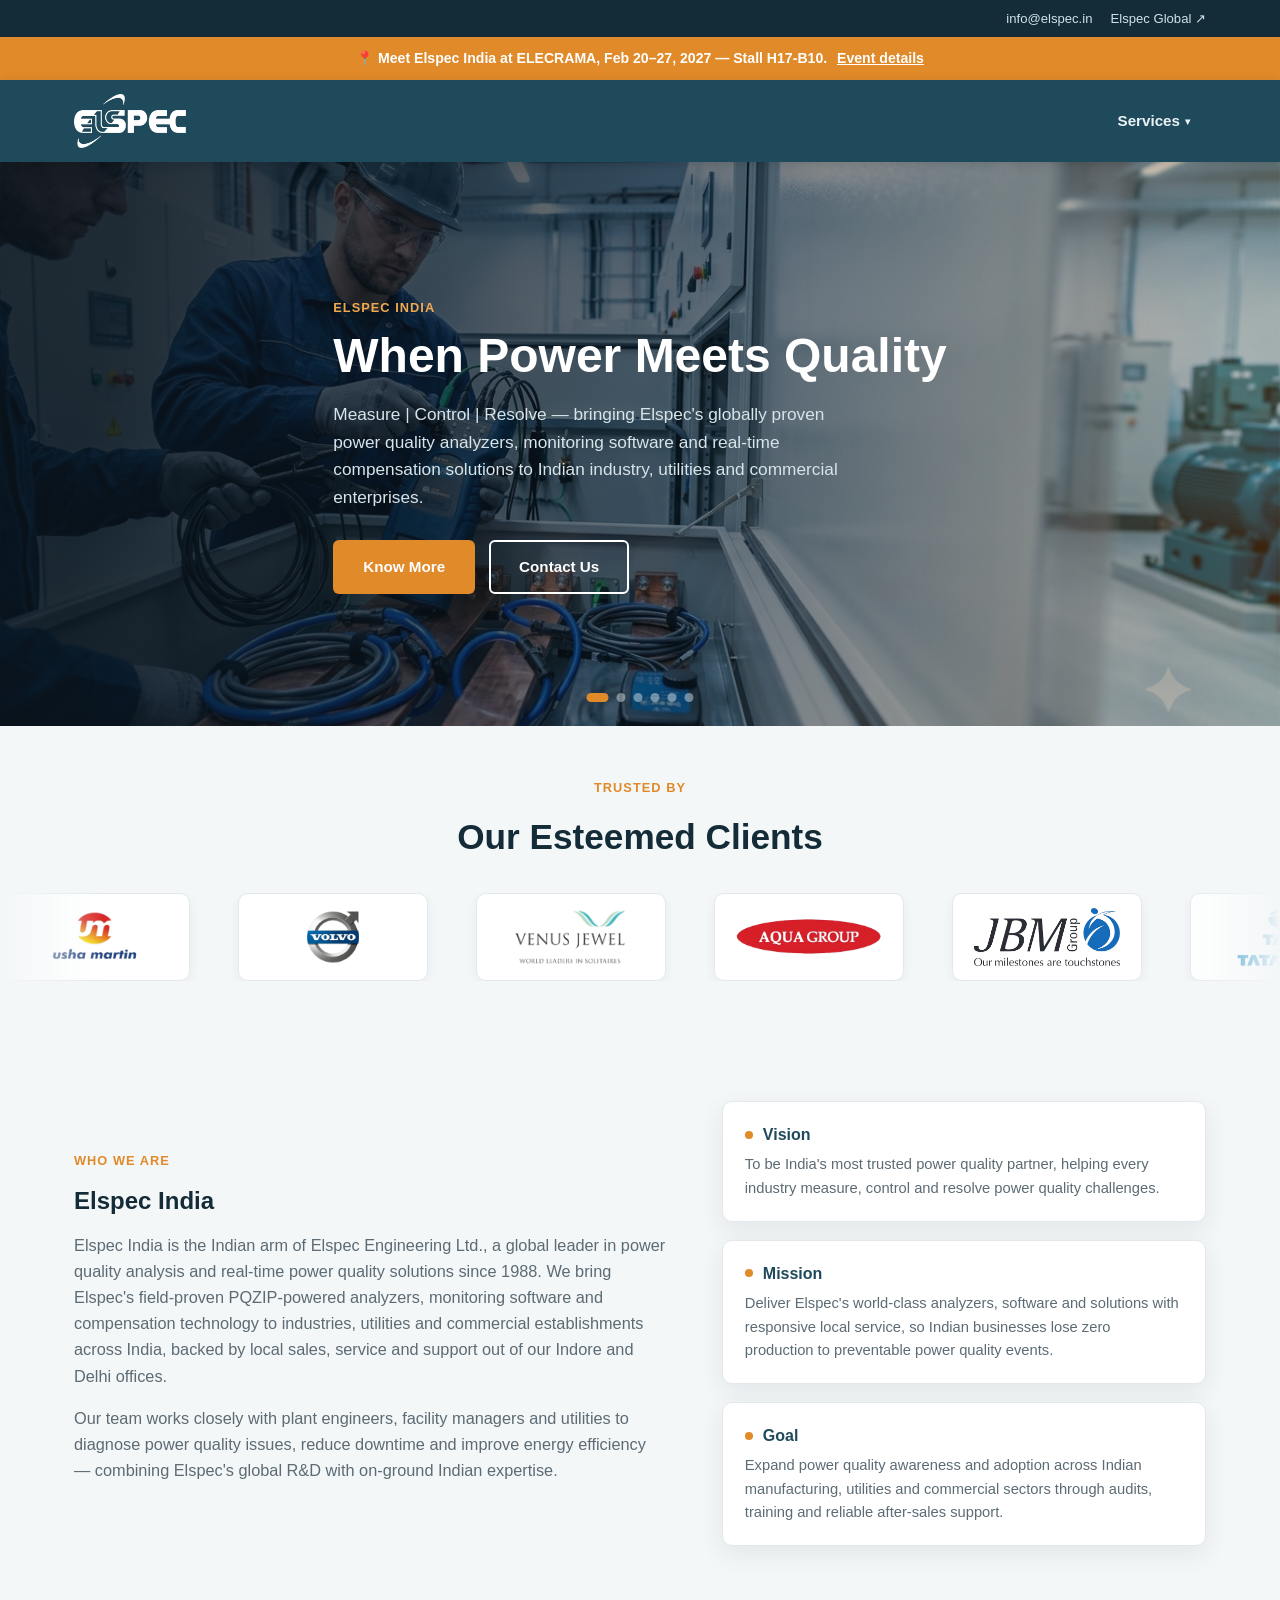
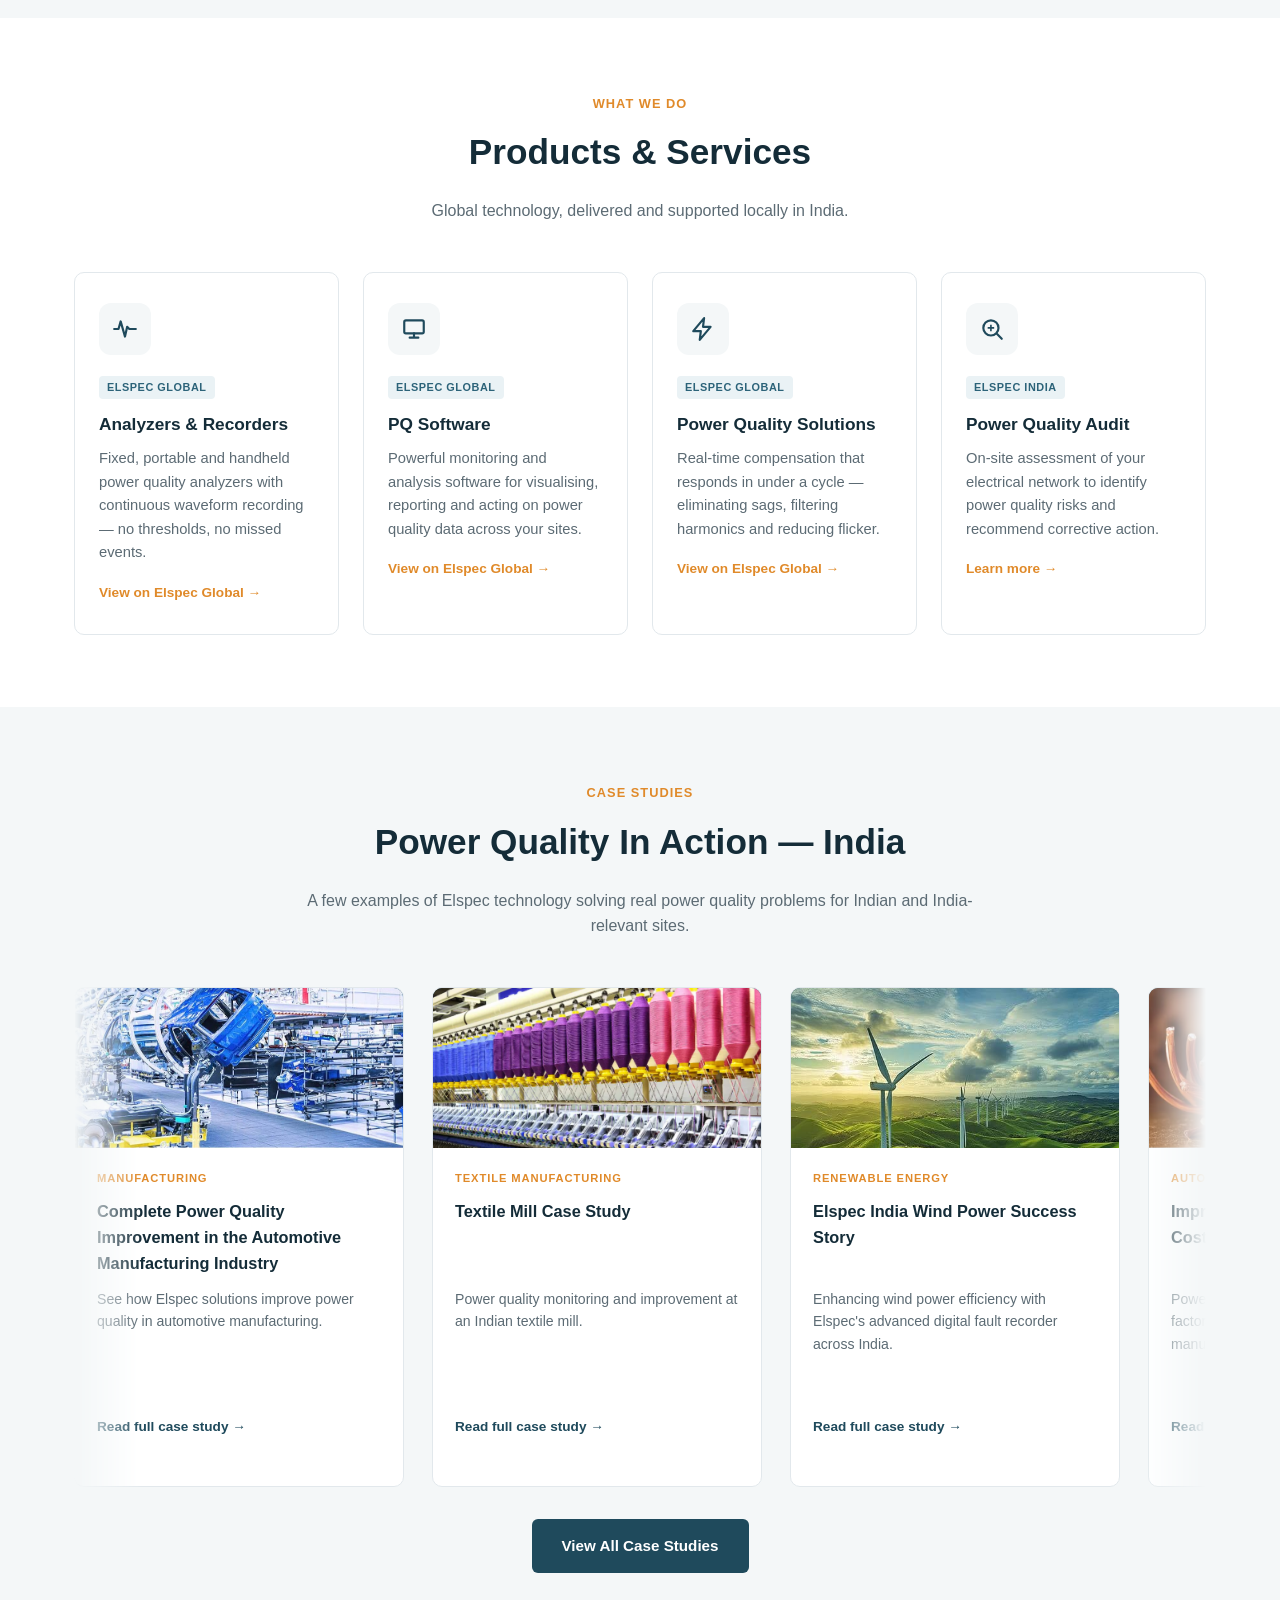
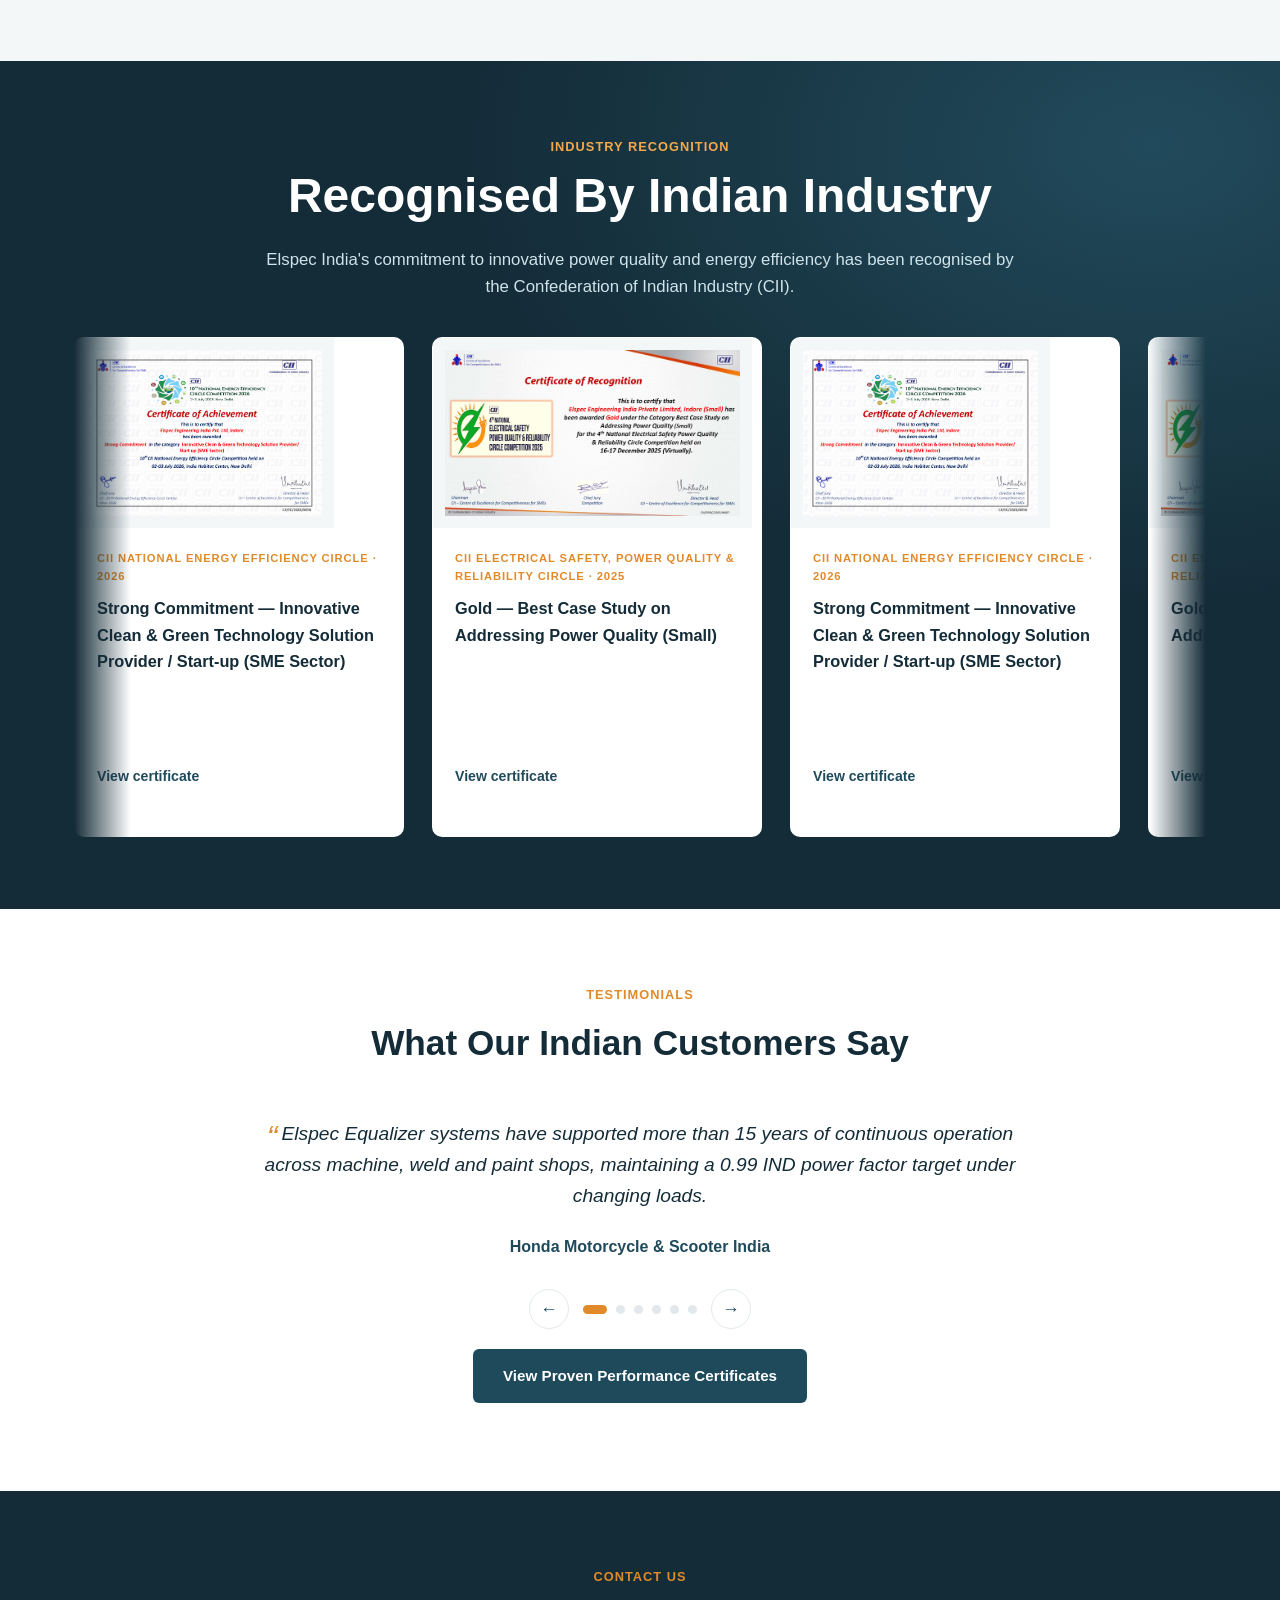
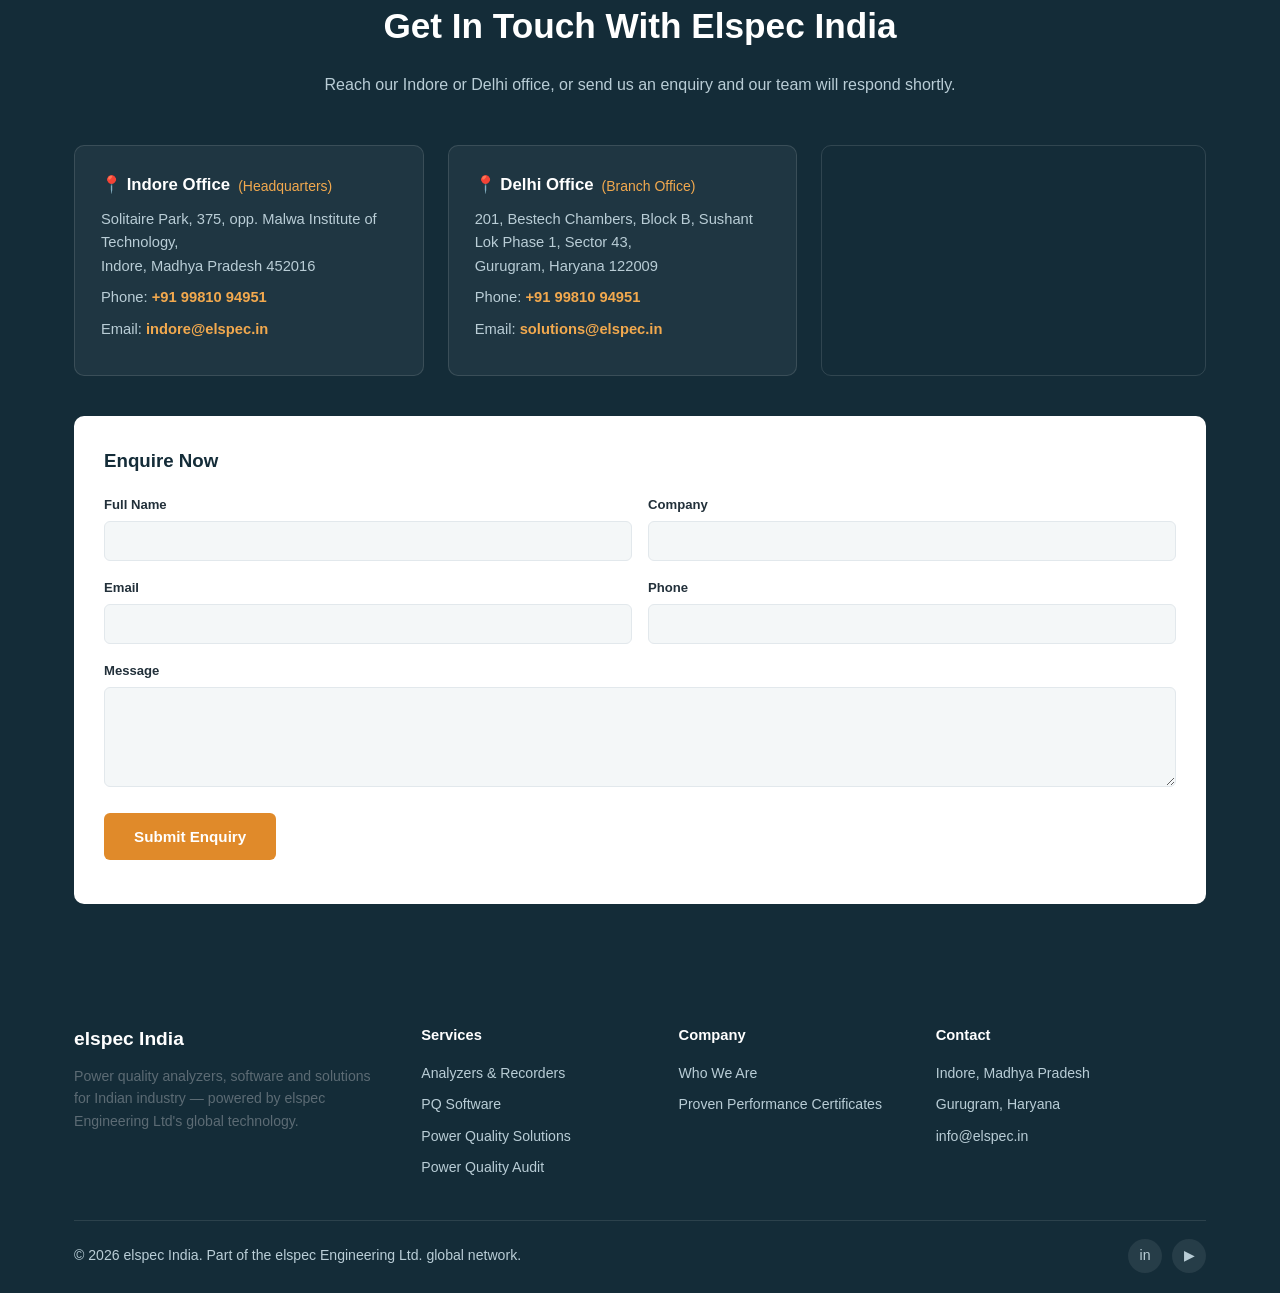
<file: index.html>
<!DOCTYPE html>
<html lang="en">
<head>
<meta charset="UTF-8">
<meta name="viewport" content="width=device-width, initial-scale=1.0">
<title>Elspec India | Power Quality Analyzers, Software &amp; Solutions</title>
<meta name="description" content="Elspec India brings Elspec's global power quality analyzers, PQ software, real-time compensation solutions and power quality audits to Indian industry, utilities and commercial clients.">
<meta name="robots" content="noindex, nofollow">
<link rel="stylesheet" href="assets/css/style.css?v=20261015-certificate-popup">
</head>
<body>

<div class="topbar">
  <div class="container">
    <div class="topbar-links">
      <a href="mailto:info@elspec.in">info@elspec.in</a>
      <a href="https://www.elspec-ltd.com/" target="_blank" rel="noopener">Elspec Global ↗</a>
    </div>
  </div>
</div>

<div class="announce">
  📍 Meet Elspec India at ELECRAMA, Feb 20–27, 2027 — Stall H17-B10.
  <a href="event-elecrama-2027.html">Event details</a>
</div>

<header class="site-header">
  <div class="nav-wrap">
    <a href="index.html" class="logo">
      <img src="assets/img/elspec-logo.png" alt="Elspec" class="logo-img">
    </a>

    <nav class="main-nav">
      <ul>
        <li class="has-dropdown">
          <button class="nav-toggle">Services <span class="caret">▾</span></button>
          <div class="dropdown">
            <div class="mega-eyebrow">Explore Our Services</div>
            <div class="mega-grid">
              <a class="mega-item" href="https://www.elspec-ltd.com/metering-protection/" target="_blank" rel="noopener">
                <span class="mega-icon"><svg width="18" height="18" viewBox="0 0 24 24" fill="none"><path d="M2 12h4l2-7 4 14 2-9 2 2h6" stroke="currentColor" stroke-width="2" stroke-linecap="round" stroke-linejoin="round"/></svg></span>
                <span><span class="mega-item-title">Analyzers &amp; Recorders <span class="ext">Elspec Global ↗</span></span><span class="mega-item-desc">Fixed, portable &amp; handheld PQ analyzers</span></span>
              </a>
              <a class="mega-item" href="https://www.elspec-ltd.com/power-quality-software-pqscada-software/">
                <span class="mega-icon"><svg width="18" height="18" viewBox="0 0 24 24" fill="none"><rect x="3" y="4" width="18" height="12" rx="1.5" stroke="currentColor" stroke-width="2"/><path d="M8 20h8M12 16v4" stroke="currentColor" stroke-width="2" stroke-linecap="round"/></svg></span>
                <span><span class="mega-item-title">PQ Software <span class="ext">Elspec Global ↗</span></span><span class="mega-item-desc">Monitor &amp; report on power quality data</span></span>
              </a>
              <div class="mega-item">
                <span class="mega-icon"><svg width="18" height="18" viewBox="0 0 24 24" fill="none"><path d="M13 2 3 14h7l-1 8 10-12h-7l1-8Z" stroke="currentColor" stroke-width="2" stroke-linejoin="round"/></svg></span>
                <span><span class="mega-item-title">Power Quality Solutions</span><span class="mega-item-desc">Real-time compensation, under a cycle</span></span>
              </div>
              <a class="mega-item" href="power-quality-audit.html">
                <span class="mega-icon"><svg width="18" height="18" viewBox="0 0 24 24" fill="none"><circle cx="11" cy="11" r="7" stroke="currentColor" stroke-width="2"/><path d="m21 21-4.3-4.3" stroke="currentColor" stroke-width="2" stroke-linecap="round"/></svg></span>
                <span><span class="mega-item-title">Power Quality Audit</span><span class="mega-item-desc">On-site assessment &amp; action plan</span></span>
              </a>
            </div>
            <a class="mega-featured" href="https://www.elspec-ltd.com/" target="_blank" rel="noopener">
              <span class="mega-icon"><svg width="18" height="18" viewBox="0 0 24 24" fill="none"><circle cx="12" cy="12" r="9" stroke="currentColor" stroke-width="2"/><path d="M3 12h18M12 3c2.5 2.5 4 5.7 4 9s-1.5 6.5-4 9c-2.5-2.5-4-5.7-4-9s1.5-6.5 4-9Z" stroke="currentColor" stroke-width="2"/></svg></span>
              <span><span class="mega-featured-title">Explore The Full Elspec Range ↗</span><span class="mega-featured-desc">Every analyzer, software &amp; solution on Elspec Global</span></span>
            </a>
          </div>
        </li>

      </ul>
    </nav>

    <button class="nav-toggle-mobile" aria-label="Toggle menu"><span></span><span></span><span></span></button>
  </div>
</header>

<!-- ================= HERO ================= -->
<section class="hero">
  <div class="hero-slide slide-1 active" role="img" aria-label="Elspec power quality partner"></div>
  <div class="hero-slide slide-2" role="img" aria-label="Elspec power quality analyzer"></div>
  <div class="hero-slide slide-3" role="img" aria-label="Elspec engineer monitoring power quality"></div>
  <div class="hero-slide slide-4" role="img" aria-label="Elspec industrial switchgear"></div>
  <div class="hero-slide slide-5" role="img" aria-label="Elspec textile manufacturing installation"></div>
  <div class="hero-slide slide-6" role="img" aria-label="Elspec engineers installing power quality equipment"></div>
  <div class="container">
    <div class="hero-content">
      <span class="eyebrow" data-hero-eyebrow>Elspec India</span>
      <h1 data-hero-title>When Power Meets Quality</h1>
      <p data-hero-description>Measure | Control | Resolve — bringing Elspec's globally proven power quality analyzers, monitoring software and real-time compensation solutions to Indian industry, utilities and commercial enterprises.</p>
      <div class="hero-cta">
        <a href="index.html#what-we-do" class="btn btn-primary" data-hero-primary>Know More</a>
        <a href="index.html#contact" class="btn btn-outline" data-hero-secondary>Contact Us</a>
      </div>
    </div>
  </div>
  <div class="hero-dots">
    <button class="active" aria-label="Show partner slide"></button>
    <button aria-label="Show analyzer slide"></button>
    <button aria-label="Show engineer slide"></button>
    <button aria-label="Show switchgear slide"></button>
    <button aria-label="Show textile slide"></button>
    <button aria-label="Show engineering team slide"></button>
  </div>
</section>

<!-- ================= CLIENTS MARQUEE ================= -->
<section class="clients-band">
  <div class="container">
    <div class="section-head">
      <span class="eyebrow">Trusted By</span>
      <h2>Our Esteemed Clients</h2>
    </div>
  </div>
  <div class="marquee">
    <div class="marquee-track">
      <div class="client-chip"><img src="assets/img/clients/usha-martin.png" alt="Usha Martin"></div>
      <div class="client-chip"><img src="assets/img/clients/volvo.png" alt="Volvo"></div>
      <div class="client-chip"><img src="assets/img/clients/venus-jewel.png" alt="Venus Jewel"></div>
      <div class="client-chip"><img src="assets/img/clients/aqua-group.png" alt="Aqua Group"></div>
      <div class="client-chip"><img src="assets/img/clients/jbm-group.png" alt="JBM Group"></div>
      <div class="client-chip"><img src="assets/img/clients/tata-power.png" alt="Tata Power"></div>
      <div class="client-chip"><img src="assets/img/clients/maruti-suzuki.png" alt="Maruti Suzuki"></div>
      <div class="client-chip client-chip--finolex"><img src="assets/img/clients/finolex-cropped.png" alt="Finolex"></div>
      <div class="client-chip"><img src="assets/img/clients/lt-group.png" alt="LT Group"></div>
      <div class="client-chip"><img src="assets/img/clients/mercedes-benz.png" alt="Mercedes-Benz"></div>
      <div class="client-chip"><img src="assets/img/clients/eicher.png" alt="Eicher"></div>
      <div class="client-chip client-chip--namma-metro"><img src="assets/img/clients/namma-metro.png" alt="Namma Metro"></div>
      <div class="client-chip"><img src="assets/img/clients/usha-martin.png" alt="Usha Martin"></div>
      <div class="client-chip"><img src="assets/img/clients/volvo.png" alt="Volvo"></div>
      <div class="client-chip"><img src="assets/img/clients/venus-jewel.png" alt="Venus Jewel"></div>
      <div class="client-chip"><img src="assets/img/clients/aqua-group.png" alt="Aqua Group"></div>
      <div class="client-chip"><img src="assets/img/clients/jbm-group.png" alt="JBM Group"></div>
      <div class="client-chip"><img src="assets/img/clients/tata-power.png" alt="Tata Power"></div>
      <div class="client-chip"><img src="assets/img/clients/maruti-suzuki.png" alt="Maruti Suzuki"></div>
      <div class="client-chip client-chip--finolex"><img src="assets/img/clients/finolex-cropped.png" alt="Finolex"></div>
      <div class="client-chip"><img src="assets/img/clients/lt-group.png" alt="LT Group"></div>
      <div class="client-chip"><img src="assets/img/clients/mercedes-benz.png" alt="Mercedes-Benz"></div>
      <div class="client-chip"><img src="assets/img/clients/eicher.png" alt="Eicher"></div>
      <div class="client-chip client-chip--namma-metro"><img src="assets/img/clients/namma-metro.png" alt="Namma Metro"></div>
    </div>
  </div>
</section>

<!-- ================= WHO WE ARE ================= -->
<section id="who-we-are" class="section-alt">
  <div class="container about-grid">
    <div>
      <span class="eyebrow">Who We Are</span>
      <h2>Elspec India</h2>
      <p>Elspec India is the Indian arm of Elspec Engineering Ltd., a global leader in power quality analysis and real-time power quality solutions since 1988. We bring Elspec's field-proven PQZIP-powered analyzers, monitoring software and compensation technology to industries, utilities and commercial establishments across India, backed by local sales, service and support out of our Indore and Delhi offices.</p>
      <p>Our team works closely with plant engineers, facility managers and utilities to diagnose power quality issues, reduce downtime and improve energy efficiency — combining Elspec's global R&amp;D with on-ground Indian expertise.</p>
    </div>
    <div class="pillar-list">
      <div class="pillar">
        <h4><span class="dot"></span>Vision</h4>
        <p>To be India's most trusted power quality partner, helping every industry measure, control and resolve power quality challenges.</p>
      </div>
      <div class="pillar">
        <h4><span class="dot"></span>Mission</h4>
        <p>Deliver Elspec's world-class analyzers, software and solutions with responsive local service, so Indian businesses lose zero production to preventable power quality events.</p>
      </div>
      <div class="pillar">
        <h4><span class="dot"></span>Goal</h4>
        <p>Expand power quality awareness and adoption across Indian manufacturing, utilities and commercial sectors through audits, training and reliable after-sales support.</p>
      </div>
    </div>
  </div>
</section>

<!-- ================= WHAT WE DO ================= -->
<section id="what-we-do">
  <div class="container">
    <div class="section-head">
      <span class="eyebrow">What We Do</span>
      <h2>Products &amp; Services</h2>
      <p>Global technology, delivered and supported locally in India.</p>
    </div>
    <div class="cards-grid">

      <a class="what-card what-card-link" href="https://www.elspec-ltd.com/metering-protection/" target="_blank" rel="noopener">
        <div class="icon">
          <svg width="26" height="26" viewBox="0 0 24 24" fill="none"><path d="M2 12h4l2-7 4 14 2-9 2 2h6" stroke="currentColor" stroke-width="2" stroke-linecap="round" stroke-linejoin="round"/></svg>
        </div>
        <span class="tag">Elspec Global</span>
        <h3>Analyzers &amp; Recorders</h3>
        <p>Fixed, portable and handheld power quality analyzers with continuous waveform recording — no thresholds, no missed events.</p>
        <span class="link">View on Elspec Global →</span>
      </a>

      <div class="what-card">
        <div class="icon">
          <svg width="26" height="26" viewBox="0 0 24 24" fill="none"><rect x="3" y="4" width="18" height="12" rx="1.5" stroke="currentColor" stroke-width="2"/><path d="M8 20h8M12 16v4" stroke="currentColor" stroke-width="2" stroke-linecap="round"/></svg>
        </div>
        <span class="tag">Elspec Global</span>
        <h3>PQ Software</h3>
        <p>Powerful monitoring and analysis software for visualising, reporting and acting on power quality data across your sites.</p>
        <a class="link" href="https://www.elspec-ltd.com/power-quality-software-pqscada-software/">View on Elspec Global →</a>
      </div>

      <div class="what-card">
        <div class="icon">
          <svg width="26" height="26" viewBox="0 0 24 24" fill="none"><path d="M13 2 3 14h7l-1 8 10-12h-7l1-8Z" stroke="currentColor" stroke-width="2" stroke-linejoin="round"/></svg>
        </div>
        <span class="tag">Elspec Global</span>
        <h3>Power Quality Solutions</h3>
        <p>Real-time compensation that responds in under a cycle — eliminating sags, filtering harmonics and reducing flicker.</p>
        <a class="link" href="https://www.elspec-ltd.com/power-quality-and-power-factor-solutions-2/">View on Elspec Global →</a>
      </div>

      <div class="what-card">
        <div class="icon">
          <svg width="26" height="26" viewBox="0 0 24 24" fill="none"><circle cx="11" cy="11" r="7" stroke="currentColor" stroke-width="2"/><path d="m21 21-4.3-4.3" stroke="currentColor" stroke-width="2" stroke-linecap="round"/><path d="M8 11h6M11 8v6" stroke="currentColor" stroke-width="1.5"/></svg>
        </div>
        <span class="tag">Elspec India</span>
        <h3>Power Quality Audit</h3>
        <p>On-site assessment of your electrical network to identify power quality risks and recommend corrective action.</p>
        <a class="link" href="power-quality-audit.html">Learn more →</a>
      </div>

    </div>
  </div>
</section>

<!-- ================= CASE STUDIES (preview) ================= -->
<section id="case-studies-preview" class="section-alt">
  <div class="container">
    <div class="section-head">
      <span class="eyebrow">Case Studies</span>
      <h2>Power Quality In Action — India</h2>
      <p>A few examples of Elspec technology solving real power quality problems for Indian and India-relevant sites.</p>
    </div>
    <div class="cases-slider">
      <div class="cases-grid">

      <div class="case-card">
        <div class="case-thumb"><img src="assets/img/case-study/automotive/automotive-factory-thumbnail.jpg" alt="Blue automotive assembly line in a manufacturing plant"></div>
        <div class="case-body">
          <span class="eyebrow">Manufacturing</span>
          <h3>Complete Power Quality Improvement in the Automotive Manufacturing Industry</h3>
          <p>See how Elspec solutions improve power quality in automotive manufacturing.</p>
          <a href="https://www.elspec-ltd.com/complete-power-quality-improvement-in-the-automotive-manufacturing-industry/">Read full case study →</a>
        </div>
      </div>

      <div class="case-card">
        <div class="case-thumb"><img src="assets/img/case-study/shree-dinesh-mill/textile-mill-card.png" alt="Textile mill case study"></div>
        <div class="case-body">
          <span class="eyebrow">Textile Manufacturing</span>
          <h3>Textile Mill Case Study</h3>
          <p>Power quality monitoring and improvement at an Indian textile mill.</p>
          <a href="case-study-shree-dinesh-mill.html">Read full case study →</a>
        </div>
      </div>

      <div class="case-card">
        <div class="case-thumb"><img src="assets/img/case-study/india-wind/india-wind-card.jpg" alt="Wind turbines across a green landscape for the Elspec India Wind Power Success Story"></div>
        <div class="case-body">
          <span class="eyebrow">Renewable Energy</span>
          <h3>Elspec India Wind Power Success Story</h3>
          <p>Enhancing wind power efficiency with Elspec's advanced digital fault recorder across India.</p>
          <a href="case-study-india-wind.html">Read full case study →</a>
        </div>
      </div>

      <div class="case-card">
        <div class="case-thumb"><img src="assets/img/case-study/copper-manufacturing-card.png" alt="Copper wire manufacturing for the Elspec Global power quality case study"></div>
        <div class="case-body">
          <span class="eyebrow">Automotive</span>
          <h3>Improving Power Factor and Cutting Costs in Copper Manufacturing</h3>
          <p>Power quality solutions that improve power factor and reduce operating costs in copper manufacturing.</p>
          <a href="https://www.elspec-ltd.com/improving-power-factor-and-cutting-costs-in-copper-manufacturing-with-elspecs-power-quality-solution/">Read full case study →</a>
        </div>
      </div>

      <div class="case-card">
        <div class="case-thumb"><img src="assets/img/case-study/automotive-manufacturing-card.png" alt="Automotive manufacturing equipment for the Elspec Global power quality case study"></div>
        <div class="case-body">
          <span class="eyebrow">Automotive Manufacturing</span>
          <h3>Automotive Manufacturing: How the Right Power Quality Solution Reduces Demand Charges and Increases Savings</h3>
          <p>How the right power quality solution can reduce demand charges and increase savings in automotive manufacturing.</p>
          <a href="http://elspec-ltd.com/automotive-manufacturing-how-the-right-power-quality-solution-reduces-demand-charges-and-increases-savings/">Read full case study →</a>
        </div>
      </div>

      <div class="case-card">
        <div class="case-thumb"><img src="assets/img/case-study/mild-steel-industry-card.png" alt="Mild steel industry production for the Elspec Global power quality case study"></div>
        <div class="case-body">
          <span class="eyebrow">Mild Steel Industry</span>
          <h3>Solving Voltage Dips, Equipment Failure and Electrical Disturbances in the Mild Steel Industry</h3>
          <p>How power quality monitoring and correction can prevent voltage dips, equipment failure and electrical disturbances in mild steel production.</p>
          <a href="https://www.elspec-ltd.com/solving-voltage-dips-equipment-failure-and-electrical-disturbances-in-the-mild-steel-industry/">Read full case study →</a>
        </div>
      </div>

      </div>
    </div>
    <p style="text-align:center;margin-top:32px;">
      <a href="https://www.elspec-ltd.com/case-studies/" class="btn btn-navy">View All Case Studies</a>
    </p>
  </div>
</section>

<!-- ================= INDUSTRY RECOGNITION ================= -->
<section id="industry-recognition" class="home-awards-hero">
  <div class="container">
    <div class="section-head home-awards-intro">
      <span class="eyebrow">Industry Recognition</span>
      <h2>Recognised By Indian Industry</h2>
      <p>Elspec India's commitment to innovative power quality and energy efficiency has been recognised by the Confederation of Indian Industry (CII).</p>
    </div>
    <div class="home-awards-slider" data-home-awards-carousel role="region" aria-roledescription="carousel" aria-label="Elspec India industry awards">
      <div class="home-awards-track">
        <button class="home-award-card" type="button" data-home-certificate-image="assets/img/recognition/cii-certificate-of-achievement-elspec-indore.png" aria-label="View CII Certificate of Achievement">
          <div class="home-award-thumb"><img src="assets/img/recognition/cii-certificate-of-achievement-elspec-indore.png" alt="CII Certificate of Achievement awarded to Elspec Engineering India Pvt. Ltd., Indore"></div>
          <div class="home-award-copy">
            <span class="eyebrow">CII National Energy Efficiency Circle · 2026</span>
            <h3>Strong Commitment — Innovative Clean &amp; Green Technology Solution Provider / Start-up (SME Sector)</h3>
            <span class="home-award-link">View certificate</span>
          </div>
        </button>
        <button class="home-award-card" type="button" data-home-certificate-image="assets/img/recognition/cii-certificate-of-recognition-power-quality-2025.png" aria-label="View CII Gold Certificate of Recognition">
          <div class="home-award-thumb"><img src="assets/img/recognition/cii-certificate-of-recognition-power-quality-2025.png" alt="CII Gold Certificate of Recognition for Best Case Study on Addressing Power Quality"></div>
          <div class="home-award-copy">
            <span class="eyebrow">CII Electrical Safety, Power Quality &amp; Reliability Circle · 2025</span>
            <h3>Gold — Best Case Study on Addressing Power Quality (Small)</h3>
            <span class="home-award-link">View certificate</span>
          </div>
        </button>
      </div>
    </div>
  </div>
</section>

<dialog class="home-award-dialog" data-home-award-dialog aria-labelledby="home-award-dialog-title">
  <div class="home-award-dialog-inner">
    <div class="home-award-dialog-header">
      <h2 id="home-award-dialog-title" data-home-award-dialog-title>Certificate</h2>
      <button class="home-award-dialog-close" type="button" data-home-award-dialog-close aria-label="Close certificate">×</button>
    </div>
    <img data-home-award-dialog-image alt="">
  </div>
</dialog>

<!-- ================= TESTIMONIALS ================= -->
<section id="testimonials" class="home-testimonials">
  <div class="container">
    <div class="section-head">
      <span class="eyebrow">Testimonials</span>
      <h2>What Our Indian Customers Say</h2>
    </div>
    <div class="performance-testimonials">
      <div class="performance-testimonials__carousel" data-performance-testimonials role="region" aria-roledescription="carousel" aria-label="Customer testimonials">
        <div class="performance-testimonials__slides" aria-live="polite">
          <article class="performance-testimonial is-active" data-performance-testimonial aria-hidden="false">
            <h4>Honda Motorcycle &amp; Scooter India</h4>
            <p>Elspec Equalizer systems have supported more than 15 years of continuous operation across machine, weld and paint shops, maintaining a 0.99 IND power factor target under changing loads.</p>
          </article>
          <article class="performance-testimonial" data-performance-testimonial aria-hidden="true">
            <h4>Sodecia India</h4>
            <p>The Elspec Equalizer Unbalanced system has maintained a 0.99 IND power factor for more than 13 years, succeeding where earlier APFC systems repeatedly failed.</p>
          </article>
          <article class="performance-testimonial" data-performance-testimonial aria-hidden="true">
            <h4>Tamra Wires &amp; Cables</h4>
            <p>Elspec Activar Plus reduced apparent power by about 300 kVA, helped remove up to Rs. 6 lakh per month in maximum-demand surcharges, and earned power-factor incentives.</p>
          </article>
          <article class="performance-testimonial" data-performance-testimonial aria-hidden="true">
            <h4>Neel Metal Products</h4>
            <p>Elspec’s Equalizer Unbalanced system has delivered more than 14 years of real-time compensation, supporting power-factor control, harmonic mitigation and voltage stability.</p>
          </article>
          <article class="performance-testimonial" data-performance-testimonial aria-hidden="true">
            <h4>ARCI Hyderabad</h4>
            <p>The Elspec Equalizer RTPFC handles non-linear, unbalanced furnace loads and supports power-factor targets of 0.99 on utility supply and 0.80 on DG supply.</p>
          </article>
          <article class="performance-testimonial" data-performance-testimonial aria-hidden="true">
            <h4>Shri Dinesh Mills</h4>
            <p>Elspec Activar Plus improved power factor from 0.77 to 0.99, eliminated voltage dips, and reduced kVA demand by 16% and peak current by 30%.</p>
          </article>
        </div>
        <div class="performance-testimonials__controls">
          <button class="performance-testimonials__arrow" type="button" data-performance-testimonials-previous aria-label="Previous testimonial">&#8592;</button>
          <div class="performance-testimonials__dots" data-performance-testimonials-dots role="tablist" aria-label="Choose a testimonial"></div>
          <button class="performance-testimonials__arrow" type="button" data-performance-testimonials-next aria-label="Next testimonial">&#8594;</button>
        </div>
      </div>
    </div>
    <p style="text-align:center;margin-top:20px;">
      <a href="testimonials.html#performance-certificates" class="btn btn-navy">View Proven Performance Certificates</a>
    </p>
  </div>
</section>

<!-- ================= CONTACT ================= -->
<section id="contact" class="contact-section">
  <div class="container">
    <div class="section-head">
      <span class="eyebrow">Contact Us</span>
      <h2>Get In Touch With Elspec India</h2>
      <p>Reach our Indore or Delhi office, or send us an enquiry and our team will respond shortly.</p>
    </div>

    <div class="contact-grid">
      <div class="office-card">
        <h3>📍 Indore Office <small style="font-weight:400;color:var(--accent-light);">(Headquarters)</small></h3>
        <p>Solitaire Park, 375, opp. Malwa Institute of Technology,<br>Indore, Madhya Pradesh 452016</p>
        <p>Phone: <a href="tel:+919981094951">+91 99810 94951</a></p>
        <p>Email: <a href="mailto:indore@elspec.in">indore@elspec.in</a></p>
      </div>
      <div class="office-card">
        <h3>📍 Delhi Office <small style="font-weight:400;color:var(--accent-light);">(Branch Office)</small></h3>
        <p>201, Bestech Chambers, Block B, Sushant Lok Phase 1, Sector 43,<br>Gurugram, Haryana 122009</p>
        <p>Phone: <a href="tel:+919981094951">+91 99810 94951</a></p>
        <p>Email: <a href="mailto:solutions@elspec.in">solutions@elspec.in</a></p>
      </div>
      <div class="map-embed">
        <iframe title="Elspec India location map" src="https://www.google.com/maps?q=Elspec+Engineering+India+Pvt+Ltd,+Solitaire+Park,+Indore,+Madhya+Pradesh+452016&output=embed" loading="lazy" referrerpolicy="no-referrer-when-downgrade"></iframe>
      </div>
    </div>

    <div class="enquire-card">
      <h3>Enquire Now</h3>
      <!-- Zoho CRM Web-to-Lead: Do not remove the hidden fields below, the form-level "Do not remove" comments came from Zoho's generated code. -->
      <form class="enquire-form" action="https://crm.zoho.in/crm/WebToLeadForm" name="WebToLeads1336117000001430006" method="POST" accept-charset="UTF-8">
        <input type="text" style="display:none;" name="xnQsjsdp" value="a3e55d94619e0d04d292387b870147189e83aa7a58be972419e7e2eb98df0650">
        <input type="hidden" name="zc_gad" id="zc_gad" value="">
        <input type="text" style="display:none;" name="xmIwtLD" value="2c5b650958d11eccdb090cf896c49e41f637bff9f0b6198fb6507e2df59ca2fc12ccc6a311bd3a6360fb33c42dc0348b">
        <input type="text" style="display:none;" name="actionType" value="TGVhZHM=">
        <input type="text" style="display:none;" name="returnURL" value="https://www.elspec.in">
        <input type="text" style="display:none;" name="aG9uZXlwb3Q" value="">
        <!-- Not shown to visitors: satisfies a mandatory "Estimated Order Date" field on the Leads layout that doesn't apply to a general enquiry. Remove this once that field is made optional in Zoho (Setup -> Modules -> Leads -> Layout). -->
        <input type="hidden" id="LEADCF52" name="LEADCF52" value="">
        <input type="hidden" name="Lead Source" value="Website lead">
        <div class="form-grid">
          <div>
            <label for="name">Full Name</label>
            <input id="name" name="Last Name" type="text" required>
          </div>
          <div>
            <label for="companyField">Company</label>
            <input id="companyField" name="Company" type="text" required>
          </div>
          <div>
            <label for="email">Email</label>
            <input id="email" name="Email" type="email" required>
          </div>
          <div>
            <label for="phone">Phone</label>
            <input id="phone" name="Phone" type="tel" required>
          </div>
          <div class="full">
            <label for="message">Message</label>
            <textarea id="message" name="Description" required></textarea>
          </div>
        </div>
        <button type="submit" class="btn btn-primary" style="margin-top:18px;">Submit Enquiry</button>
        <p class="form-status"></p>
      </form>
      <!-- Do not remove this --- Analytics Tracking code starts -->
      <script id="wf_anal" src="https://crm.zohopublic.in/crm/WebFormAnalyticsServeServlet?rid=[base64]&tw=aa47f54e7a6184f78682d937c53209fce9ebb2d78c72b2c071b546a726a5e879&version=v2"></script>
      <!-- Do not remove this --- Analytics Tracking code ends. -->
    </div>
  </div>
</section>

<!-- ================= FOOTER ================= -->
<footer class="site-footer">
  <div class="container">
    <div class="footer-grid">
      <div>
        <div class="footer-logo">elspec India</div>
        <p>Power quality analyzers, software and solutions for Indian industry — powered by elspec Engineering Ltd's global technology.</p>
      </div>
      <div>
        <h4>Services</h4>
        <ul>
          <li><a href="https://www.elspec-ltd.com/metering-protection/" target="_blank" rel="noopener">Analyzers &amp; Recorders</a></li>
          <li><a href="https://www.elspec-ltd.com/power-quality-software-pqscada-software/">PQ Software</a></li>
          <li>Power Quality Solutions</li>
          <li><a href="power-quality-audit.html">Power Quality Audit</a></li>
        </ul>
      </div>
      <div>
        <h4>Company</h4>
        <ul>
          <li><a href="index.html#who-we-are">Who We Are</a></li>
          <li><a href="testimonials.html#performance-certificates">Proven Performance Certificates</a></li>
        </ul>
      </div>
      <div>
        <h4>Contact</h4>
        <ul>
          <li>Indore, Madhya Pradesh</li>
          <li>Gurugram, Haryana</li>
          <li><a href="mailto:info@elspec.in">info@elspec.in</a></li>
        </ul>
      </div>
    </div>
    <div class="footer-bottom">
      <span>© 2026 elspec India. Part of the elspec Engineering Ltd. global network.</span>
      <div class="social-row">
        <a href="#" aria-label="LinkedIn">in</a>
        <a href="#" aria-label="YouTube">▶</a>
      </div>
    </div>
  </div>
</footer>

<script src="assets/js/main.js?v=20261015-certificate-popup"></script>
</body>
</html>
</file>
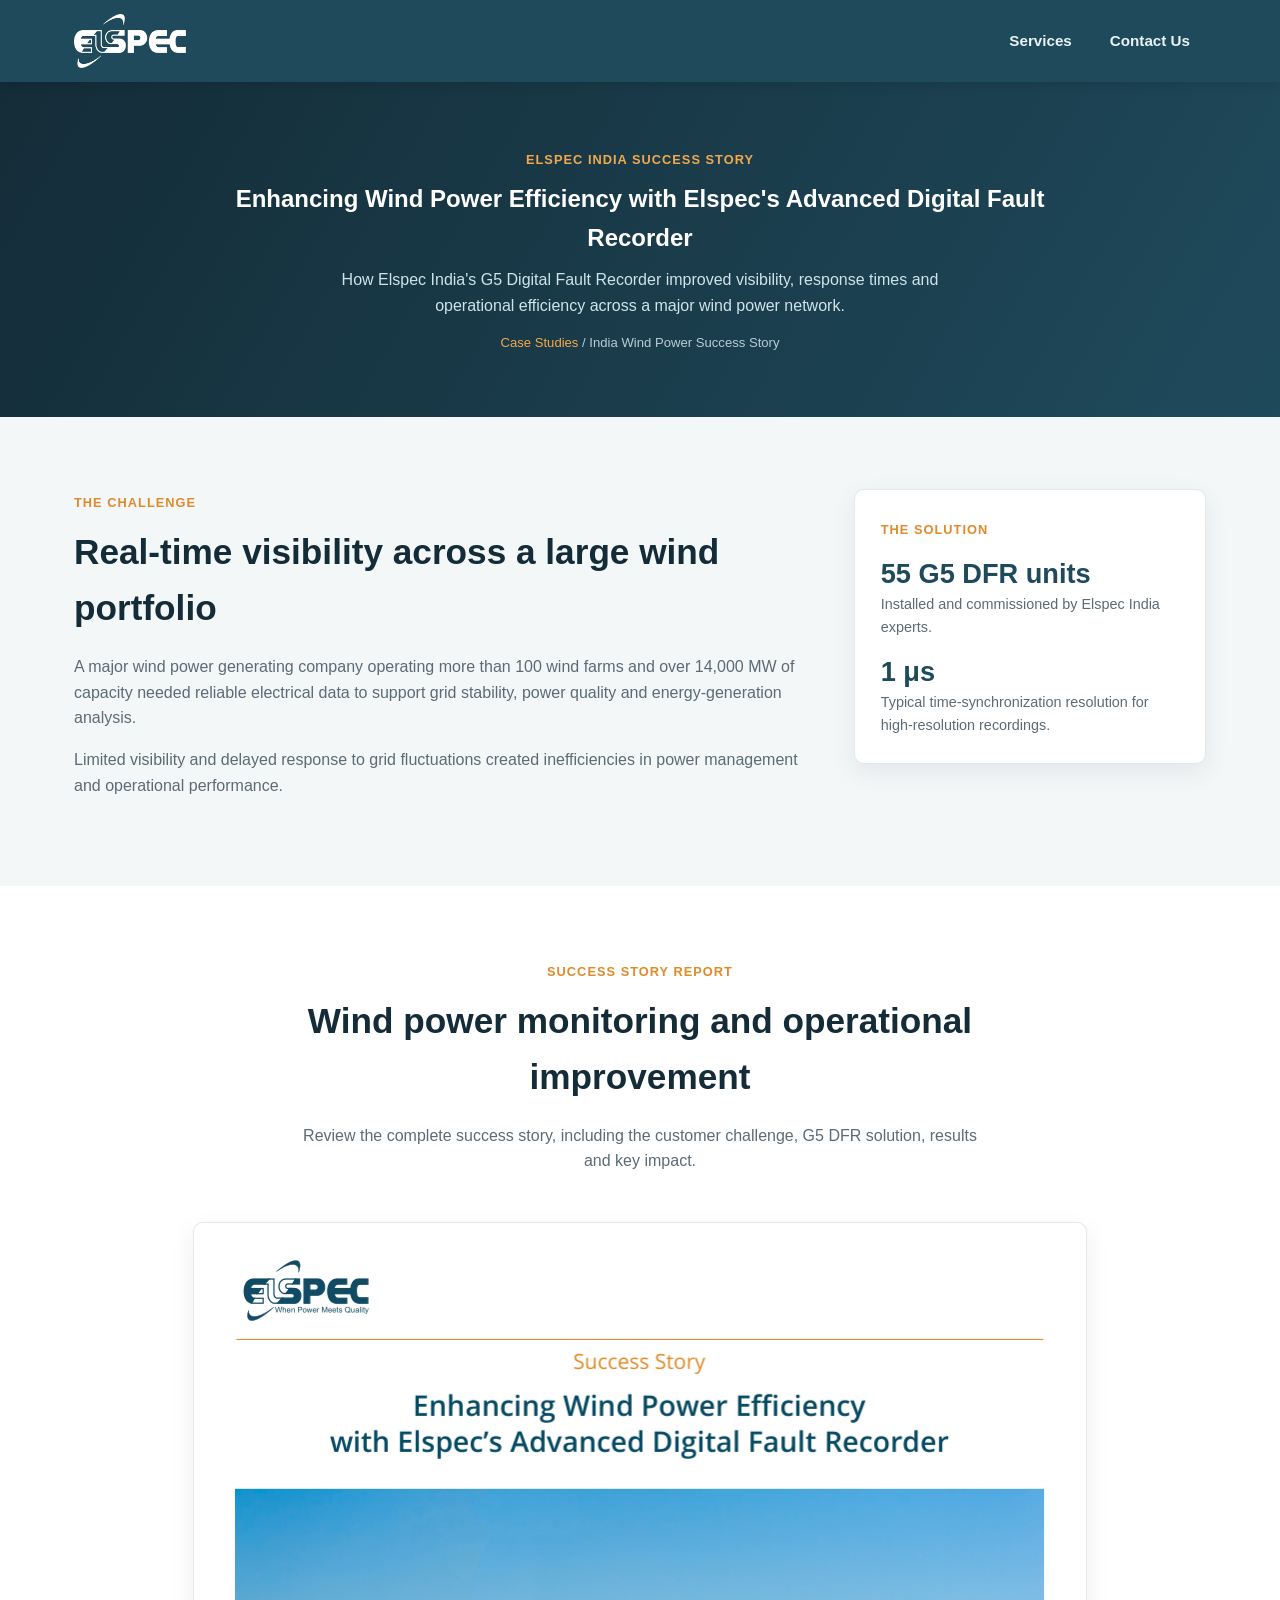
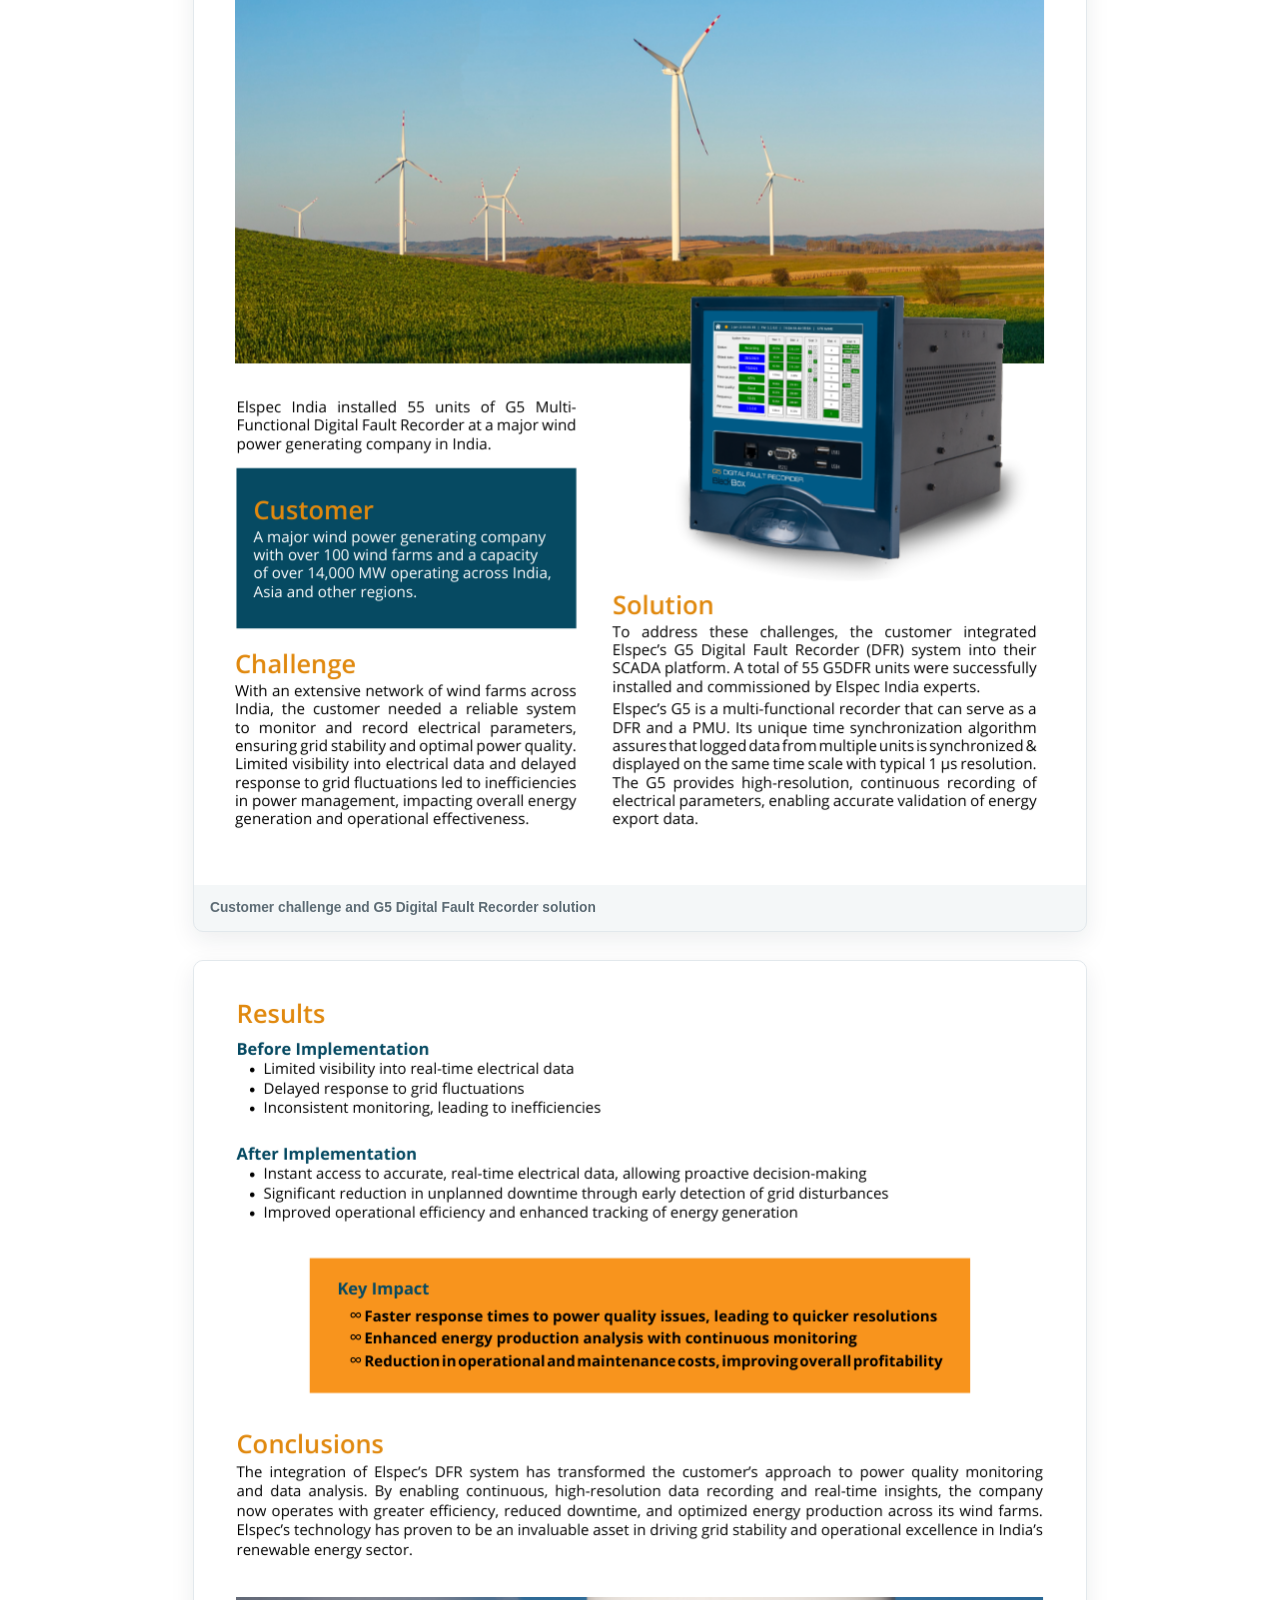
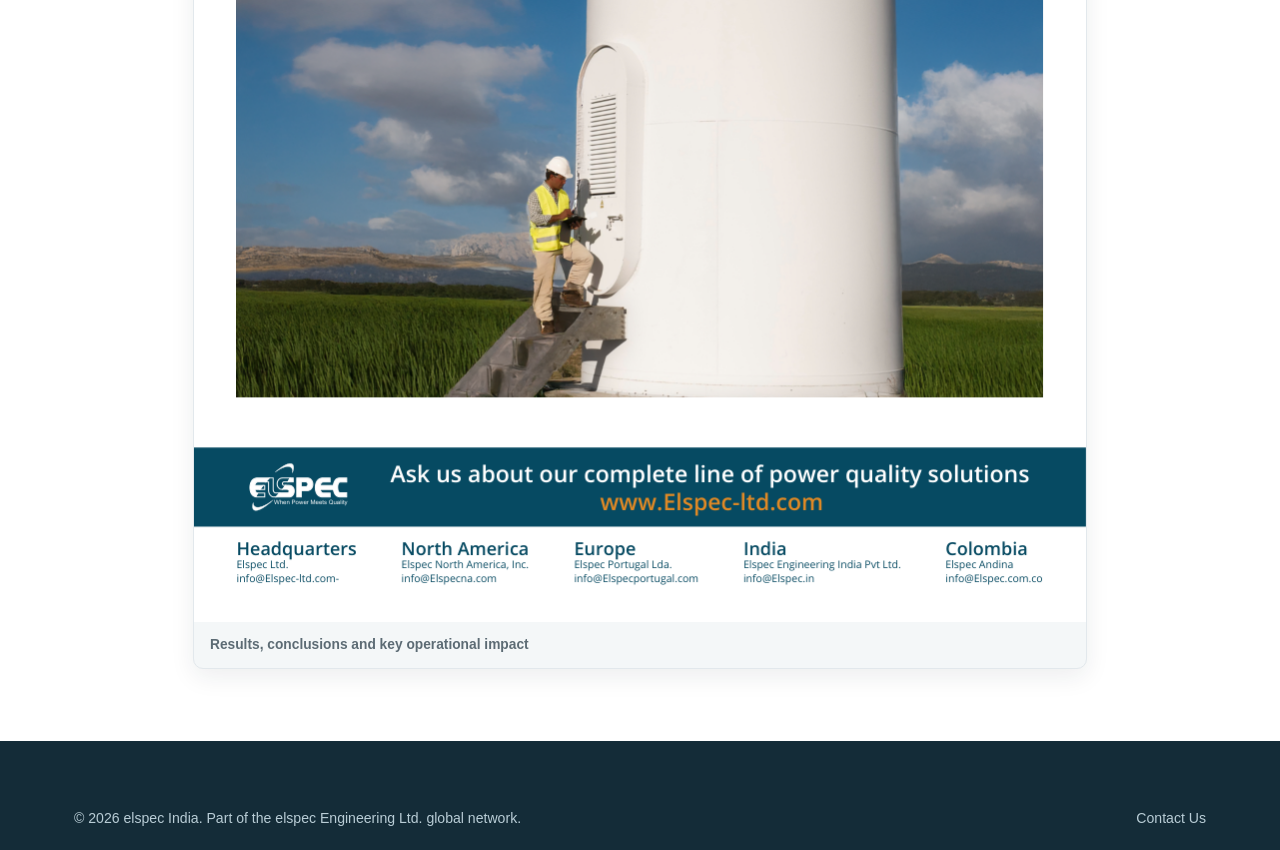
<file: case-study-india-wind.html>
<!DOCTYPE html>
<html lang="en">
<head>
<meta charset="UTF-8">
<meta name="viewport" content="width=device-width, initial-scale=1.0">
<title>Elspec India Wind Power Success Story | Digital Fault Recorder</title>
<meta name="description" content="Read the Elspec India wind power success story featuring 55 G5 Digital Fault Recorder units installed across a major wind power generating company.">
<link rel="stylesheet" href="assets/css/style.css">
</head>
<body>

<header class="site-header">
  <div class="nav-wrap">
    <a href="index.html" class="logo">
      <img src="assets/img/elspec-logo.png" alt="Elspec" class="logo-img">
    </a>
    <nav class="main-nav">
      <ul>
        <li><a href="index.html#what-we-do">Services</a></li>
        <li><a href="index.html#contact">Contact Us</a></li>
      </ul>
    </nav>
    <button class="nav-toggle-mobile" aria-label="Toggle menu"><span></span><span></span><span></span></button>
  </div>
</header>

<main>
  <section class="page-hero case-study-hero">
    <div class="container">
      <span class="eyebrow">Elspec India Success Story</span>
      <h1>Enhancing Wind Power Efficiency with Elspec's Advanced Digital Fault Recorder</h1>
      <p>How Elspec India's G5 Digital Fault Recorder improved visibility, response times and operational efficiency across a major wind power network.</p>
      <div class="breadcrumb"><a href="index.html#case-studies-preview">Case Studies</a> / India Wind Power Success Story</div>
    </div>
  </section>

  <section class="case-study-intro">
    <div class="container case-study-intro-grid">
      <div>
        <span class="eyebrow">The Challenge</span>
        <h2>Real-time visibility across a large wind portfolio</h2>
        <p>A major wind power generating company operating more than 100 wind farms and over 14,000 MW of capacity needed reliable electrical data to support grid stability, power quality and energy-generation analysis.</p>
        <p>Limited visibility and delayed response to grid fluctuations created inefficiencies in power management and operational performance.</p>
      </div>
      <div class="case-study-highlight">
        <span class="eyebrow">The Solution</span>
        <strong>55 G5 DFR units</strong>
        <p>Installed and commissioned by Elspec India experts.</p>
        <strong>1 μs</strong>
        <p>Typical time-synchronization resolution for high-resolution recordings.</p>
      </div>
    </div>
  </section>

  <section class="case-study-pages">
    <div class="container">
      <div class="section-head">
        <span class="eyebrow">Success Story Report</span>
        <h2>Wind power monitoring and operational improvement</h2>
        <p>Review the complete success story, including the customer challenge, G5 DFR solution, results and key impact.</p>
      </div>
      <div class="case-study-document">
        <figure><img src="assets/img/case-study/india-wind/page-1.png" alt="Elspec India wind power success story challenge and G5 Digital Fault Recorder solution"><figcaption>Customer challenge and G5 Digital Fault Recorder solution</figcaption></figure>
        <figure><img src="assets/img/case-study/india-wind/page-2.png" alt="Elspec India wind power success story results conclusions and key impact"><figcaption>Results, conclusions and key operational impact</figcaption></figure>
      </div>
    </div>
  </section>
</main>

<footer class="site-footer">
  <div class="container">
    <div class="footer-bottom">
      <span>© 2026 elspec India. Part of the elspec Engineering Ltd. global network.</span>
      <a href="index.html#contact">Contact Us</a>
    </div>
  </div>
</footer>

<script src="assets/js/main.js"></script>
</body>
</html>
</file>
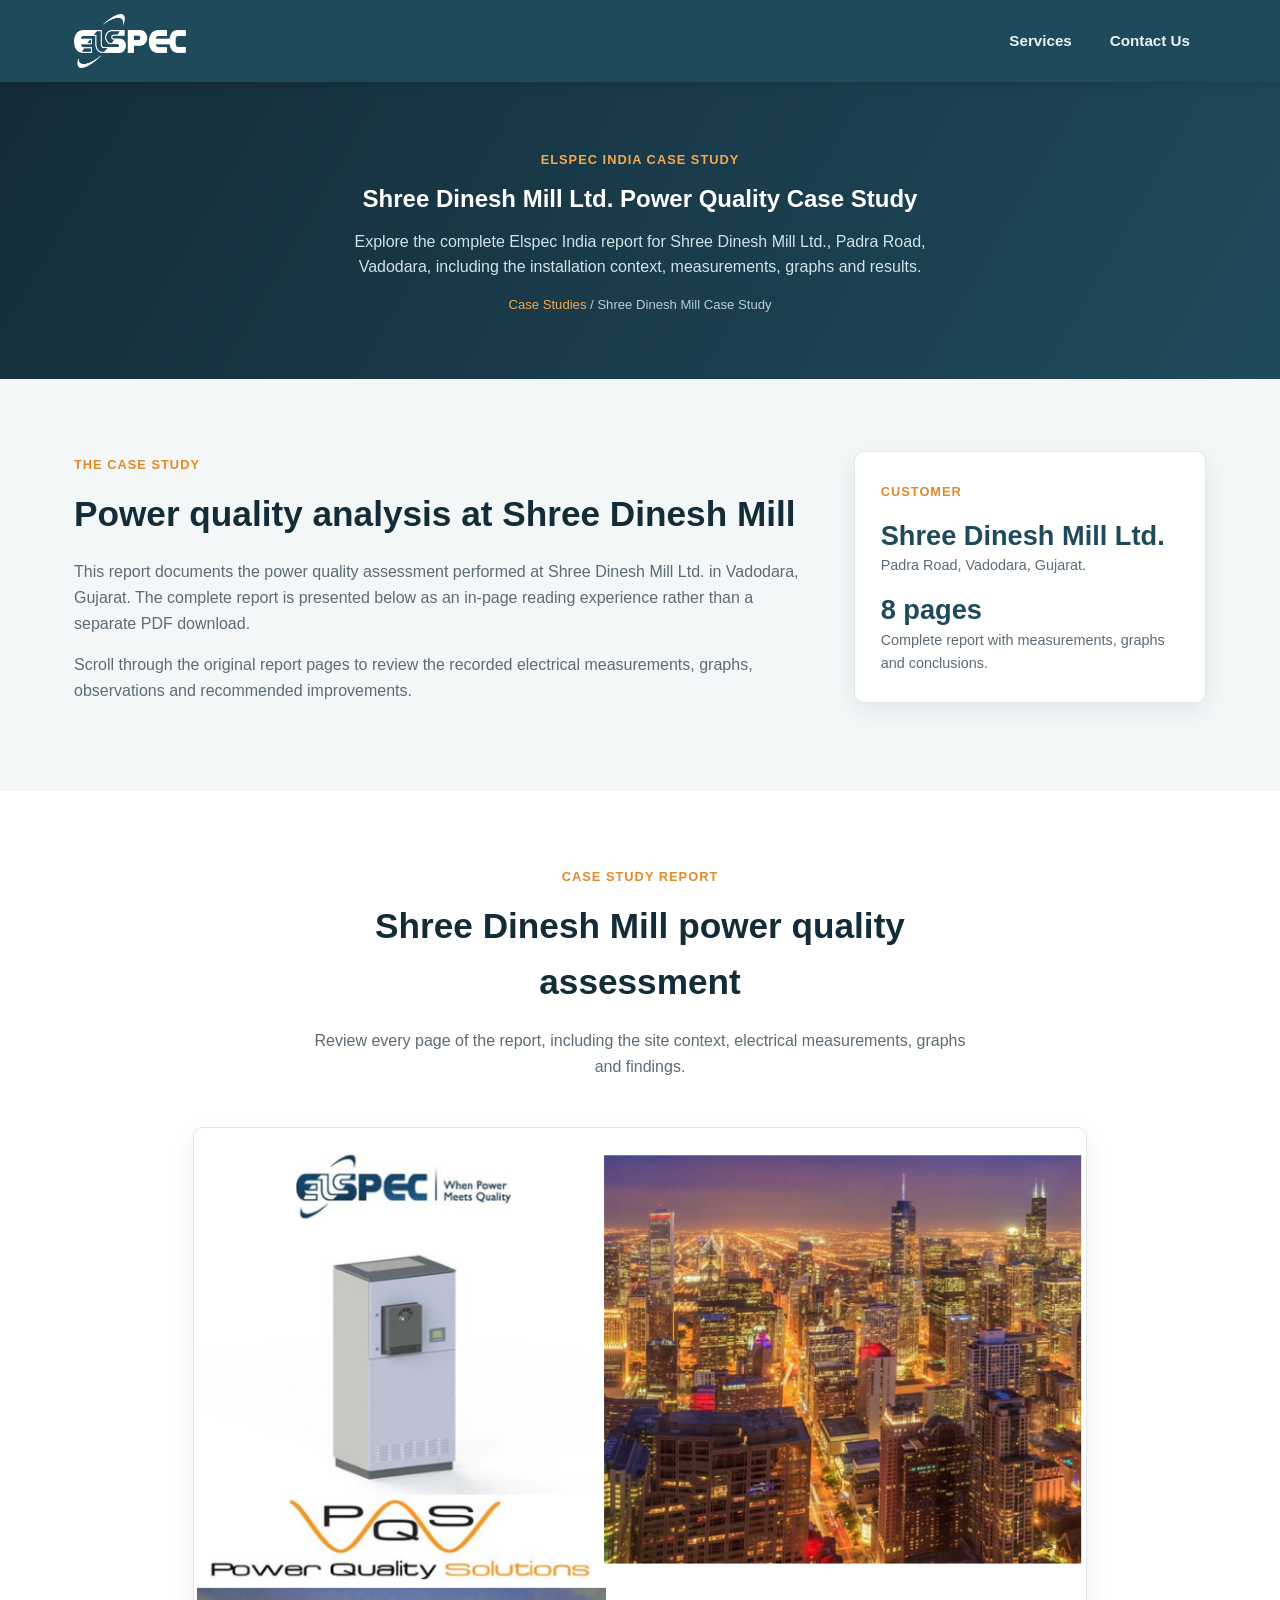
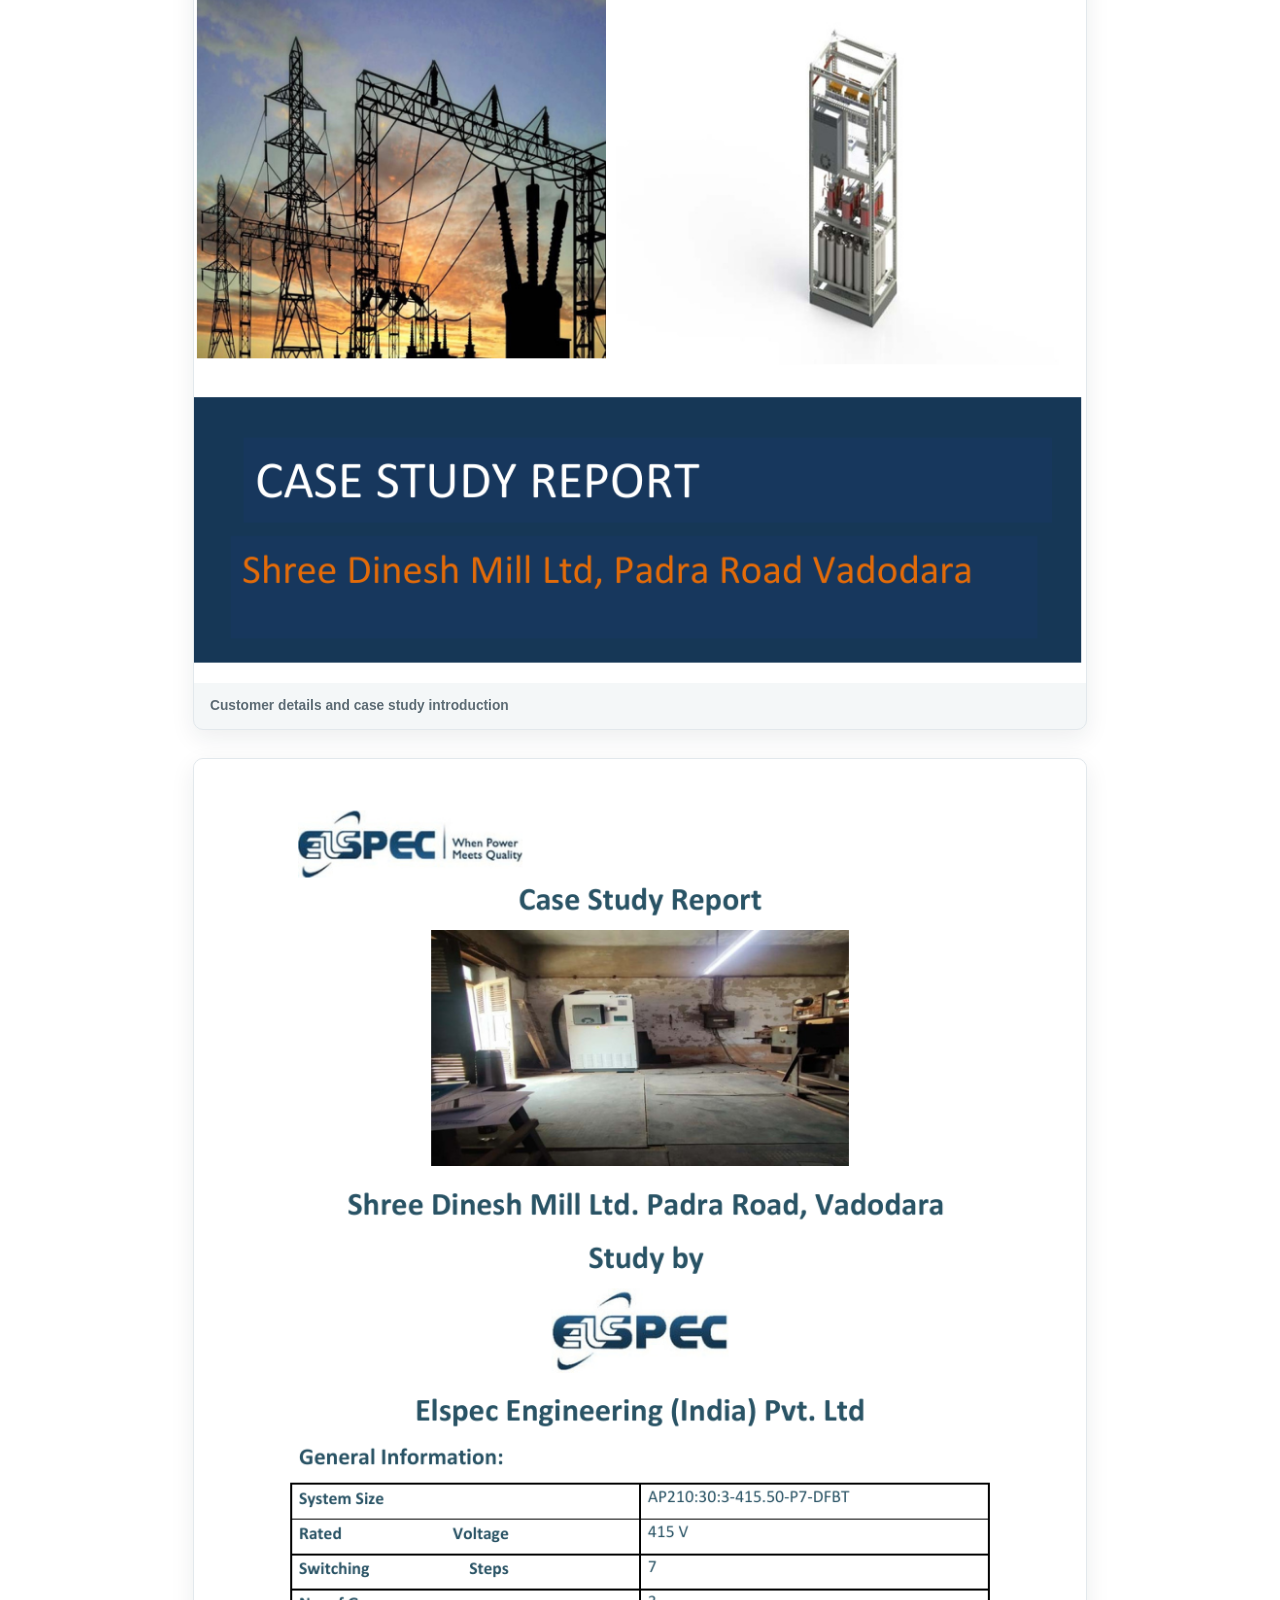
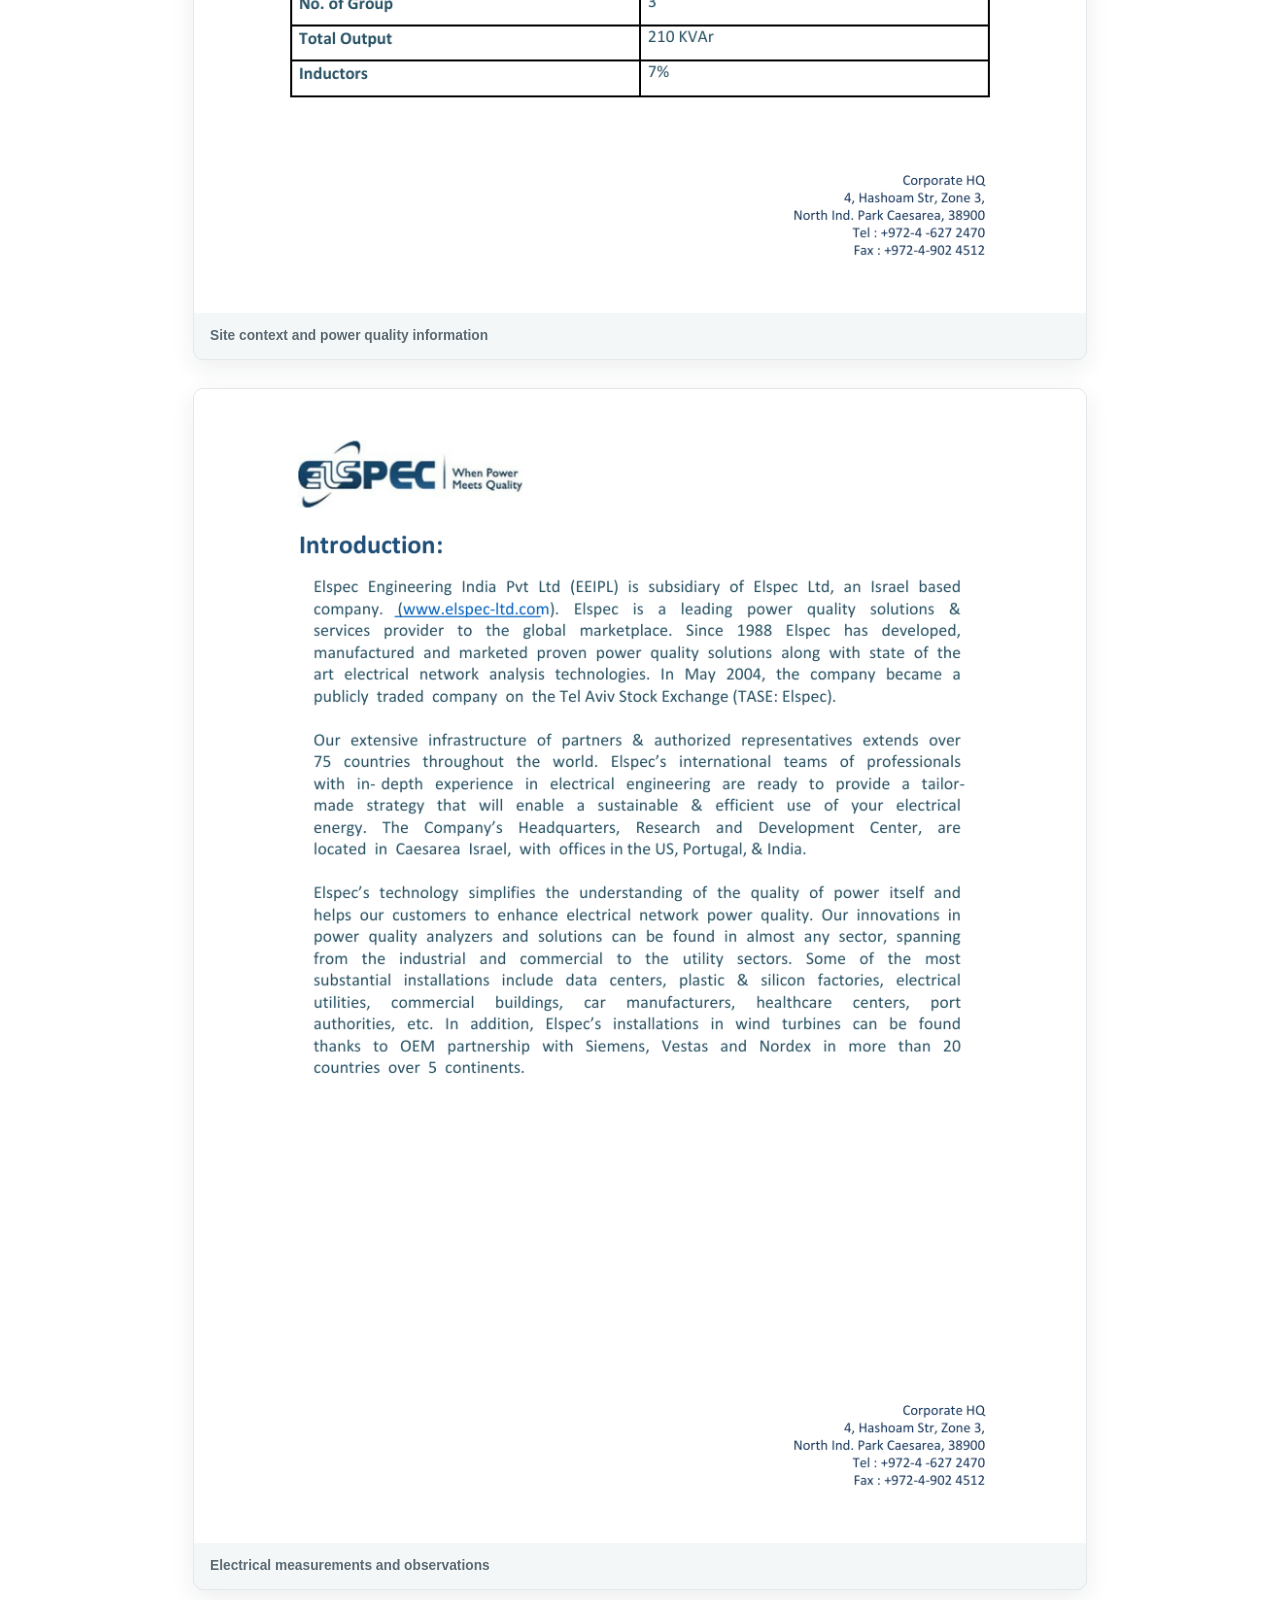
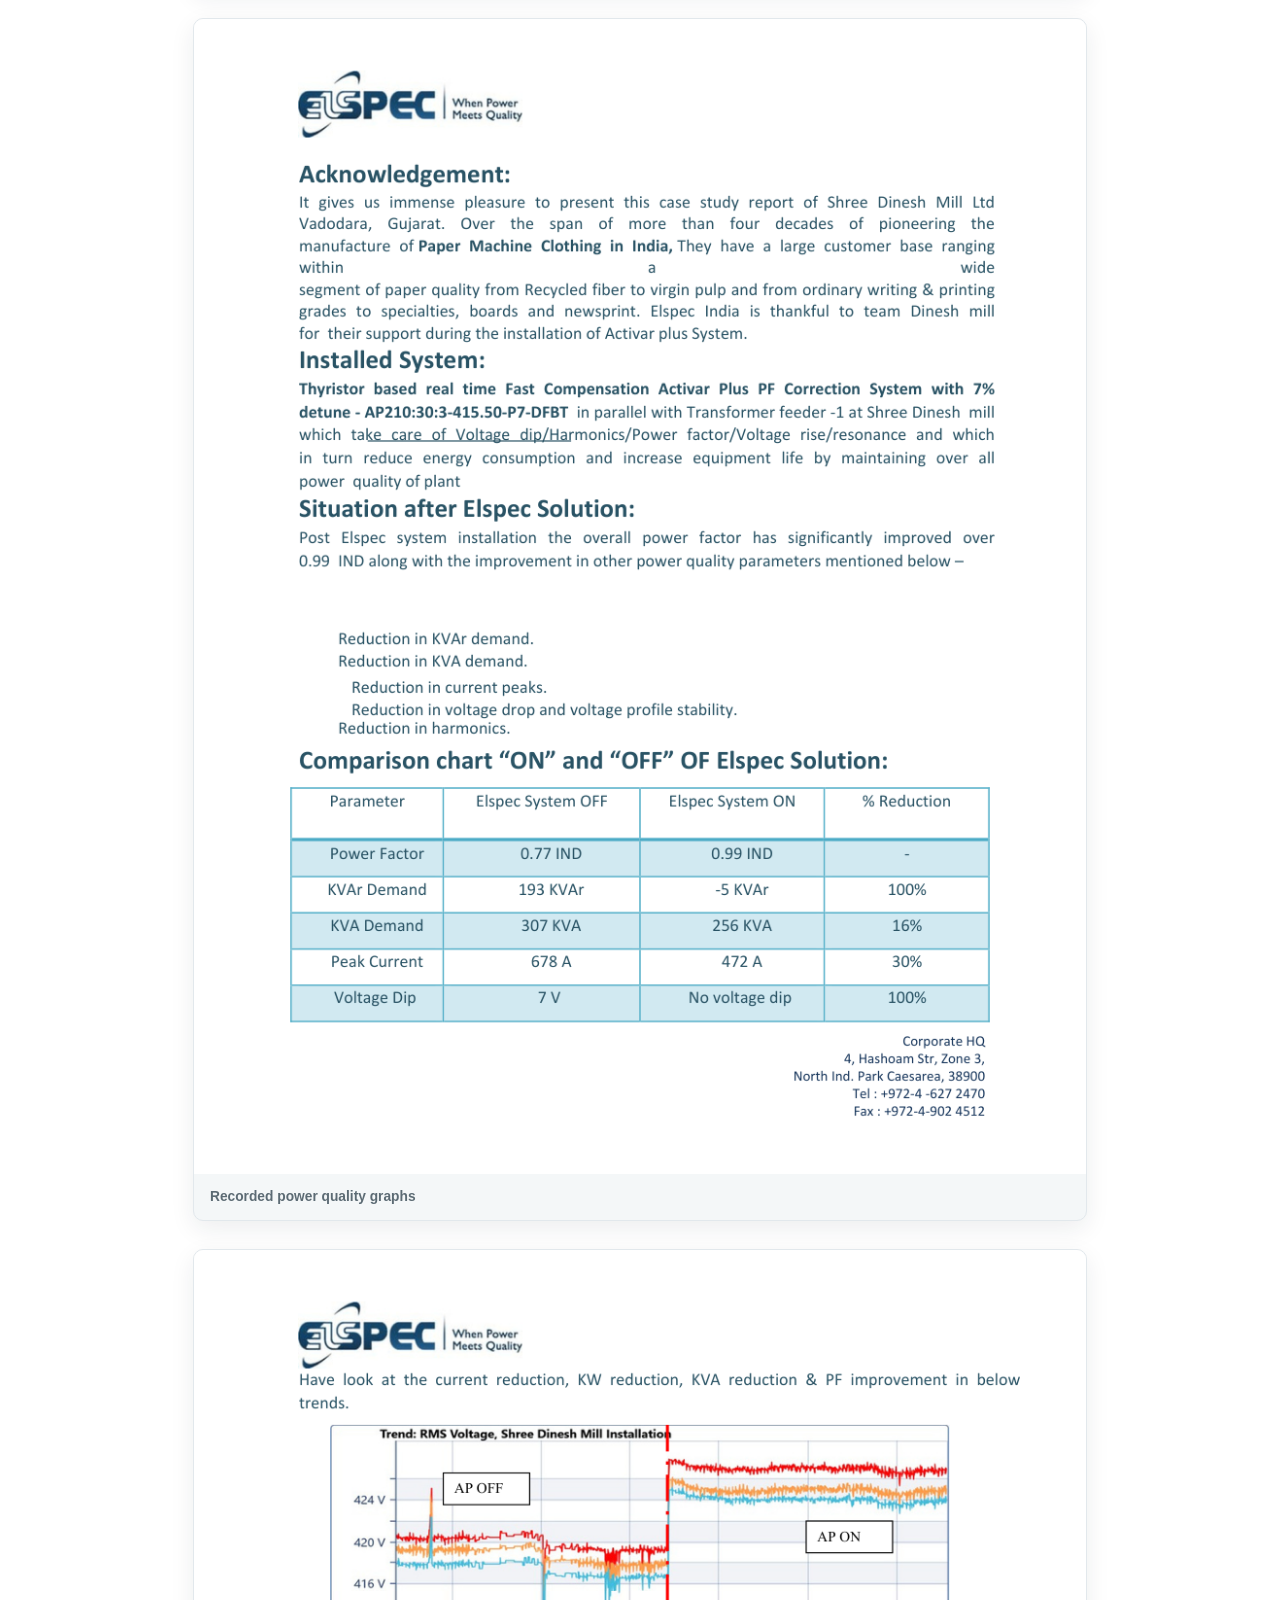
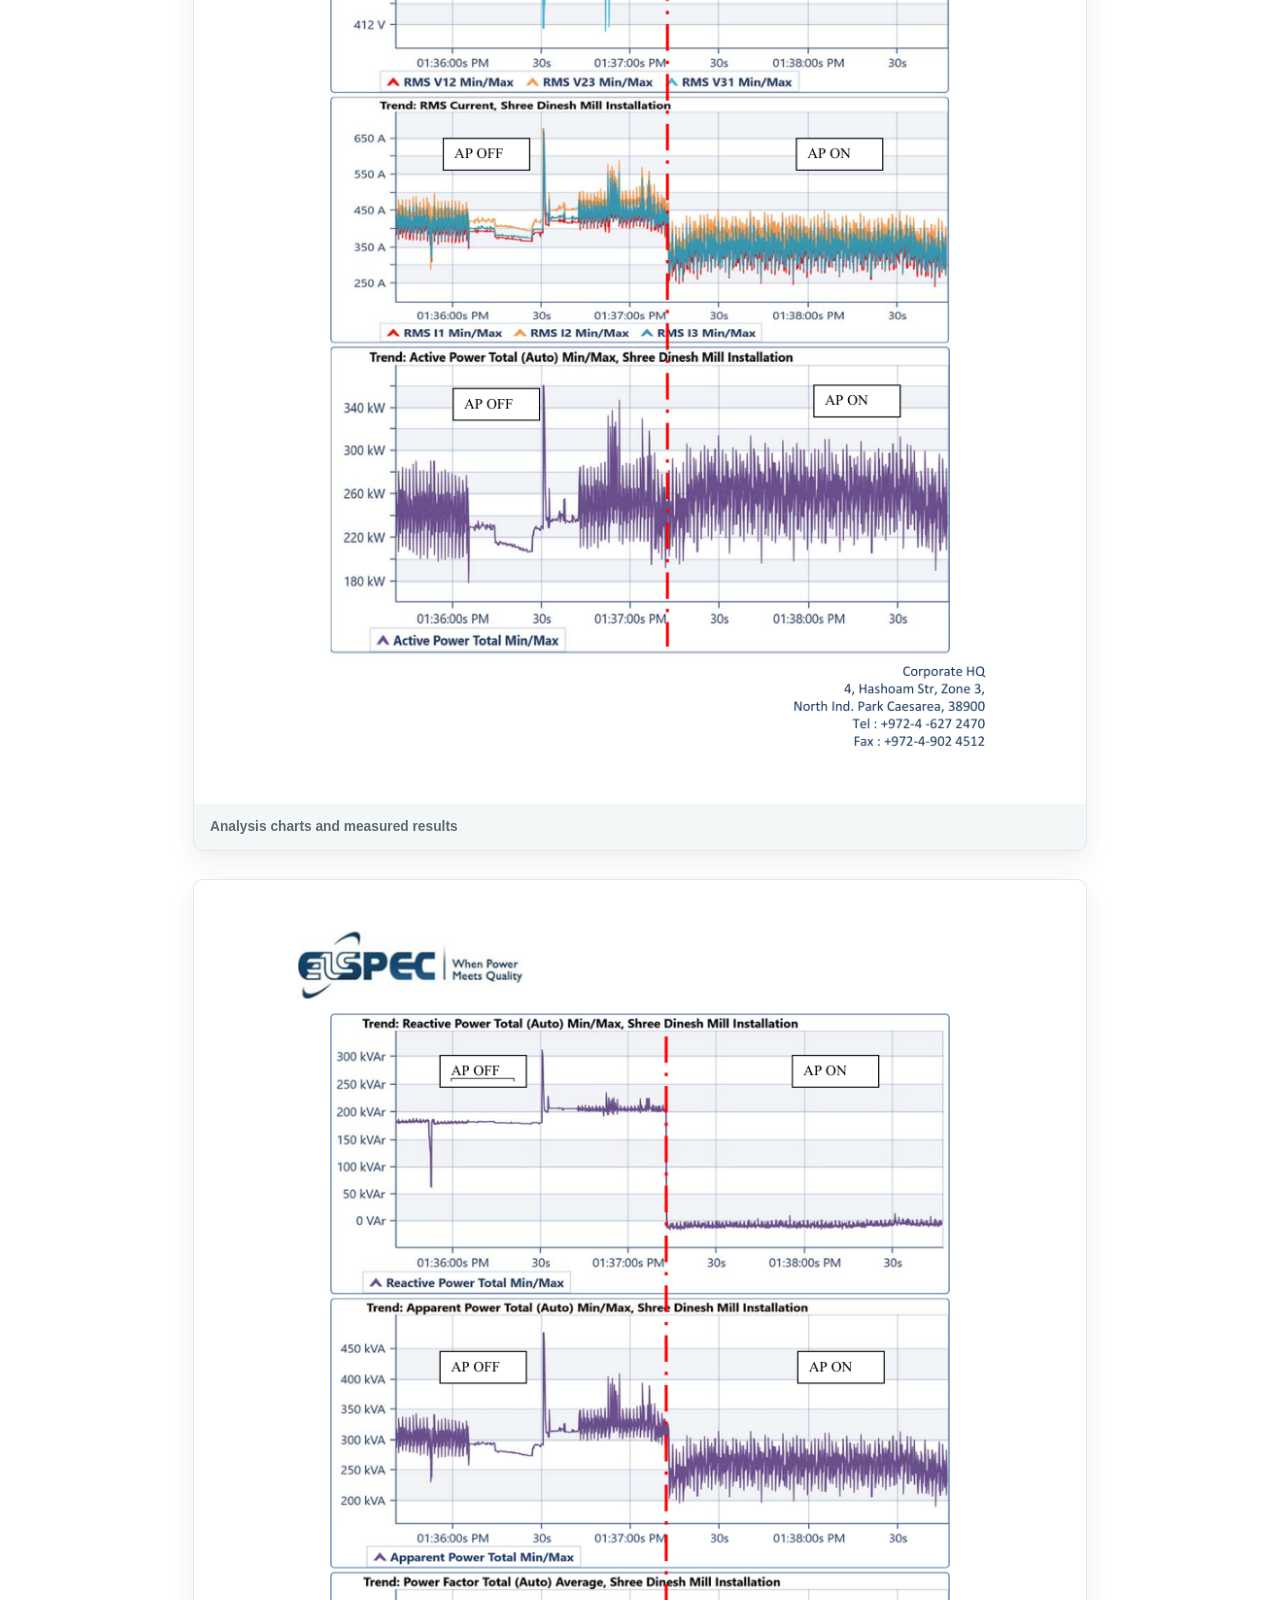
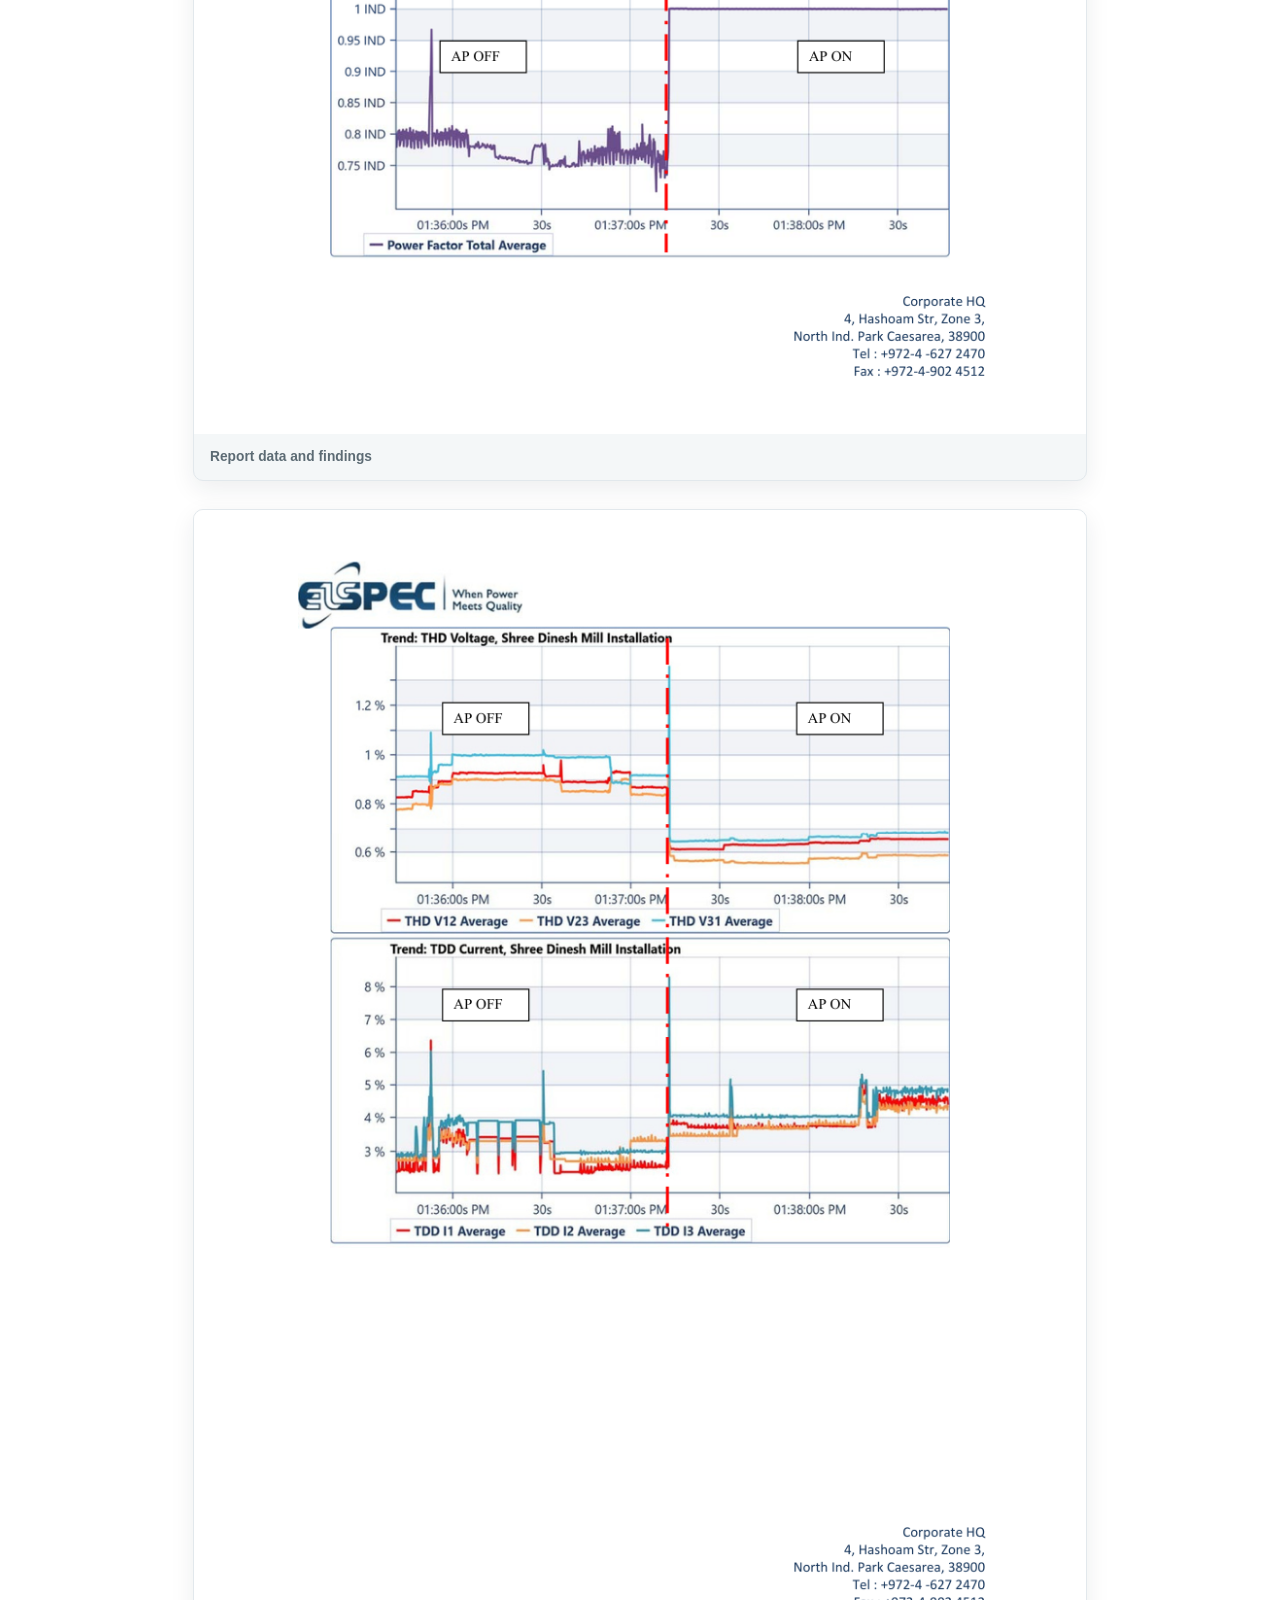
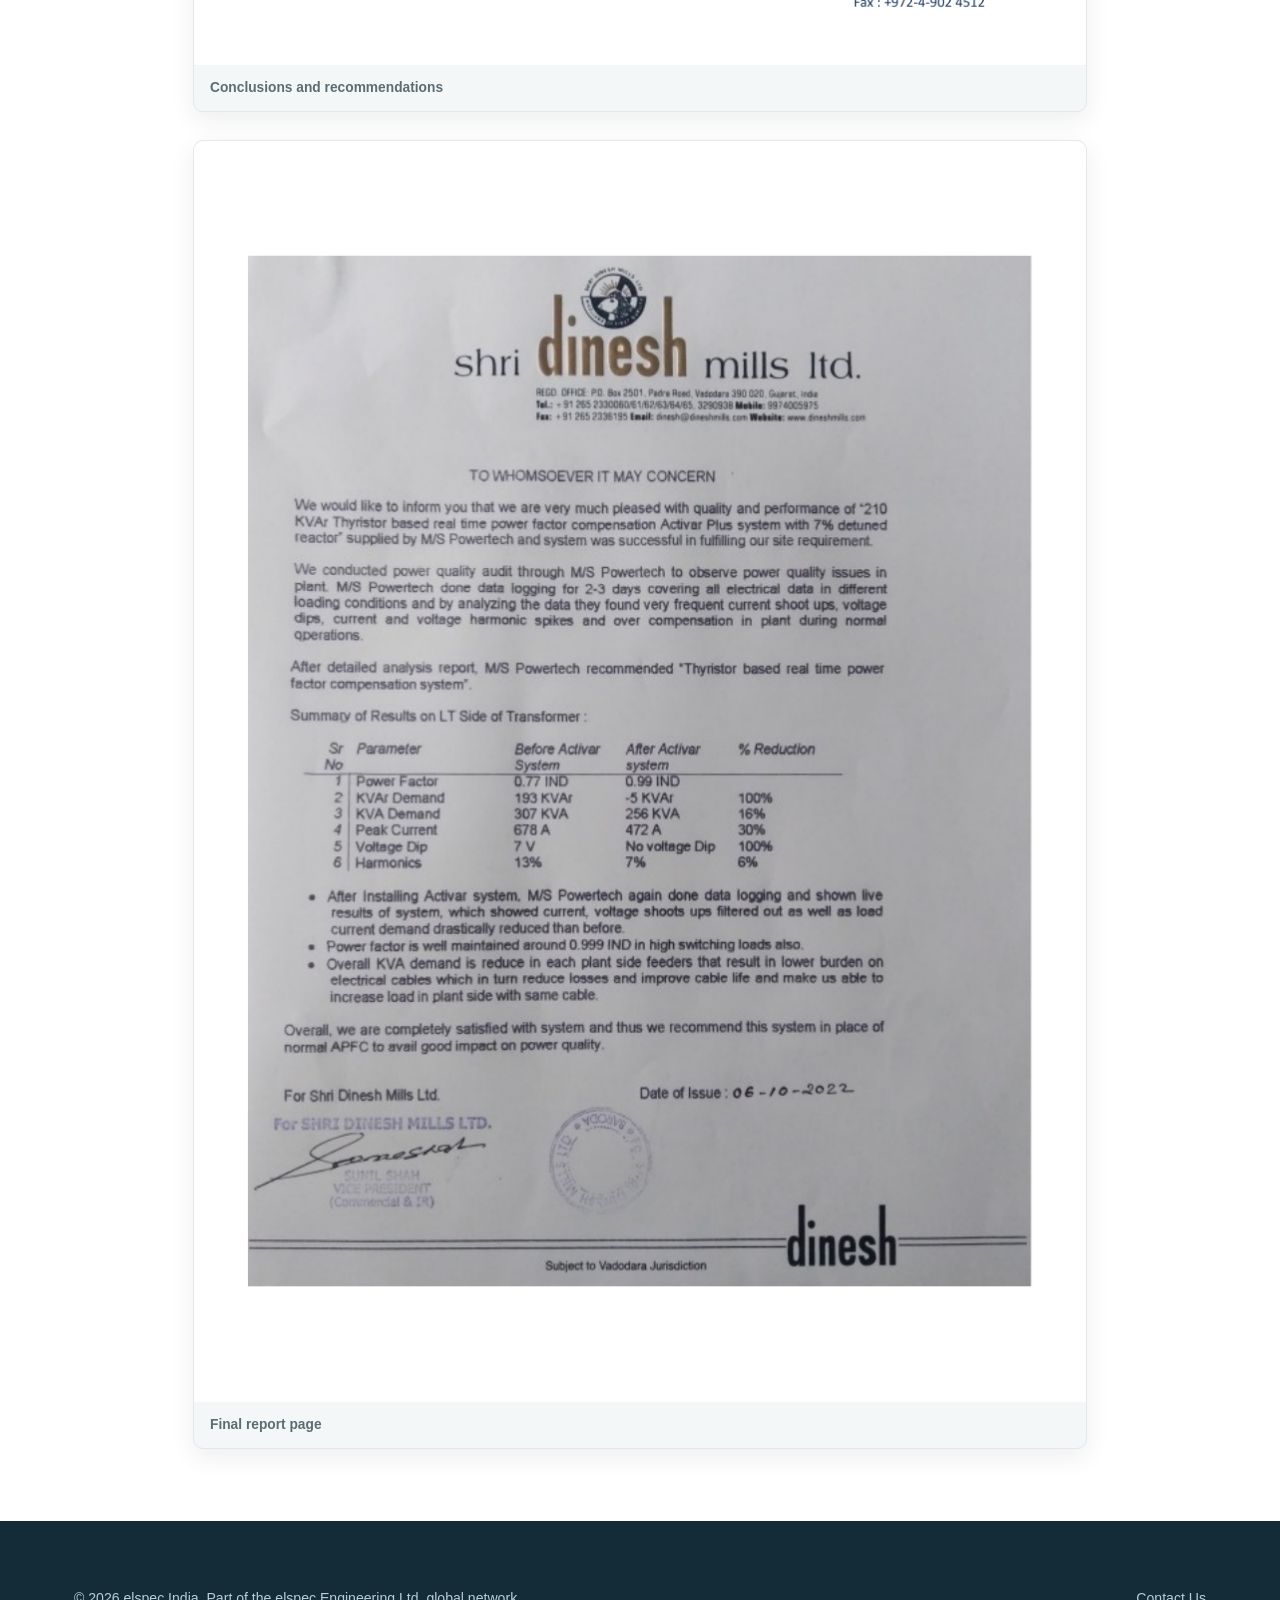
<file: case-study-shree-dinesh-mill.html>
<!DOCTYPE html>
<html lang="en">
<head>
<meta charset="UTF-8">
<meta name="viewport" content="width=device-width, initial-scale=1.0">
<title>Elspec India Shree Dinesh Mill Case Study | Power Quality Improvement</title>
<meta name="description" content="Read the Elspec India Shree Dinesh Mill case study with the complete report, measurements, graphs and conclusions.">
<link rel="stylesheet" href="assets/css/style.css">
</head>
<body>

<header class="site-header">
  <div class="nav-wrap">
    <a href="index.html" class="logo">
      <img src="assets/img/elspec-logo.png" alt="Elspec" class="logo-img">
    </a>
    <nav class="main-nav">
      <ul>
        <li><a href="index.html#what-we-do">Services</a></li>
        <li><a href="index.html#contact">Contact Us</a></li>
      </ul>
    </nav>
    <button class="nav-toggle-mobile" aria-label="Toggle menu"><span></span><span></span><span></span></button>
  </div>
</header>

<main>
  <section class="page-hero case-study-hero">
    <div class="container">
      <span class="eyebrow">Elspec India Case Study</span>
      <h1>Shree Dinesh Mill Ltd. Power Quality Case Study</h1>
      <p>Explore the complete Elspec India report for Shree Dinesh Mill Ltd., Padra Road, Vadodara, including the installation context, measurements, graphs and results.</p>
      <div class="breadcrumb"><a href="index.html#case-studies-preview">Case Studies</a> / Shree Dinesh Mill Case Study</div>
    </div>
  </section>

  <section class="case-study-intro">
    <div class="container case-study-intro-grid">
      <div>
        <span class="eyebrow">The Case Study</span>
        <h2>Power quality analysis at Shree Dinesh Mill</h2>
        <p>This report documents the power quality assessment performed at Shree Dinesh Mill Ltd. in Vadodara, Gujarat. The complete report is presented below as an in-page reading experience rather than a separate PDF download.</p>
        <p>Scroll through the original report pages to review the recorded electrical measurements, graphs, observations and recommended improvements.</p>
      </div>
      <div class="case-study-highlight">
        <span class="eyebrow">Customer</span>
        <strong>Shree Dinesh Mill Ltd.</strong>
        <p>Padra Road, Vadodara, Gujarat.</p>
        <strong>8 pages</strong>
        <p>Complete report with measurements, graphs and conclusions.</p>
      </div>
    </div>
  </section>

  <section class="case-study-pages">
    <div class="container">
      <div class="section-head">
        <span class="eyebrow">Case Study Report</span>
        <h2>Shree Dinesh Mill power quality assessment</h2>
        <p>Review every page of the report, including the site context, electrical measurements, graphs and findings.</p>
      </div>
      <div class="case-study-document">
        <figure><img src="assets/img/case-study/shree-dinesh-mill/page-1.png" alt="Shree Dinesh Mill case study cover and customer details"><figcaption>Customer details and case study introduction</figcaption></figure>
        <figure><img src="assets/img/case-study/shree-dinesh-mill/page-2.png" alt="Shree Dinesh Mill case study site and power quality information"><figcaption>Site context and power quality information</figcaption></figure>
        <figure><img src="assets/img/case-study/shree-dinesh-mill/page-3.png" alt="Shree Dinesh Mill case study electrical measurements"><figcaption>Electrical measurements and observations</figcaption></figure>
        <figure><img src="assets/img/case-study/shree-dinesh-mill/page-4.png" alt="Shree Dinesh Mill case study power quality graphs"><figcaption>Recorded power quality graphs</figcaption></figure>
        <figure><img src="assets/img/case-study/shree-dinesh-mill/page-5.png" alt="Shree Dinesh Mill case study analysis charts"><figcaption>Analysis charts and measured results</figcaption></figure>
        <figure><img src="assets/img/case-study/shree-dinesh-mill/page-6.png" alt="Shree Dinesh Mill case study report data"><figcaption>Report data and findings</figcaption></figure>
        <figure><img src="assets/img/case-study/shree-dinesh-mill/page-7.png" alt="Shree Dinesh Mill case study conclusions"><figcaption>Conclusions and recommendations</figcaption></figure>
        <figure><img src="assets/img/case-study/shree-dinesh-mill/page-8.png" alt="Shree Dinesh Mill case study final report page"><figcaption>Final report page</figcaption></figure>
      </div>
    </div>
  </section>
</main>

<footer class="site-footer">
  <div class="container">
    <div class="footer-bottom">
      <span>© 2026 elspec India. Part of the elspec Engineering Ltd. global network.</span>
      <a href="index.html#contact">Contact Us</a>
    </div>
  </div>
</footer>

<script src="assets/js/main.js"></script>
</body>
</html>
</file>
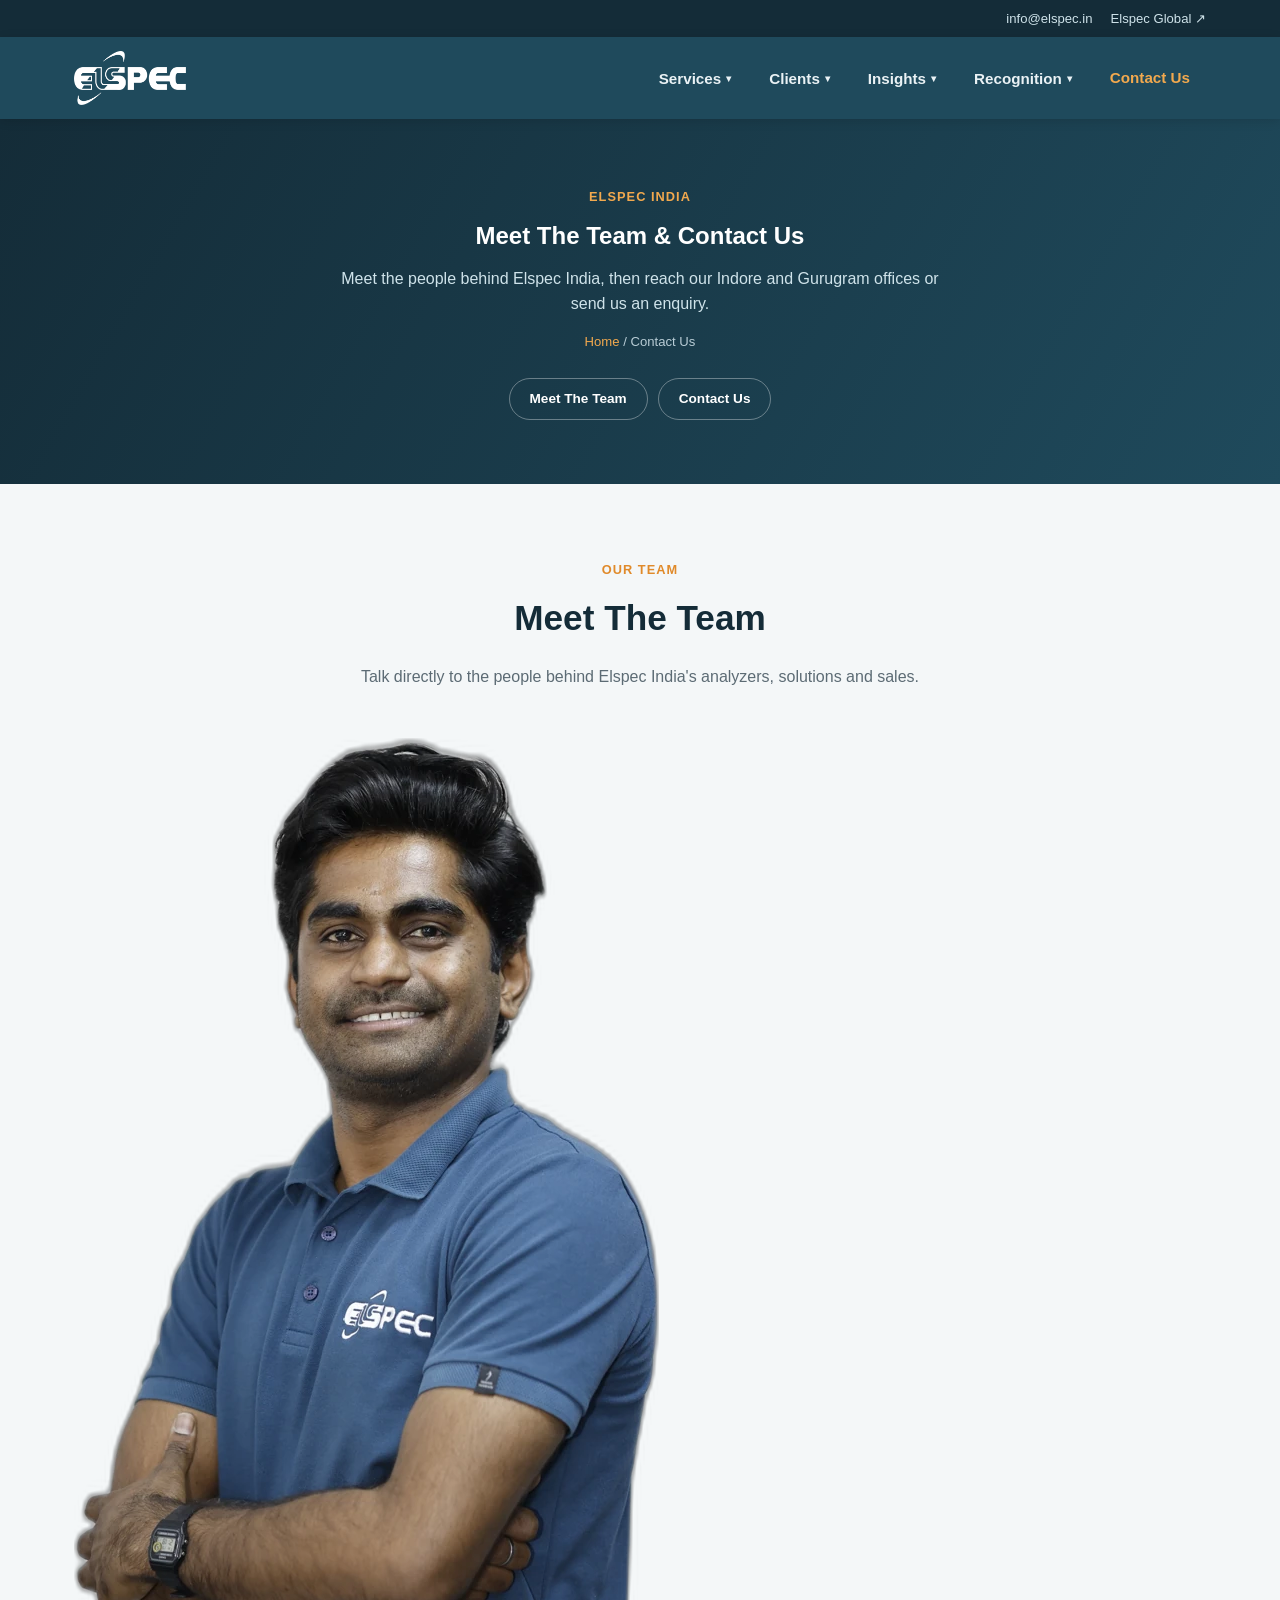
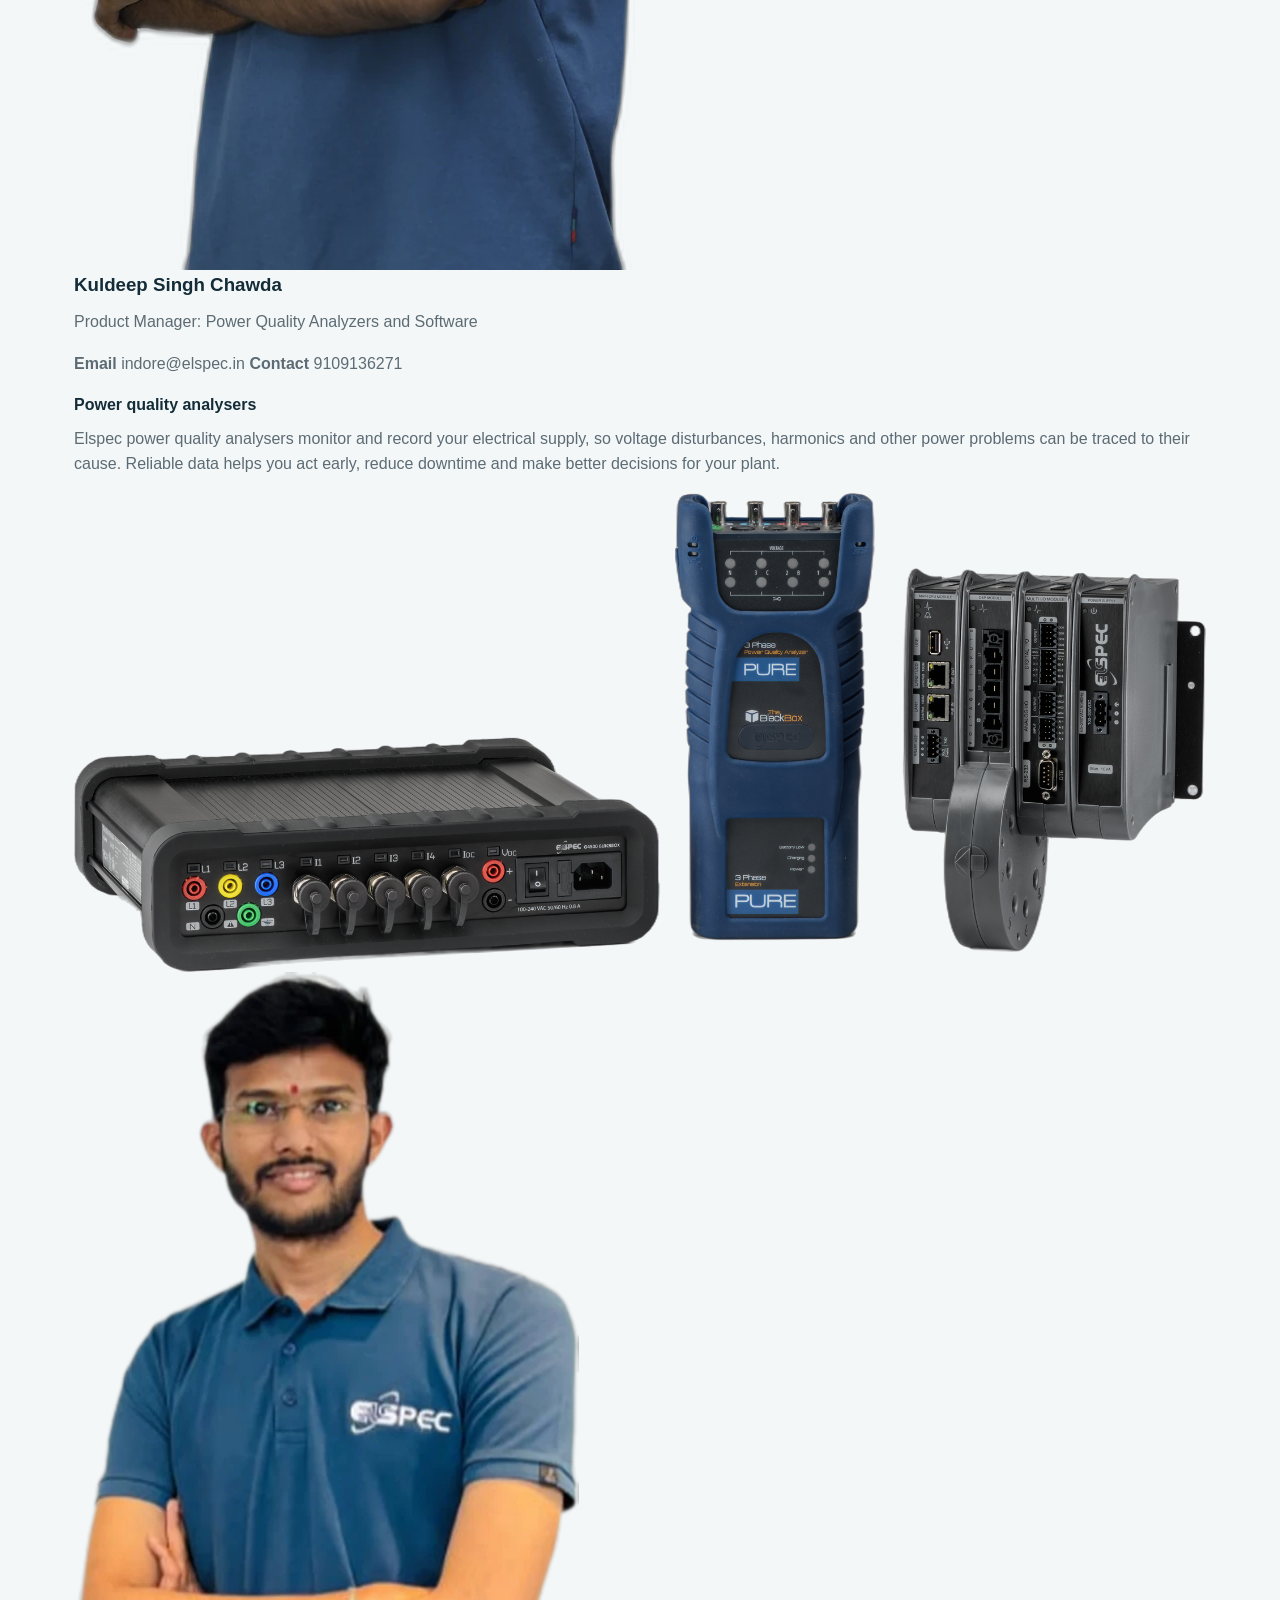
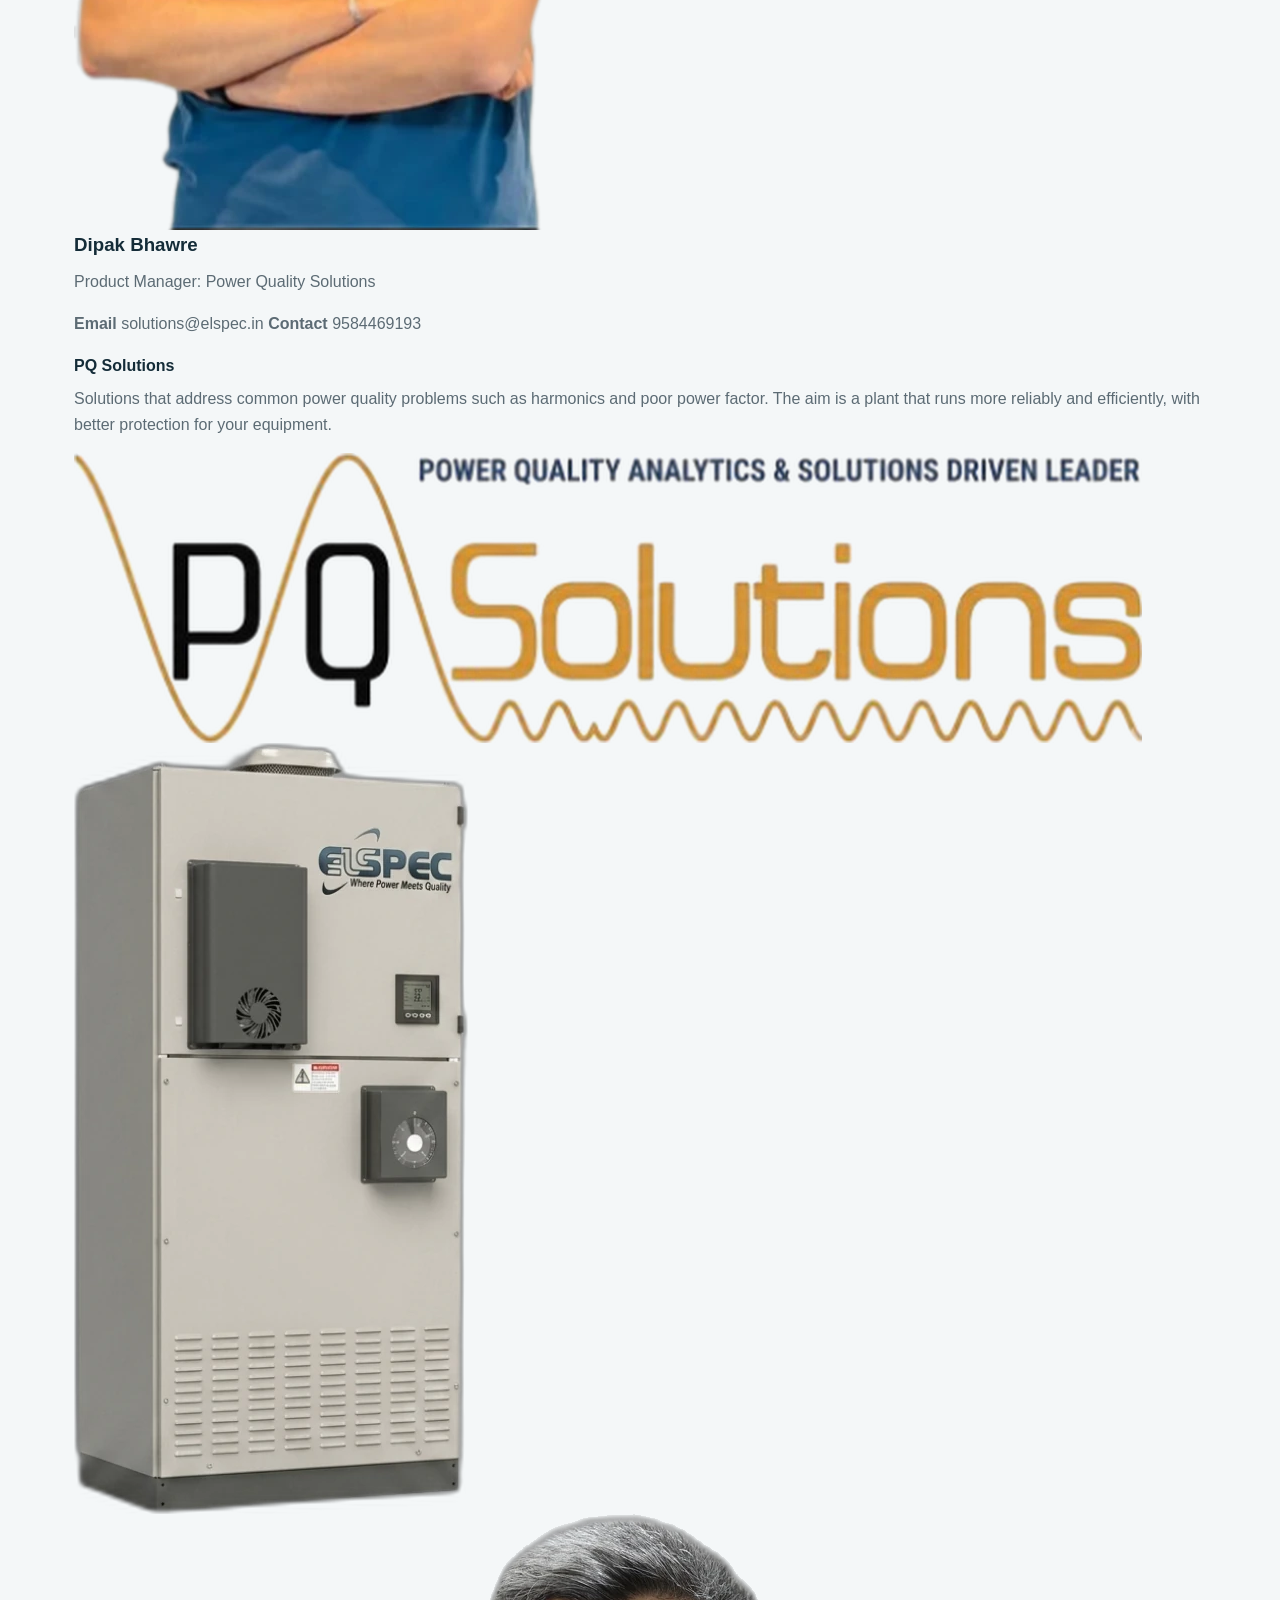
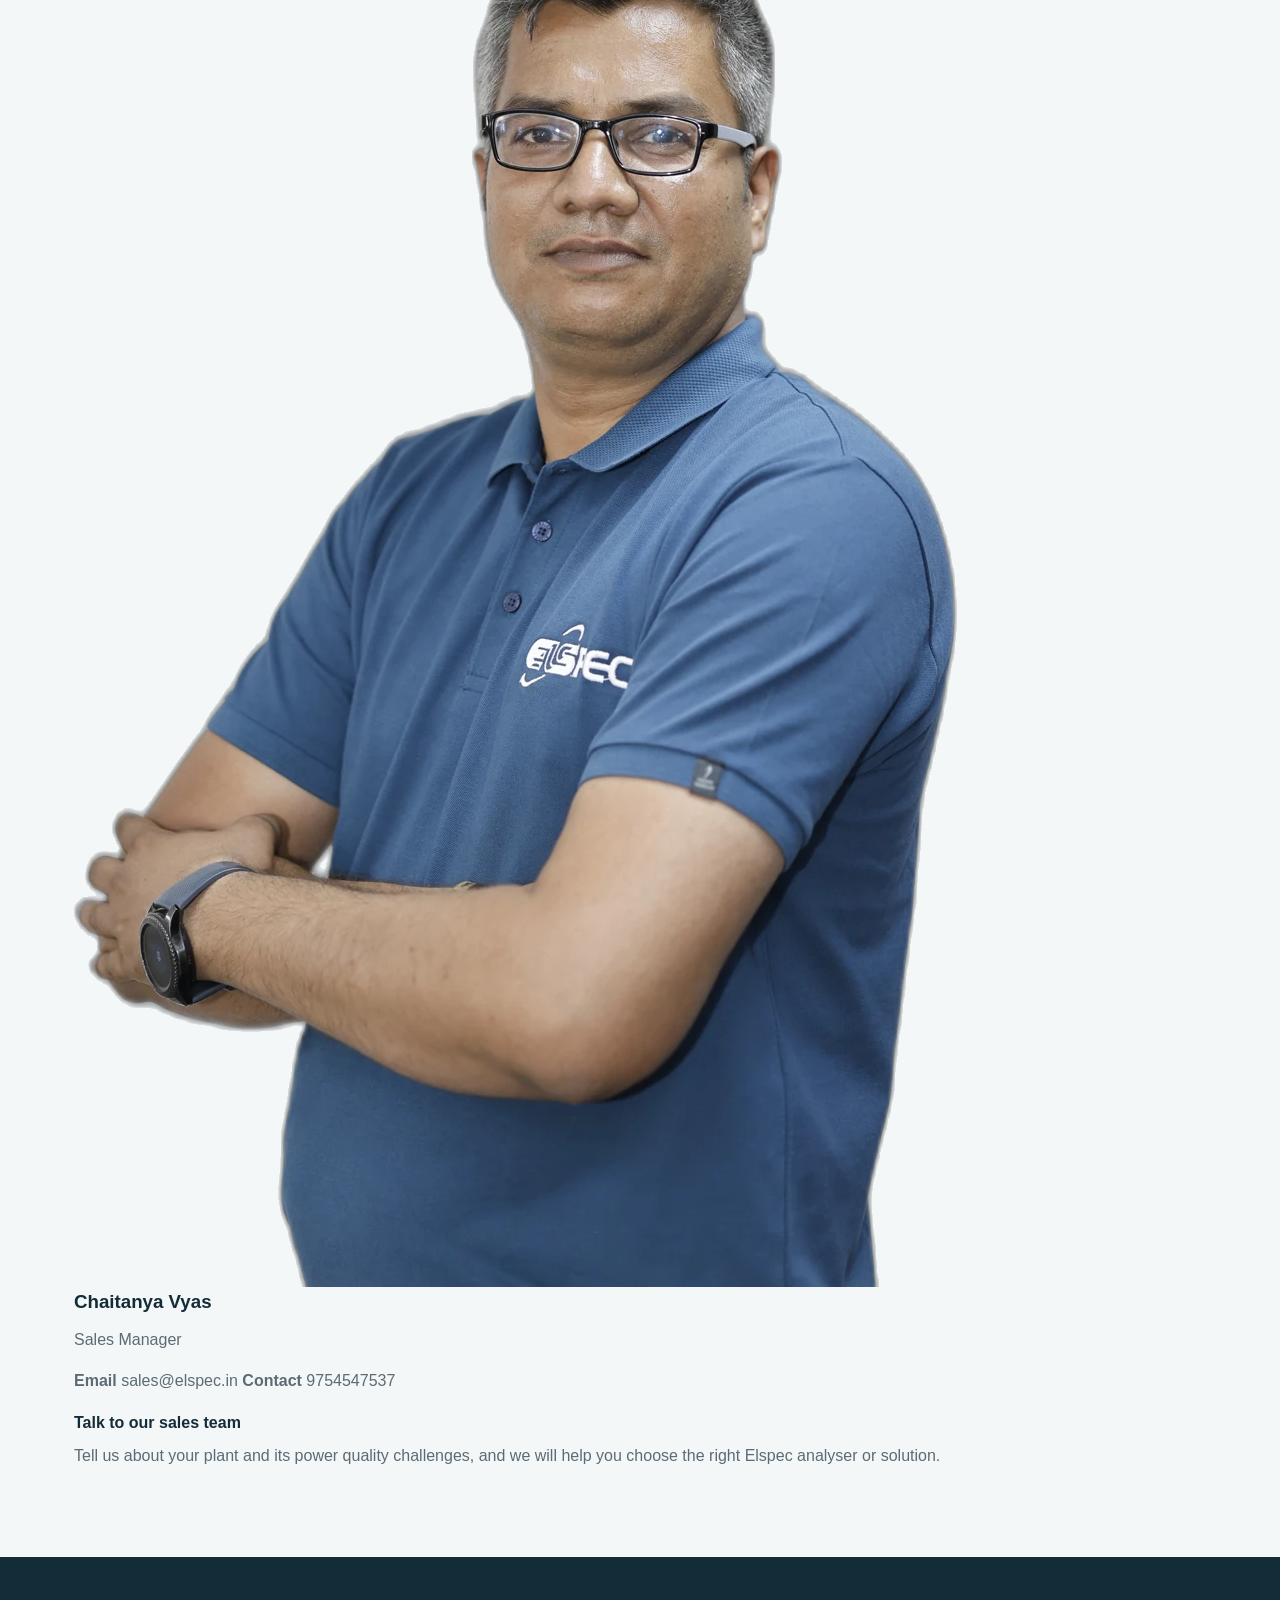
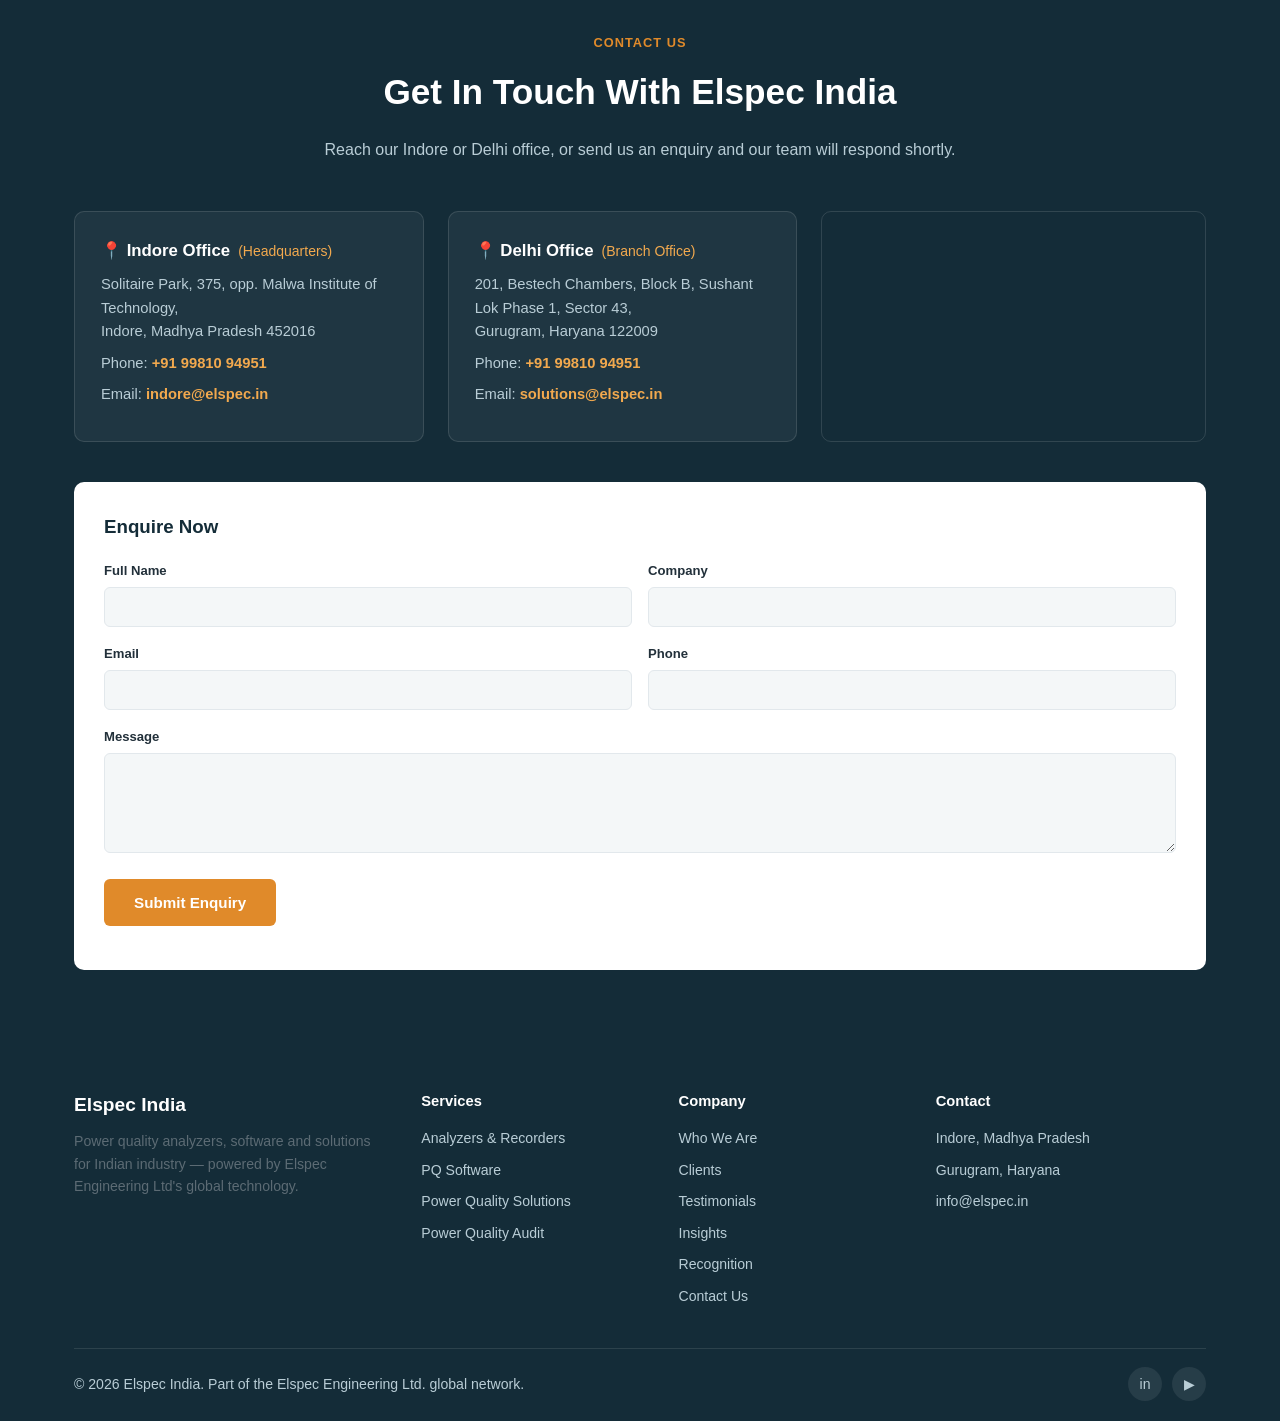
<file: contact.html>
<!DOCTYPE html>
<html lang="en">
<head>
<meta charset="UTF-8">
<meta name="viewport" content="width=device-width, initial-scale=1.0">
<title>Meet The Team &amp; Contact Us | Elspec India</title>
<meta name="description" content="Contact Elspec India's Indore and Gurugram offices, send an enquiry, and meet the team behind our power quality analyzers, solutions and sales.">
<meta name="robots" content="noindex, nofollow">
<link rel="icon" href="favicon.ico" sizes="any">
<link rel="icon" type="image/png" href="assets/img/favicon.png">
<link rel="stylesheet" href="assets/css/style.css">
</head>
<body>

<div class="topbar">
  <div class="container">
    <div class="topbar-links">
      <a href="mailto:info@elspec.in">info@elspec.in</a>
      <a href="https://www.elspec-ltd.com/" target="_blank" rel="noopener">Elspec Global ↗</a>
    </div>
  </div>
</div>

<header class="site-header">
  <div class="nav-wrap">
    <a href="index.html" class="logo">
      <img src="assets/img/elspec-logo.png" alt="Elspec" class="logo-img">
    </a>

    <nav class="main-nav">
      <ul>
        <li class="has-dropdown">
          <button class="nav-toggle">Services <span class="caret">▾</span></button>
          <div class="dropdown">
            <div class="mega-eyebrow">Explore Our Services</div>
            <div class="mega-grid">
              <a class="mega-item" href="https://www.elspec-ltd.com/metering-protection/" target="_blank" rel="noopener">
                <span class="mega-icon"><svg width="18" height="18" viewBox="0 0 24 24" fill="none"><path d="M2 12h4l2-7 4 14 2-9 2 2h6" stroke="currentColor" stroke-width="2" stroke-linecap="round" stroke-linejoin="round"/></svg></span>
                <span><span class="mega-item-title">Analyzers &amp; Recorders <span class="ext">Elspec Global ↗</span></span><span class="mega-item-desc">Fixed, portable &amp; handheld PQ analyzers</span></span>
              </a>
              <a class="mega-item" href="https://www.elspec-ltd.com/power-quality-software-pqscada-software/">
                <span class="mega-icon"><svg width="18" height="18" viewBox="0 0 24 24" fill="none"><rect x="3" y="4" width="18" height="12" rx="1.5" stroke="currentColor" stroke-width="2"/><path d="M8 20h8M12 16v4" stroke="currentColor" stroke-width="2" stroke-linecap="round"/></svg></span>
                <span><span class="mega-item-title">PQ Software <span class="ext">Elspec Global ↗</span></span><span class="mega-item-desc">Monitor &amp; report on power quality data</span></span>
              </a>
              <div class="mega-item">
                <span class="mega-icon"><svg width="18" height="18" viewBox="0 0 24 24" fill="none"><path d="M13 2 3 14h7l-1 8 10-12h-7l1-8Z" stroke="currentColor" stroke-width="2" stroke-linejoin="round"/></svg></span>
                <span><span class="mega-item-title">Power Quality Solutions</span><span class="mega-item-desc">Real-time compensation, under a cycle</span></span>
              </div>
              <a class="mega-item" href="power-quality-audit.html">
                <span class="mega-icon"><svg width="18" height="18" viewBox="0 0 24 24" fill="none"><circle cx="11" cy="11" r="7" stroke="currentColor" stroke-width="2"/><path d="m21 21-4.3-4.3" stroke="currentColor" stroke-width="2" stroke-linecap="round"/></svg></span>
                <span><span class="mega-item-title">Power Quality Audit</span><span class="mega-item-desc">On-site assessment &amp; action plan</span></span>
              </a>
            </div>
            <a class="mega-featured" href="https://www.elspec-ltd.com/" target="_blank" rel="noopener">
              <span class="mega-icon"><svg width="18" height="18" viewBox="0 0 24 24" fill="none"><circle cx="12" cy="12" r="9" stroke="currentColor" stroke-width="2"/><path d="M3 12h18M12 3c2.5 2.5 4 5.7 4 9s-1.5 6.5-4 9c-2.5-2.5-4-5.7-4-9s1.5-6.5 4-9Z" stroke="currentColor" stroke-width="2"/></svg></span>
              <span><span class="mega-featured-title">Explore The Full Elspec Range ↗</span><span class="mega-featured-desc">Every analyzer, software &amp; solution on Elspec Global</span></span>
            </a>
          </div>
        </li>

        <li class="has-dropdown">
          <button class="nav-toggle">Clients <span class="caret">▾</span></button>
          <div class="dropdown">
            <div class="mega-grid">
              <a class="mega-item" href="clients.html">
                <span class="mega-icon"><svg width="18" height="18" viewBox="0 0 24 24" fill="none"><path d="M4 21V7l8-4 8 4v14M9 21v-6h6v6M4 21h16" stroke="currentColor" stroke-width="2" stroke-linejoin="round"/></svg></span>
                <span><span class="mega-item-title">Our Clients</span><span class="mega-item-desc">Indian industries &amp; utilities we serve</span></span>
              </a>
              <a class="mega-item" href="testimonials.html">
                <span class="mega-icon"><svg width="18" height="18" viewBox="0 0 24 24" fill="none"><path d="M21 11.5a8.38 8.38 0 0 1-.9 3.8 8.5 8.5 0 0 1-7.6 4.7 8.38 8.38 0 0 1-3.8-.9L3 21l1.9-5.7a8.38 8.38 0 0 1-.9-3.8 8.5 8.5 0 0 1 4.7-7.6 8.38 8.38 0 0 1 3.8-.9h.5a8.48 8.48 0 0 1 8 8v.5Z" stroke="currentColor" stroke-width="2" stroke-linejoin="round"/></svg></span>
                <span><span class="mega-item-title">Testimonials</span><span class="mega-item-desc">What our Indian customers say</span></span>
              </a>
            </div>
          </div>
        </li>

        <li class="has-dropdown">
          <button class="nav-toggle">Insights <span class="caret">▾</span></button>
          <div class="dropdown dropdown-right">
            <div class="mega-eyebrow">Learn From Elspec</div>
            <div class="mega-grid">
              <a class="mega-item" href="insights.html#case-studies">
                <span class="mega-icon"><svg width="18" height="18" viewBox="0 0 24 24" fill="none"><path d="M6 2h9l5 5v15H6z" stroke="currentColor" stroke-width="2" stroke-linejoin="round"/><path d="M9 13h6M9 17h6M9 9h2" stroke="currentColor" stroke-width="2" stroke-linecap="round"/></svg></span>
                <span><span class="mega-item-title">Case Studies</span><span class="mega-item-desc">Real power quality problems, solved</span></span>
              </a>
              <a class="mega-item" href="https://www.elspec-ltd.com/blog/">
                <span class="mega-icon"><svg width="18" height="18" viewBox="0 0 24 24" fill="none"><path d="M12 20h9" stroke="currentColor" stroke-width="2" stroke-linecap="round"/><path d="M16.5 3.5a2.12 2.12 0 0 1 3 3L7 19l-4 1 1-4Z" stroke="currentColor" stroke-width="2" stroke-linejoin="round"/></svg></span>
                <span><span class="mega-item-title">Blog ↗</span><span class="mega-item-desc">Elspec Global's power quality articles</span></span>
              </a>
              <a class="mega-item" href="insights.html#webinars">
                <span class="mega-icon"><svg width="18" height="18" viewBox="0 0 24 24" fill="none"><circle cx="12" cy="12" r="9" stroke="currentColor" stroke-width="2"/><path d="M10 8.5v7l6-3.5Z" fill="currentColor"/></svg></span>
                <span><span class="mega-item-title">Webinars</span><span class="mega-item-desc">Live &amp; recorded sessions</span></span>
              </a>
            </div>
            <a class="mega-featured" href="https://www.elspec-ltd.com/blog/" target="_blank" rel="noopener">
              <span class="mega-icon"><svg width="18" height="18" viewBox="0 0 24 24" fill="none"><path d="M12 20h9" stroke="currentColor" stroke-width="2" stroke-linecap="round"/><path d="M16.5 3.5a2.12 2.12 0 0 1 3 3L7 19l-4 1 1-4Z" stroke="currentColor" stroke-width="2" stroke-linejoin="round"/></svg></span>
              <span><span class="mega-featured-title">Elspec Global's Power Quality Blog ↗</span><span class="mega-featured-desc">Deep dives from Elspec's global engineering team</span></span>
            </a>
          </div>
        </li>

        <li class="has-dropdown">
          <button class="nav-toggle">Recognition <span class="caret">▾</span></button>
          <div class="dropdown dropdown-right">
            <div class="mega-eyebrow">Why Elspec India</div>
            <div class="mega-grid">
              <a class="mega-item" href="recognition.html#awards">
                <span class="mega-icon"><svg width="18" height="18" viewBox="0 0 24 24" fill="none"><path d="M8 21h8M12 17v4" stroke="currentColor" stroke-width="2" stroke-linecap="round"/><path d="M7 4h10v5a5 5 0 0 1-10 0Z" stroke="currentColor" stroke-width="2" stroke-linejoin="round"/><path d="M7 5H4a3 3 0 0 0 3 5M17 5h3a3 3 0 0 1-3 5" stroke="currentColor" stroke-width="2"/></svg></span>
                <span><span class="mega-item-title">Awards</span><span class="mega-item-desc">CII recognition &amp; honours</span></span>
              </a>
              <a class="mega-item" href="recognition.html#approvals">
                <span class="mega-icon"><svg width="18" height="18" viewBox="0 0 24 24" fill="none"><path d="M12 2 4 5v6c0 5 3.5 8.5 8 11 4.5-2.5 8-6 8-11V5Z" stroke="currentColor" stroke-width="2" stroke-linejoin="round"/><path d="m9 12 2 2 4-4" stroke="currentColor" stroke-width="2" stroke-linecap="round" stroke-linejoin="round"/></svg></span>
                <span><span class="mega-item-title">Approvals &amp; Certifications</span><span class="mega-item-desc">MPEB Class A and more</span></span>
              </a>
              <a class="mega-item" href="recognition.html#events">
                <span class="mega-icon"><svg width="18" height="18" viewBox="0 0 24 24" fill="none"><rect x="3" y="4" width="18" height="18" rx="2" stroke="currentColor" stroke-width="2"/><path d="M16 2v4M8 2v4M3 10h18" stroke="currentColor" stroke-width="2" stroke-linecap="round"/></svg></span>
                <span><span class="mega-item-title">Exhibitions &amp; Events</span><span class="mega-item-desc">Where to meet us next</span></span>
              </a>
            </div>
            <a class="mega-featured" href="recognition.html#events">
              <span class="mega-icon"><svg width="18" height="18" viewBox="0 0 24 24" fill="none"><rect x="3" y="4" width="18" height="18" rx="2" stroke="currentColor" stroke-width="2"/><path d="M16 2v4M8 2v4M3 10h18" stroke="currentColor" stroke-width="2" stroke-linecap="round"/></svg></span>
              <span><span class="mega-featured-title">📍 Upcoming: ELECRAMA, Feb 20–27, 2027</span><span class="mega-featured-desc">Stall H17-B10 — see all our events</span></span>
            </a>
          </div>
        </li>

        <li><a href="contact.html" class="active">Contact Us</a></li>
      </ul>
    </nav>

    <button class="nav-toggle-mobile" aria-label="Toggle menu"><span></span><span></span><span></span></button>
  </div>
</header>

<section class="page-hero">
  <div class="container">
    <span class="eyebrow">Elspec India</span>
    <h1>Meet The Team &amp; Contact Us</h1>
    <p>Meet the people behind Elspec India, then reach our Indore and Gurugram offices or send us an enquiry.</p>
    <div class="breadcrumb"><a href="index.html">Home</a> / Contact Us</div>
    <nav class="subnav">
      <a href="contact.html#team">Meet The Team</a>
      <a href="contact.html#contact">Contact Us</a>
    </nav>
  </div>
</section>

<!-- ================= TEAM ================= -->
<section id="team" class="section-alt">
  <div class="container">
    <div class="section-head">
      <span class="eyebrow">Our Team</span>
      <h2>Meet The Team</h2>
      <p>Talk directly to the people behind Elspec India's analyzers, solutions and sales.</p>
    </div>
    <div class="team-grid">

      <article class="team-card">
        <div class="team-photo"><img src="assets/img/employees/kuldeep.webp" alt="Kuldeep Singh Chawda" loading="lazy"></div>
        <div class="team-body">
          <h3>Kuldeep Singh Chawda</h3>
          <p class="team-role">Product Manager: Power Quality Analyzers and Software</p>
          <p class="team-contact">
            <span><b>Email</b> <a href="mailto:indore@elspec.in">indore@elspec.in</a></span>
            <span><b>Contact</b> <a href="tel:+919109136271">9109136271</a></span>
          </p>
          <div class="team-focus">
            <h4>Power quality analysers</h4>
            <p>Elspec power quality analysers monitor and record your electrical supply, so voltage disturbances, harmonics and other power problems can be traced to their cause. Reliable data helps you act early, reduce downtime and make better decisions for your plant.</p>
          </div>
          <div class="team-handles">
            <img src="assets/img/employees/kuldeep-analyzers.png" alt="Elspec power quality analysers" loading="lazy">
          </div>
        </div>
      </article>

      <article class="team-card">
        <div class="team-photo"><img src="assets/img/employees/dipak.webp" alt="Dipak Bhawre" loading="lazy"></div>
        <div class="team-body">
          <h3>Dipak Bhawre</h3>
          <p class="team-role">Product Manager: Power Quality Solutions</p>
          <p class="team-contact">
            <span><b>Email</b> <a href="mailto:solutions@elspec.in">solutions@elspec.in</a></span>
            <span><b>Contact</b> <a href="tel:+919584469193">9584469193</a></span>
          </p>
          <div class="team-focus">
            <h4>PQ Solutions</h4>
            <p>Solutions that address common power quality problems such as harmonics and poor power factor. The aim is a plant that runs more reliably and efficiently, with better protection for your equipment.</p>
          </div>
          <div class="team-handles">
            <img class="team-handles-logo" src="assets/img/employees/pq-solutions-logo.webp" alt="PQ Solutions" loading="lazy">
            <img src="assets/img/employees/dipak-cabinet.webp" alt="Elspec power quality solution cabinet" loading="lazy">
          </div>
        </div>
      </article>

      <article class="team-card">
        <div class="team-photo"><img src="assets/img/employees/chaitanya.webp" alt="Chaitanya Vyas" loading="lazy"></div>
        <div class="team-body">
          <h3>Chaitanya Vyas</h3>
          <p class="team-role">Sales Manager</p>
          <p class="team-contact">
            <span><b>Email</b> <a href="mailto:sales@elspec.in">sales@elspec.in</a></span>
            <span><b>Contact</b> <a href="tel:+919754547537">9754547537</a></span>
          </p>
          <div class="team-focus">
            <h4>Talk to our sales team</h4>
            <p>Tell us about your plant and its power quality challenges, and we will help you choose the right Elspec analyser or solution.</p>
          </div>
        </div>
      </article>

    </div>
  </div>
</section>

<!-- ================= CONTACT ================= -->
<section id="contact" class="contact-section">
  <div class="container">
    <div class="section-head">
      <span class="eyebrow">Contact Us</span>
      <h2>Get In Touch With Elspec India</h2>
      <p>Reach our Indore or Delhi office, or send us an enquiry and our team will respond shortly.</p>
    </div>

    <div class="contact-grid">
      <div class="office-card">
        <h3>📍 Indore Office <small style="font-weight:400;color:var(--accent-light);">(Headquarters)</small></h3>
        <p>Solitaire Park, 375, opp. Malwa Institute of Technology,<br>Indore, Madhya Pradesh 452016</p>
        <p>Phone: <a href="tel:+919981094951">+91 99810 94951</a></p>
        <p>Email: <a href="mailto:indore@elspec.in">indore@elspec.in</a></p>
      </div>
      <div class="office-card">
        <h3>📍 Delhi Office <small style="font-weight:400;color:var(--accent-light);">(Branch Office)</small></h3>
        <p>201, Bestech Chambers, Block B, Sushant Lok Phase 1, Sector 43,<br>Gurugram, Haryana 122009</p>
        <p>Phone: <a href="tel:+919981094951">+91 99810 94951</a></p>
        <p>Email: <a href="mailto:solutions@elspec.in">solutions@elspec.in</a></p>
      </div>
      <div class="map-embed">
        <iframe title="Elspec India location map" src="https://www.google.com/maps?q=Elspec+Engineering+India+Pvt+Ltd,+Solitaire+Park,+Indore,+Madhya+Pradesh+452016&output=embed" loading="lazy" referrerpolicy="no-referrer-when-downgrade"></iframe>
      </div>
    </div>

    <div class="enquire-card">
      <h3>Enquire Now</h3>
      <!-- Zoho CRM Web-to-Lead: Do not remove the hidden fields below, the form-level "Do not remove" comments came from Zoho's generated code. -->
      <form class="enquire-form" action="https://crm.zoho.in/crm/WebToLeadForm" name="WebToLeads1336117000001430006" method="POST" accept-charset="UTF-8">
        <input type="text" style="display:none;" name="xnQsjsdp" value="a3e55d94619e0d04d292387b870147189e83aa7a58be972419e7e2eb98df0650">
        <input type="hidden" name="zc_gad" id="zc_gad" value="">
        <input type="text" style="display:none;" name="xmIwtLD" value="2c5b650958d11eccdb090cf896c49e41f637bff9f0b6198fb6507e2df59ca2fc12ccc6a311bd3a6360fb33c42dc0348b">
        <input type="text" style="display:none;" name="actionType" value="TGVhZHM=">
        <input type="text" style="display:none;" name="returnURL" value="https://www.elspec.in">
        <input type="text" style="display:none;" name="aG9uZXlwb3Q" value="">
        <!-- Not shown to visitors: satisfies a mandatory "Estimated Order Date" field on the Leads layout that doesn't apply to a general enquiry. Remove this once that field is made optional in Zoho (Setup -> Modules -> Leads -> Layout). -->
        <input type="hidden" id="LEADCF52" name="LEADCF52" value="">
        <input type="hidden" name="Lead Source" value="Website lead">
        <div class="form-grid">
          <div>
            <label for="name">Full Name</label>
            <input id="name" name="Last Name" type="text" required>
          </div>
          <div>
            <label for="companyField">Company</label>
            <input id="companyField" name="Company" type="text" required>
          </div>
          <div>
            <label for="email">Email</label>
            <input id="email" name="Email" type="email" required>
          </div>
          <div>
            <label for="phone">Phone</label>
            <input id="phone" name="Phone" type="tel" required>
          </div>
          <div class="full">
            <label for="message">Message</label>
            <textarea id="message" name="Description" required></textarea>
          </div>
        </div>
        <button type="submit" class="btn btn-primary" style="margin-top:18px;">Submit Enquiry</button>
        <p class="form-status"></p>
      </form>
      <!-- Do not remove this --- Analytics Tracking code starts -->
      <script id="wf_anal" src="https://crm.zohopublic.in/crm/WebFormAnalyticsServeServlet?rid=[base64]&tw=aa47f54e7a6184f78682d937c53209fce9ebb2d78c72b2c071b546a726a5e879&version=v2"></script>
      <!-- Do not remove this --- Analytics Tracking code ends. -->
    </div>
  </div>
</section>

<footer class="site-footer">
  <div class="container">
    <div class="footer-grid">
      <div>
        <div class="footer-logo">Elspec India</div>
        <p>Power quality analyzers, software and solutions for Indian industry — powered by Elspec Engineering Ltd's global technology.</p>
      </div>
      <div>
        <h4>Services</h4>
        <ul>
          <li><a href="https://www.elspec-ltd.com/metering-protection/" target="_blank" rel="noopener">Analyzers &amp; Recorders</a></li>
          <li><a href="https://www.elspec-ltd.com/power-quality-software-pqscada-software/">PQ Software</a></li>
          <li>Power Quality Solutions</li>
          <li><a href="power-quality-audit.html">Power Quality Audit</a></li>
        </ul>
      </div>
      <div>
        <h4>Company</h4>
        <ul>
          <li><a href="index.html#who-we-are">Who We Are</a></li>
          <li><a href="clients.html">Clients</a></li>
          <li><a href="testimonials.html">Testimonials</a></li>
          <li><a href="insights.html">Insights</a></li>
          <li><a href="recognition.html">Recognition</a></li>
          <li><a href="contact.html">Contact Us</a></li>
        </ul>
      </div>
      <div>
        <h4>Contact</h4>
        <ul>
          <li>Indore, Madhya Pradesh</li>
          <li>Gurugram, Haryana</li>
          <li><a href="mailto:info@elspec.in">info@elspec.in</a></li>
        </ul>
      </div>
    </div>
    <div class="footer-bottom">
      <span>© 2026 Elspec India. Part of the Elspec Engineering Ltd. global network.</span>
      <div class="social-row">
        <a href="#" aria-label="LinkedIn">in</a>
        <a href="#" aria-label="YouTube">▶</a>
      </div>
    </div>
  </div>
</footer>

<script src="assets/js/main.js"></script>
</body>
</html>
</file>
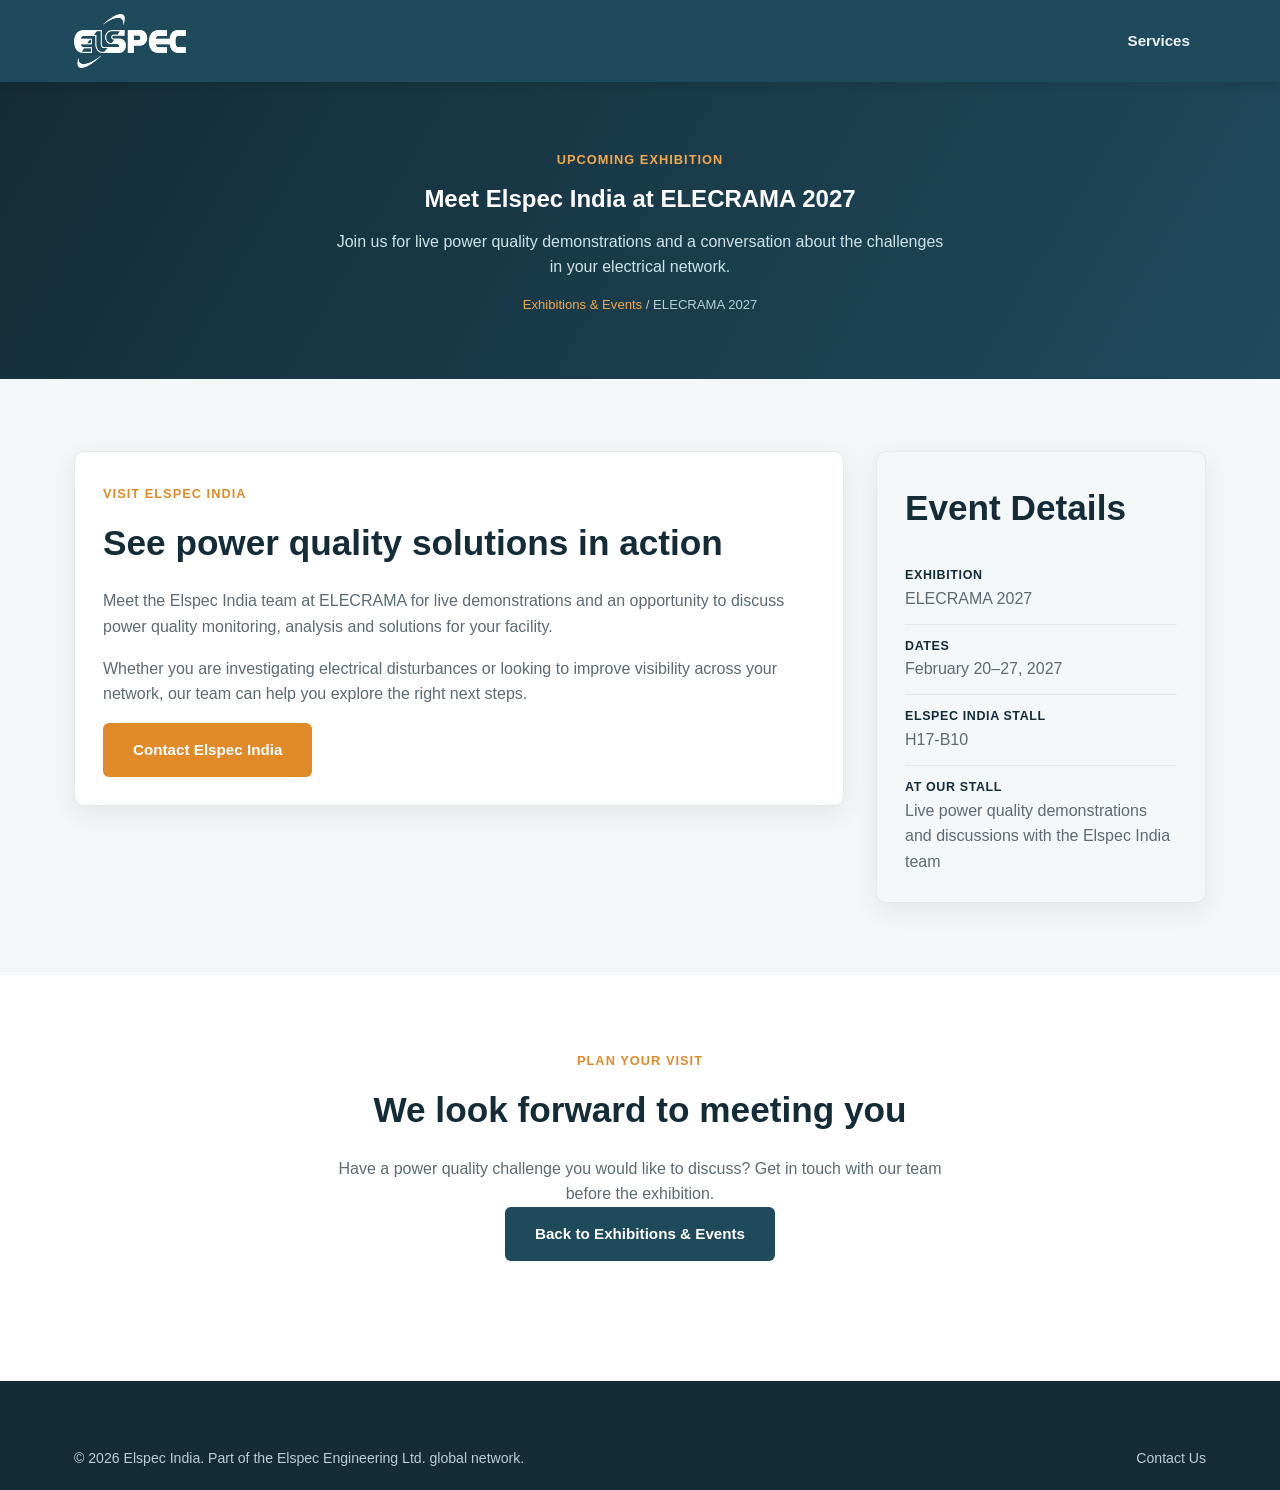
<file: event-elecrama-2027.html>
<!DOCTYPE html>
<html lang="en">
<head>
<meta charset="UTF-8">
<meta name="viewport" content="width=device-width, initial-scale=1.0">
<title>Meet Elspec India at ELECRAMA 2027</title>
<meta name="description" content="Meet Elspec India at ELECRAMA 2027, February 20–27, at Stall H17-B10 for live power quality demonstrations.">
<link rel="stylesheet" href="assets/css/style.css?v=20261015-event-details">
</head>
<body>

<header class="site-header">
  <div class="nav-wrap">
    <a href="index.html" class="logo"><img src="assets/img/elspec-logo.png" alt="Elspec" class="logo-img"></a>
    <nav class="main-nav">
      <ul>
        <li><a href="index.html#what-we-do">Services</a></li>
      </ul>
    </nav>
    <button class="nav-toggle-mobile" aria-label="Toggle menu"><span></span><span></span><span></span></button>
  </div>
</header>

<main>
  <section class="page-hero case-study-hero">
    <div class="container">
      <span class="eyebrow">Upcoming Exhibition</span>
      <h1>Meet Elspec India at ELECRAMA 2027</h1>
      <p>Join us for live power quality demonstrations and a conversation about the challenges in your electrical network.</p>
      <div class="breadcrumb"><a href="index.html#home-events">Exhibitions &amp; Events</a> / ELECRAMA 2027</div>
    </div>
  </section>

  <section class="case-study-intro">
    <div class="container event-detail-grid">
      <div class="event-detail-copy">
        <span class="eyebrow">Visit Elspec India</span>
        <h2>See power quality solutions in action</h2>
        <p>Meet the Elspec India team at ELECRAMA for live demonstrations and an opportunity to discuss power quality monitoring, analysis and solutions for your facility.</p>
        <p>Whether you are investigating electrical disturbances or looking to improve visibility across your network, our team can help you explore the right next steps.</p>
        <a href="index.html#contact" class="btn btn-primary">Contact Elspec India</a>
      </div>
      <aside class="event-detail-facts" aria-label="ELECRAMA 2027 event details">
        <h2>Event Details</h2>
        <div class="event-detail-fact"><strong>Exhibition</strong><span>ELECRAMA 2027</span></div>
        <div class="event-detail-fact"><strong>Dates</strong><span>February 20–27, 2027</span></div>
        <div class="event-detail-fact"><strong>Elspec India stall</strong><span>H17-B10</span></div>
        <div class="event-detail-fact"><strong>At our stall</strong><span>Live power quality demonstrations and discussions with the Elspec India team</span></div>
      </aside>
    </div>
  </section>

  <section>
    <div class="container section-head">
      <span class="eyebrow">Plan Your Visit</span>
      <h2>We look forward to meeting you</h2>
      <p>Have a power quality challenge you would like to discuss? <a href="index.html#contact">Get in touch with our team</a> before the exhibition.</p>
      <a href="index.html#home-events" class="btn btn-navy">Back to Exhibitions &amp; Events</a>
    </div>
  </section>
</main>

<footer class="site-footer">
  <div class="container">
    <div class="footer-bottom">
      <span>© 2026 Elspec India. Part of the Elspec Engineering Ltd. global network.</span>
      <a href="index.html#contact">Contact Us</a>
    </div>
  </div>
</footer>

<script src="assets/js/main.js?v=20261015-event-details"></script>
</body>
</html>
</file>
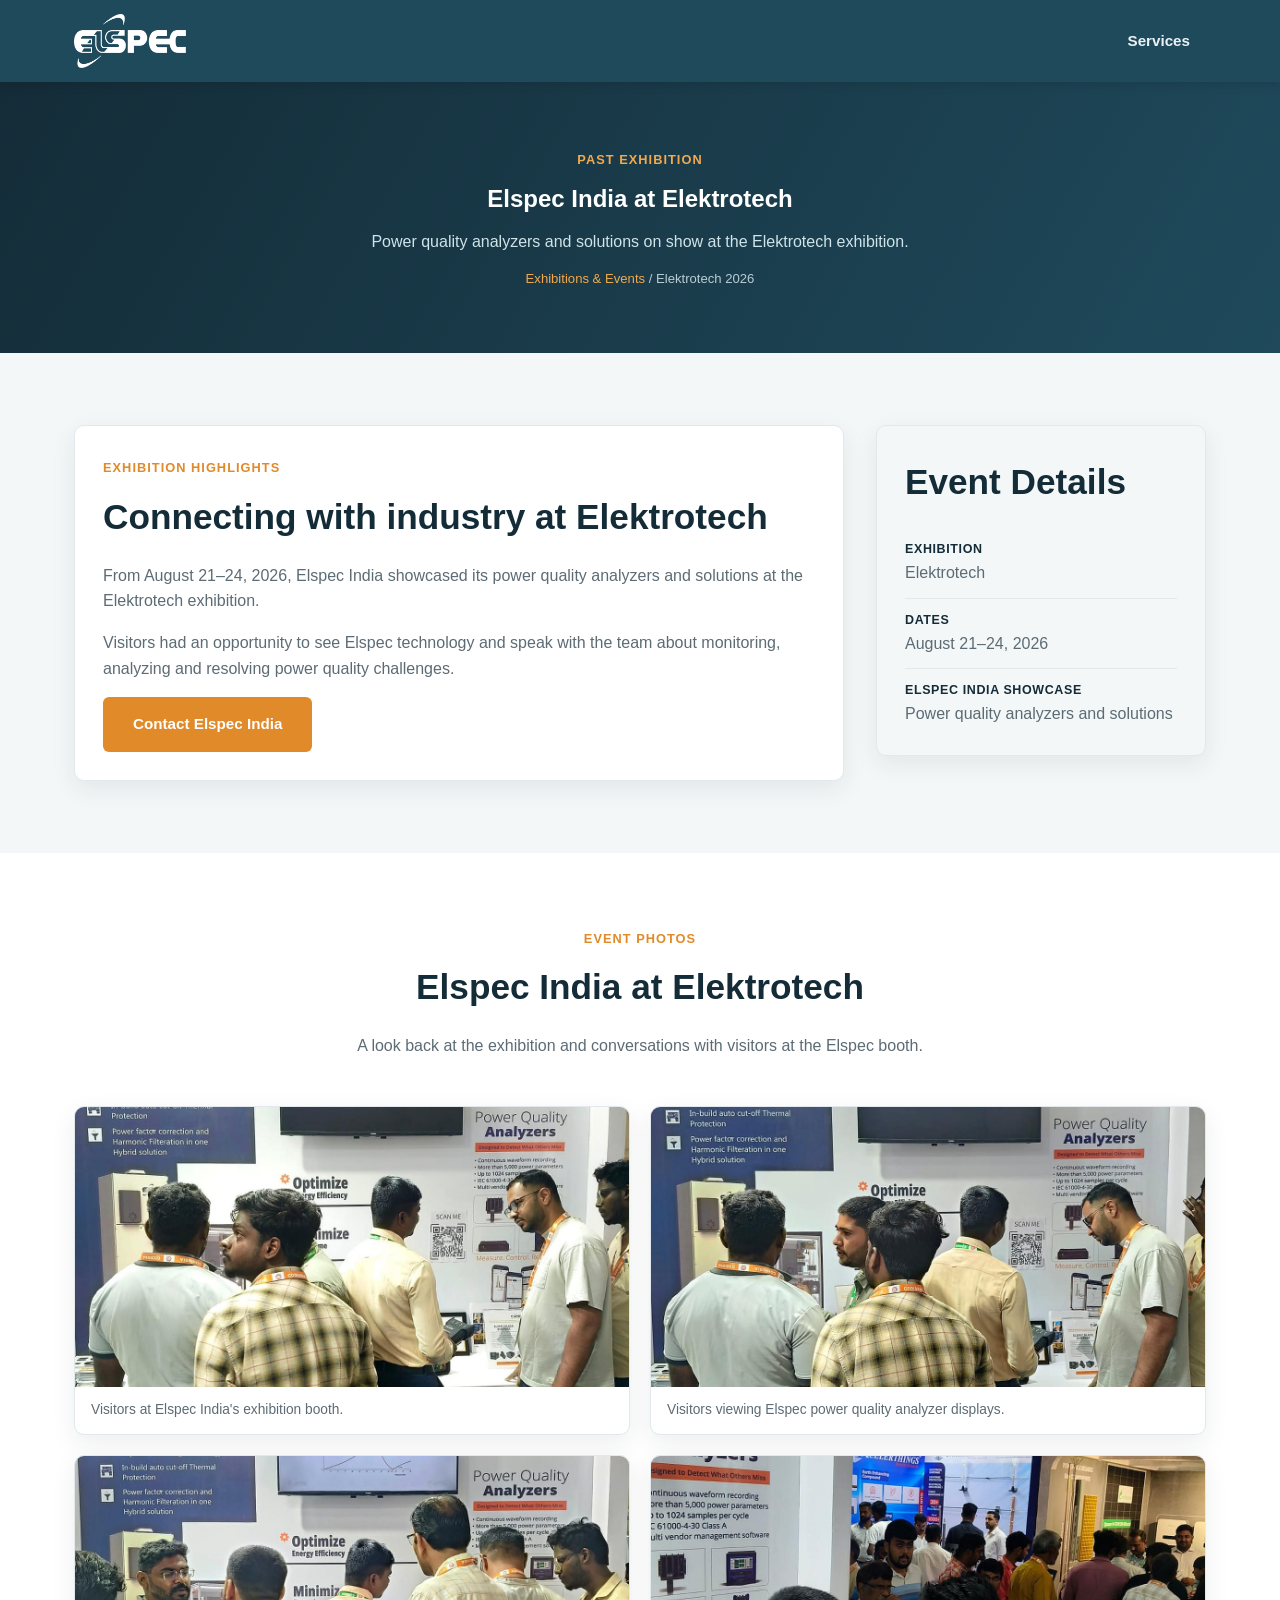
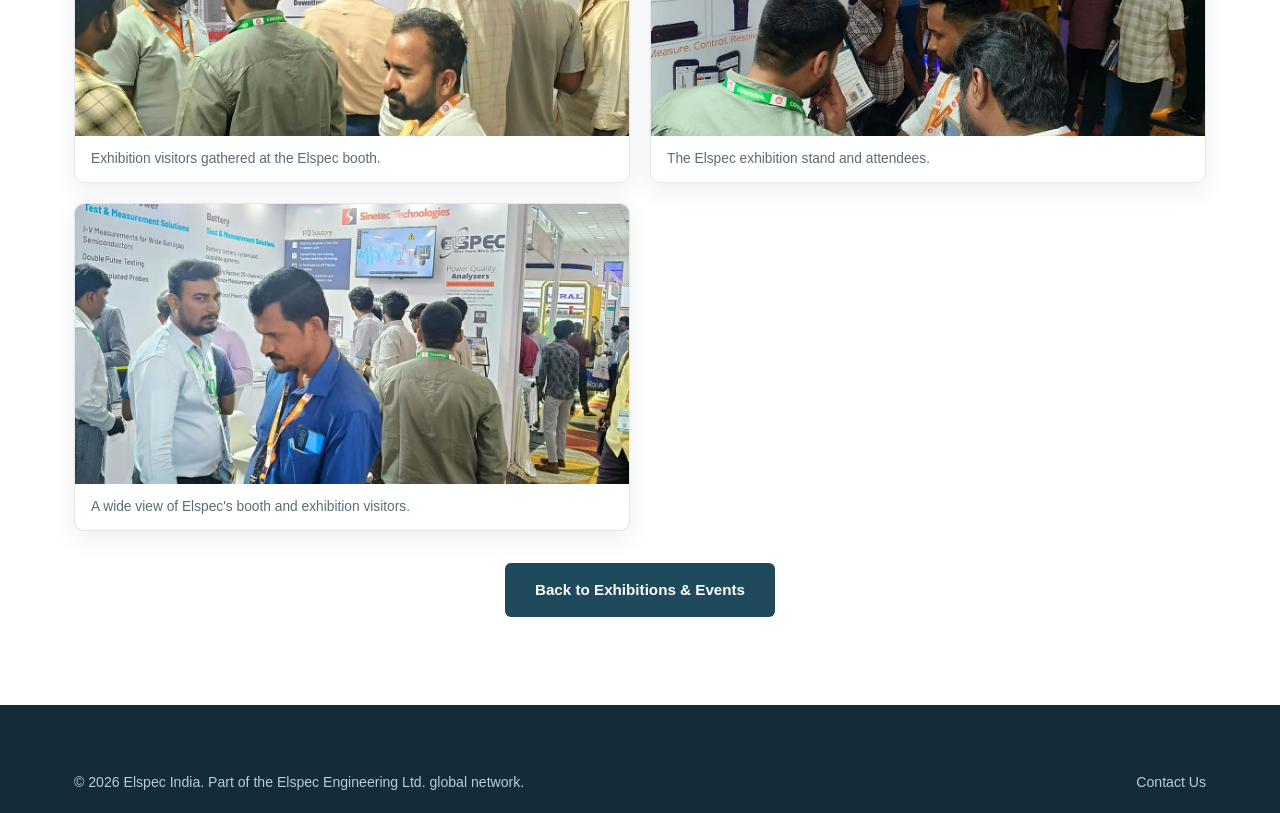
<file: event-elektrotech-2026.html>
<!DOCTYPE html>
<html lang="en">
<head>
<meta charset="UTF-8">
<meta name="viewport" content="width=device-width, initial-scale=1.0">
<title>Elspec India at Elektrotech Exhibition 2026</title>
<meta name="description" content="See highlights from Elspec India's Elektrotech exhibition, held August 21–24, 2026, where the team showcased power quality analyzers and solutions.">
<link rel="stylesheet" href="assets/css/style.css?v=20261015-event-details">
</head>
<body>

<header class="site-header">
  <div class="nav-wrap">
    <a href="index.html" class="logo"><img src="assets/img/elspec-logo.png" alt="Elspec" class="logo-img"></a>
    <nav class="main-nav">
      <ul>
        <li><a href="index.html#what-we-do">Services</a></li>
      </ul>
    </nav>
    <button class="nav-toggle-mobile" aria-label="Toggle menu"><span></span><span></span><span></span></button>
  </div>
</header>

<main>
  <section class="page-hero case-study-hero">
    <div class="container">
      <span class="eyebrow">Past Exhibition</span>
      <h1>Elspec India at Elektrotech</h1>
      <p>Power quality analyzers and solutions on show at the Elektrotech exhibition.</p>
      <div class="breadcrumb"><a href="index.html#home-events">Exhibitions &amp; Events</a> / Elektrotech 2026</div>
    </div>
  </section>

  <section class="case-study-intro">
    <div class="container event-detail-grid">
      <div class="event-detail-copy">
        <span class="eyebrow">Exhibition Highlights</span>
        <h2>Connecting with industry at Elektrotech</h2>
        <p>From August 21–24, 2026, Elspec India showcased its power quality analyzers and solutions at the Elektrotech exhibition.</p>
        <p>Visitors had an opportunity to see Elspec technology and speak with the team about monitoring, analyzing and resolving power quality challenges.</p>
        <a href="index.html#contact" class="btn btn-primary">Contact Elspec India</a>
      </div>
      <aside class="event-detail-facts" aria-label="Elektrotech event details">
        <h2>Event Details</h2>
        <div class="event-detail-fact"><strong>Exhibition</strong><span>Elektrotech</span></div>
        <div class="event-detail-fact"><strong>Dates</strong><span>August 21–24, 2026</span></div>
        <div class="event-detail-fact"><strong>Elspec India showcase</strong><span>Power quality analyzers and solutions</span></div>
      </aside>
    </div>
  </section>

  <section>
    <div class="container">
      <div class="section-head">
        <span class="eyebrow">Event Photos</span>
        <h2>Elspec India at Elektrotech</h2>
        <p>A look back at the exhibition and conversations with visitors at the Elspec booth.</p>
      </div>
      <div class="event-photo-grid">
        <figure><img src="assets/img/events/elektrotech-2026-01.jpg" alt="Visitors at Elspec India's Elektrotech exhibition booth" loading="lazy"><figcaption>Visitors at Elspec India's exhibition booth.</figcaption></figure>
        <figure><img src="assets/img/events/elektrotech-2026-02.jpg" alt="Visitors viewing Elspec power quality analyzer displays at Elektrotech" loading="lazy"><figcaption>Visitors viewing Elspec power quality analyzer displays.</figcaption></figure>
        <figure><img src="assets/img/events/elektrotech-2026-03.jpg" alt="Exhibition visitors gathered at the Elspec booth" loading="lazy"><figcaption>Exhibition visitors gathered at the Elspec booth.</figcaption></figure>
        <figure><img src="assets/img/events/elektrotech-2026-04.jpg" alt="Elspec exhibition stand and attendees at Elektrotech" loading="lazy"><figcaption>The Elspec exhibition stand and attendees.</figcaption></figure>
        <figure><img src="assets/img/events/elektrotech-2026-05.jpg" alt="Wide view of Elspec's Elektrotech booth and exhibition visitors" loading="lazy"><figcaption>A wide view of Elspec's booth and exhibition visitors.</figcaption></figure>
      </div>
      <p style="text-align:center;margin-top:32px;"><a href="index.html#home-events" class="btn btn-navy">Back to Exhibitions &amp; Events</a></p>
    </div>
  </section>
</main>

<footer class="site-footer">
  <div class="container">
    <div class="footer-bottom">
      <span>© 2026 Elspec India. Part of the Elspec Engineering Ltd. global network.</span>
      <a href="index.html#contact">Contact Us</a>
    </div>
  </div>
</footer>

<script src="assets/js/main.js?v=20261015-event-details"></script>
</body>
</html>
</file>
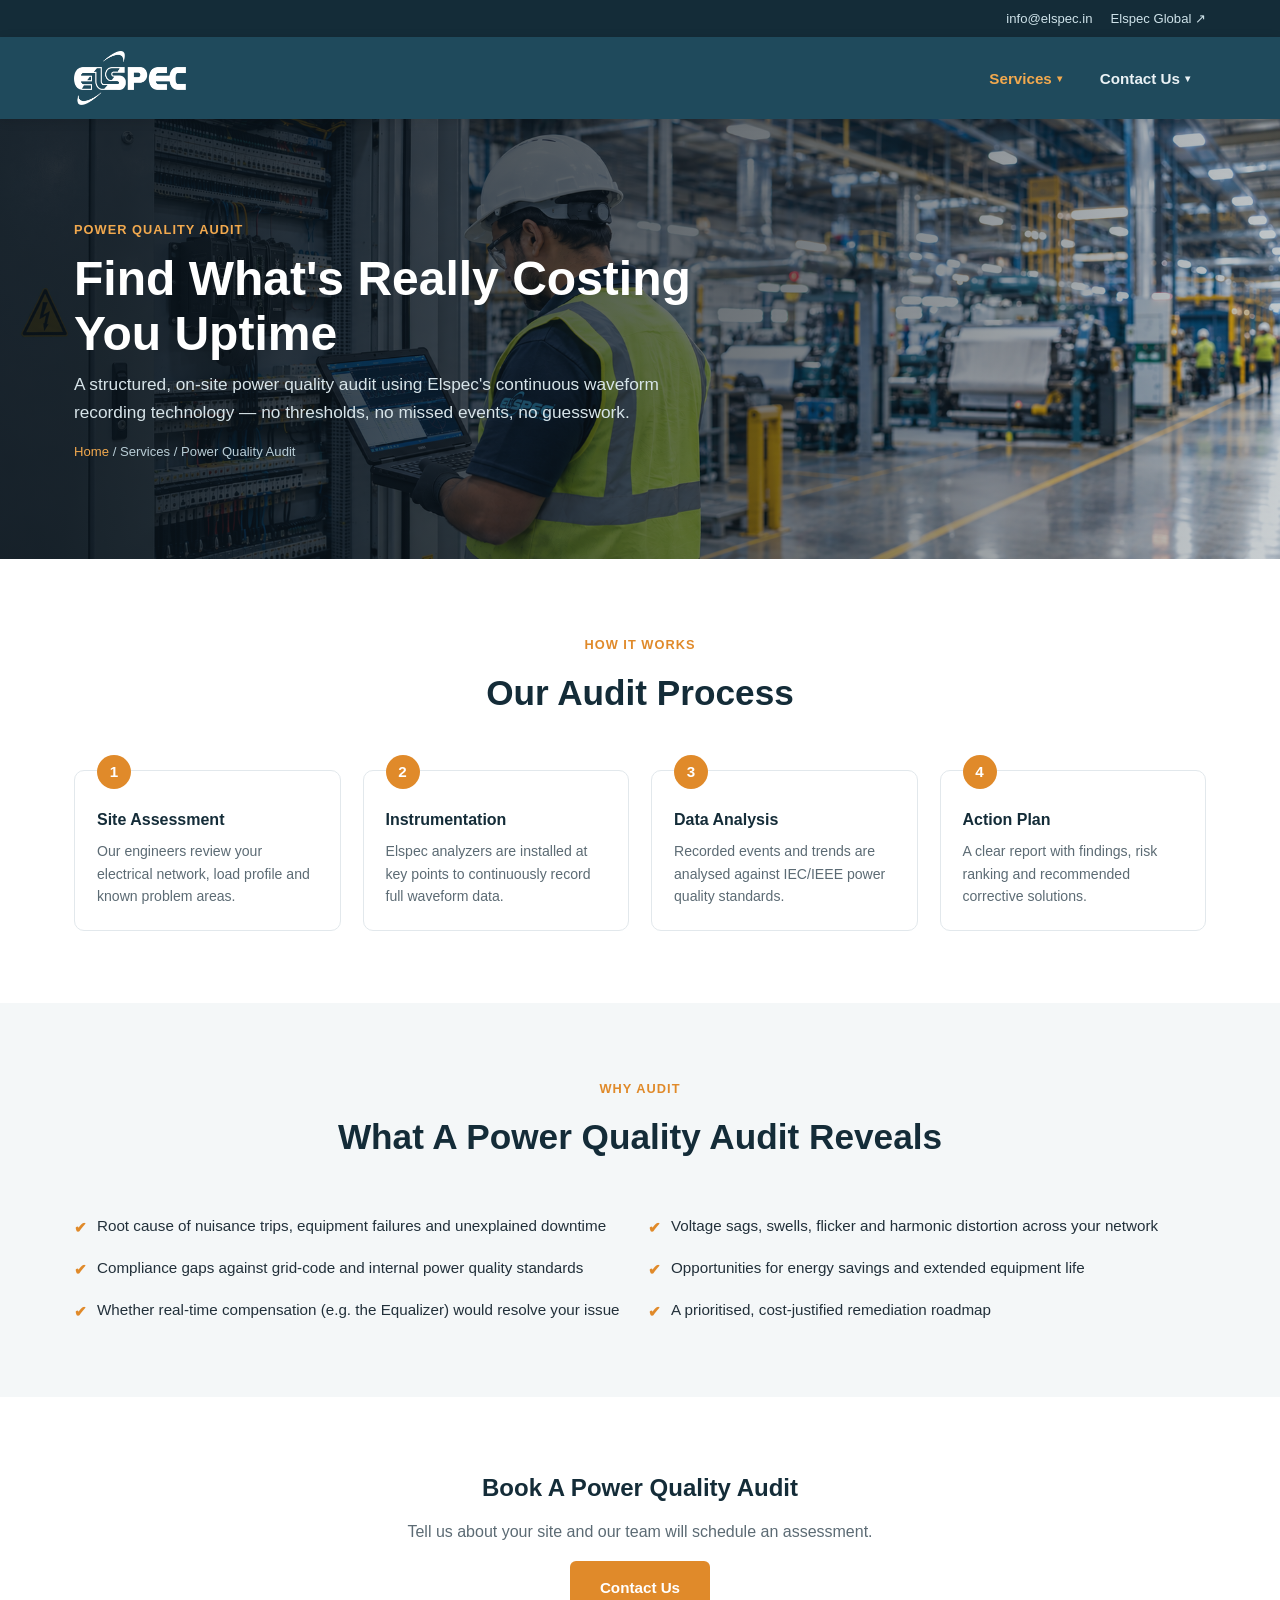
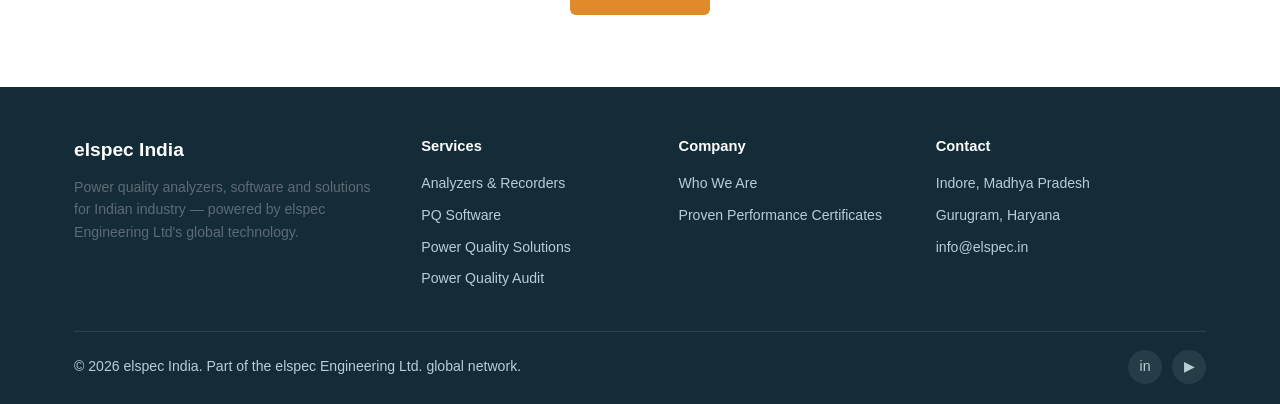
<file: power-quality-audit.html>
<!DOCTYPE html>
<html lang="en">
<head>
<meta charset="UTF-8">
<meta name="viewport" content="width=device-width, initial-scale=1.0">
<title>Power Quality Audit | Elspec India</title>
<meta name="description" content="Elspec India's power quality audit service: on-site assessment, continuous waveform recording and a clear action plan to resolve power quality issues.">
<meta name="robots" content="noindex, nofollow">
<link rel="stylesheet" href="assets/css/style.css?v=20261016-audit-hero">
</head>
<body>

<div class="topbar">
  <div class="container">
    <div class="topbar-links">
      <a href="mailto:info@elspec.in">info@elspec.in</a>
      <a href="https://www.elspec-ltd.com/" target="_blank" rel="noopener">Elspec Global ↗</a>
    </div>
  </div>
</div>

<header class="site-header">
  <div class="nav-wrap">
    <a href="index.html" class="logo">
      <img src="assets/img/elspec-logo.png" alt="Elspec" class="logo-img">
    </a>
    <nav class="main-nav">
      <ul>
        <li class="has-dropdown">
          <button class="nav-toggle active">Services <span class="caret">▾</span></button>
          <div class="dropdown">
            <div class="mega-eyebrow">Explore Our Services</div>
            <div class="mega-grid">
              <a class="mega-item" href="https://www.elspec-ltd.com/metering-protection/" target="_blank" rel="noopener">
                <span class="mega-icon"><svg width="18" height="18" viewBox="0 0 24 24" fill="none"><path d="M2 12h4l2-7 4 14 2-9 2 2h6" stroke="currentColor" stroke-width="2" stroke-linecap="round" stroke-linejoin="round"/></svg></span>
                <span><span class="mega-item-title">Analyzers &amp; Recorders <span class="ext">Elspec Global ↗</span></span><span class="mega-item-desc">Fixed, portable &amp; handheld PQ analyzers</span></span>
              </a>
              <a class="mega-item" href="https://www.elspec-ltd.com/power-quality-software-pqscada-software/">
                <span class="mega-icon"><svg width="18" height="18" viewBox="0 0 24 24" fill="none"><rect x="3" y="4" width="18" height="12" rx="1.5" stroke="currentColor" stroke-width="2"/><path d="M8 20h8M12 16v4" stroke="currentColor" stroke-width="2" stroke-linecap="round"/></svg></span>
                <span><span class="mega-item-title">PQ Software <span class="ext">Elspec Global ↗</span></span><span class="mega-item-desc">Monitor &amp; report on power quality data</span></span>
              </a>
              <div class="mega-item">
                <span class="mega-icon"><svg width="18" height="18" viewBox="0 0 24 24" fill="none"><path d="M13 2 3 14h7l-1 8 10-12h-7l1-8Z" stroke="currentColor" stroke-width="2" stroke-linejoin="round"/></svg></span>
                <span><span class="mega-item-title">Power Quality Solutions</span><span class="mega-item-desc">Real-time compensation, under a cycle</span></span>
              </div>
              <a class="mega-item active" href="power-quality-audit.html">
                <span class="mega-icon"><svg width="18" height="18" viewBox="0 0 24 24" fill="none"><circle cx="11" cy="11" r="7" stroke="currentColor" stroke-width="2"/><path d="m21 21-4.3-4.3" stroke="currentColor" stroke-width="2" stroke-linecap="round"/></svg></span>
                <span><span class="mega-item-title">Power Quality Audit</span><span class="mega-item-desc">On-site assessment &amp; action plan</span></span>
              </a>
            </div>
            <a class="mega-featured" href="https://www.elspec-ltd.com/" target="_blank" rel="noopener">
              <span class="mega-icon"><svg width="18" height="18" viewBox="0 0 24 24" fill="none"><circle cx="12" cy="12" r="9" stroke="currentColor" stroke-width="2"/><path d="M3 12h18M12 3c2.5 2.5 4 5.7 4 9s-1.5 6.5-4 9c-2.5-2.5-4-5.7-4-9s1.5-6.5 4-9Z" stroke="currentColor" stroke-width="2"/></svg></span>
              <span><span class="mega-featured-title">Explore The Full Elspec Range ↗</span><span class="mega-featured-desc">Every analyzer, software &amp; solution on Elspec Global</span></span>
            </a>
          </div>
        </li>

        <li class="has-dropdown">
          <button class="nav-toggle">Contact Us <span class="caret">▾</span></button>
          <div class="dropdown dropdown-right">
            <div class="mega-eyebrow">Get In Touch</div>
            <div class="mega-grid">
              <a class="mega-item" href="index.html#contact">
                <span class="mega-item-title">Contact Us</span>
                <span class="mega-item-desc">Reach our India offices and team</span>
              </a>
            </div>
          </div>
        </li>
      </ul>
    </nav>
    <button class="nav-toggle-mobile" aria-label="Toggle menu"><span></span><span></span><span></span></button>
  </div>
</header>

<section class="page-hero audit-page-hero">
  <div class="container">
    <span class="eyebrow">Power Quality Audit</span>
    <h1>Find What's Really Costing You Uptime</h1>
    <p>A structured, on-site power quality audit using Elspec's continuous waveform recording technology — no thresholds, no missed events, no guesswork.</p>
    <div class="breadcrumb"><a href="index.html">Home</a> / Services / Power Quality Audit</div>
  </div>
</section>

<section>
  <div class="container">
    <div class="section-head">
      <span class="eyebrow">How It Works</span>
      <h2>Our Audit Process</h2>
    </div>
    <div class="audit-steps">
      <div class="audit-step">
        <h4>Site Assessment</h4>
        <p>Our engineers review your electrical network, load profile and known problem areas.</p>
      </div>
      <div class="audit-step">
        <h4>Instrumentation</h4>
        <p>Elspec analyzers are installed at key points to continuously record full waveform data.</p>
      </div>
      <div class="audit-step">
        <h4>Data Analysis</h4>
        <p>Recorded events and trends are analysed against IEC/IEEE power quality standards.</p>
      </div>
      <div class="audit-step">
        <h4>Action Plan</h4>
        <p>A clear report with findings, risk ranking and recommended corrective solutions.</p>
      </div>
    </div>
  </div>
</section>

<section class="section-alt">
  <div class="container">
    <div class="section-head">
      <span class="eyebrow">Why Audit</span>
      <h2>What A Power Quality Audit Reveals</h2>
    </div>
    <ul class="benefits-list">
      <li><span class="chk">✔</span>Root cause of nuisance trips, equipment failures and unexplained downtime</li>
      <li><span class="chk">✔</span>Voltage sags, swells, flicker and harmonic distortion across your network</li>
      <li><span class="chk">✔</span>Compliance gaps against grid-code and internal power quality standards</li>
      <li><span class="chk">✔</span>Opportunities for energy savings and extended equipment life</li>
      <li><span class="chk">✔</span>Whether real-time compensation (e.g. the Equalizer) would resolve your issue</li>
      <li><span class="chk">✔</span>A prioritised, cost-justified remediation roadmap</li>
    </ul>
  </div>
</section>

<section id="contact-cta">
  <div class="container" style="text-align:center;">
    <h2>Book A Power Quality Audit</h2>
    <p>Tell us about your site and our team will schedule an assessment.</p>
    <a href="index.html#contact" class="btn btn-primary">Contact Us</a>
  </div>
</section>

<footer class="site-footer">
  <div class="container">
    <div class="footer-grid">
      <div>
        <div class="footer-logo">elspec India</div>
        <p>Power quality analyzers, software and solutions for Indian industry — powered by elspec Engineering Ltd's global technology.</p>
      </div>
      <div>
        <h4>Services</h4>
        <ul>
          <li><a href="https://www.elspec-ltd.com/metering-protection/" target="_blank" rel="noopener">Analyzers &amp; Recorders</a></li>
          <li><a href="https://www.elspec-ltd.com/power-quality-software-pqscada-software/">PQ Software</a></li>
          <li>Power Quality Solutions</li>
          <li><a href="power-quality-audit.html">Power Quality Audit</a></li>
        </ul>
      </div>
      <div>
        <h4>Company</h4>
        <ul>
          <li><a href="index.html#who-we-are">Who We Are</a></li>
          <li><a href="testimonials.html#performance-certificates">Proven Performance Certificates</a></li>
        </ul>
      </div>
      <div>
        <h4>Contact</h4>
        <ul>
          <li>Indore, Madhya Pradesh</li>
          <li>Gurugram, Haryana</li>
          <li><a href="mailto:info@elspec.in">info@elspec.in</a></li>
        </ul>
      </div>
    </div>
    <div class="footer-bottom">
      <span>© 2026 elspec India. Part of the elspec Engineering Ltd. global network.</span>
      <div class="social-row">
        <a href="#" aria-label="LinkedIn">in</a>
        <a href="#" aria-label="YouTube">▶</a>
      </div>
    </div>
  </div>
</footer>

<script src="assets/js/main.js"></script>
</body>
</html>
</file>
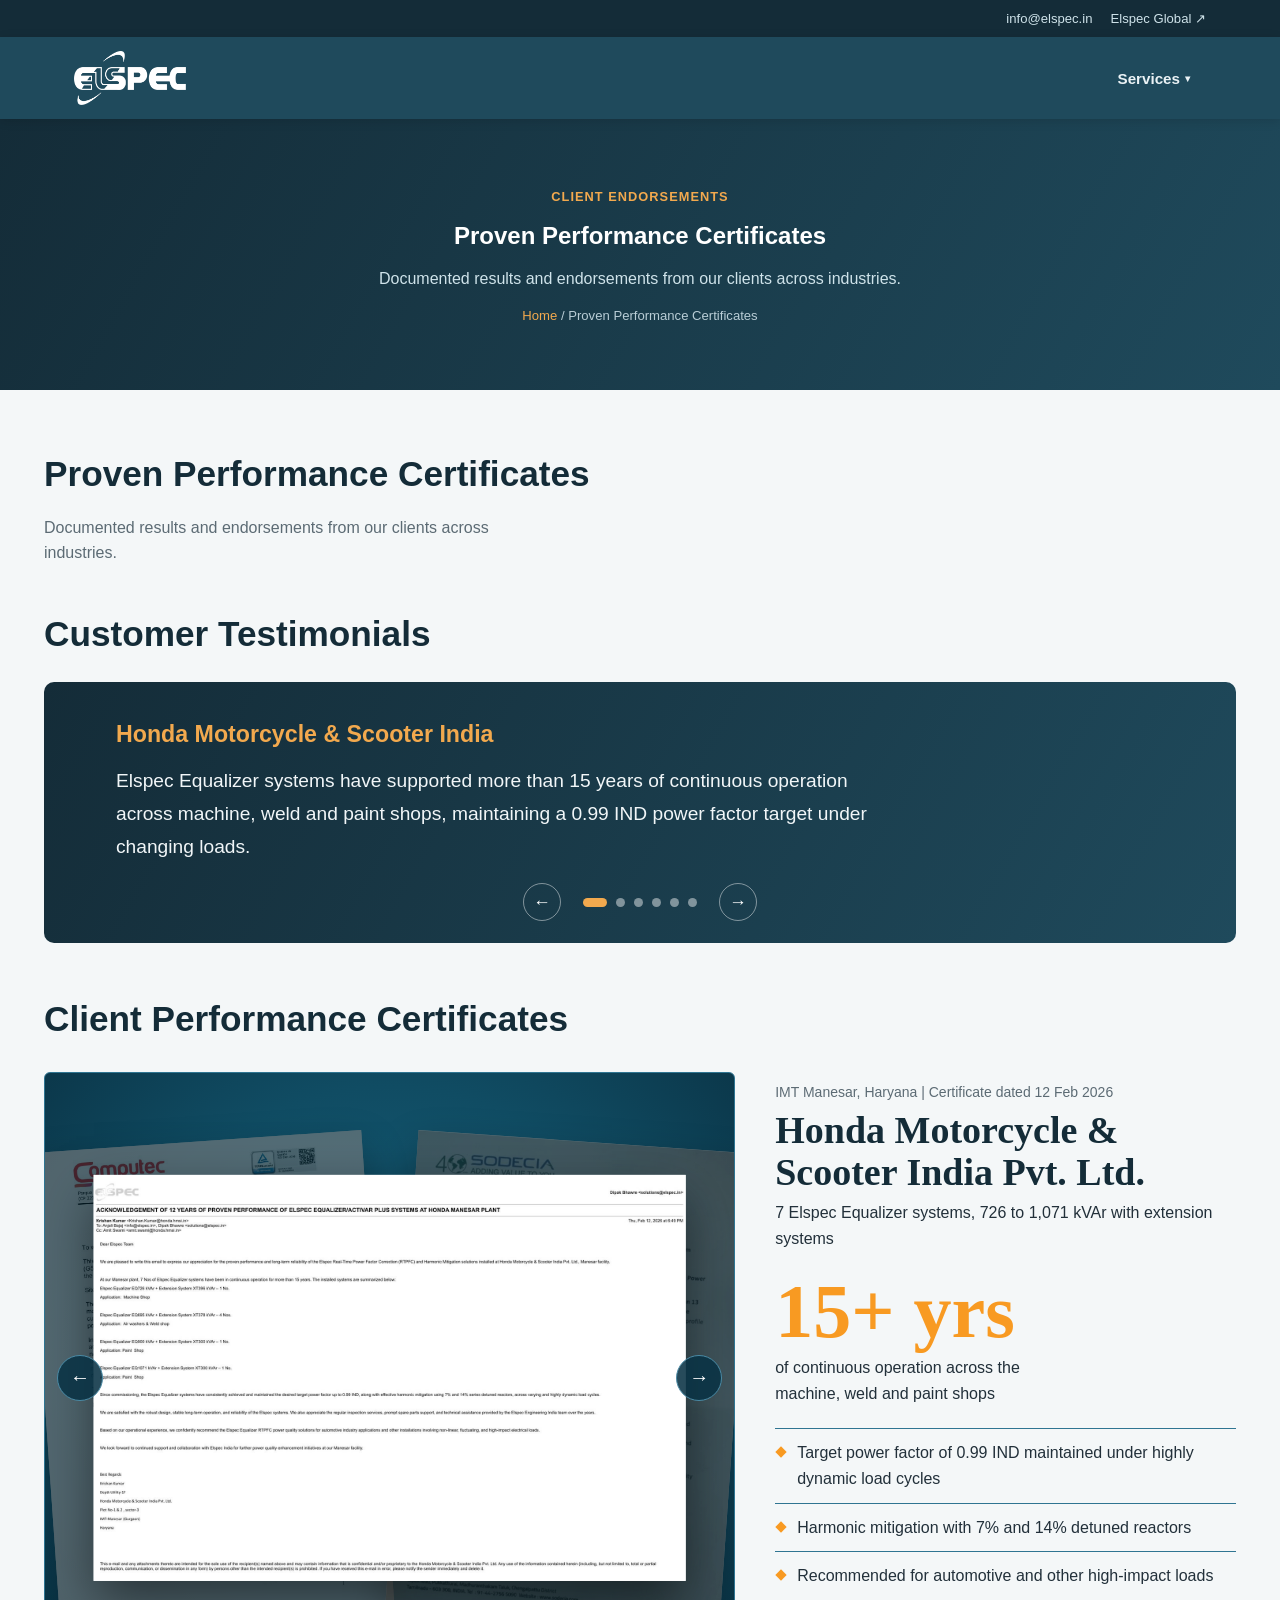
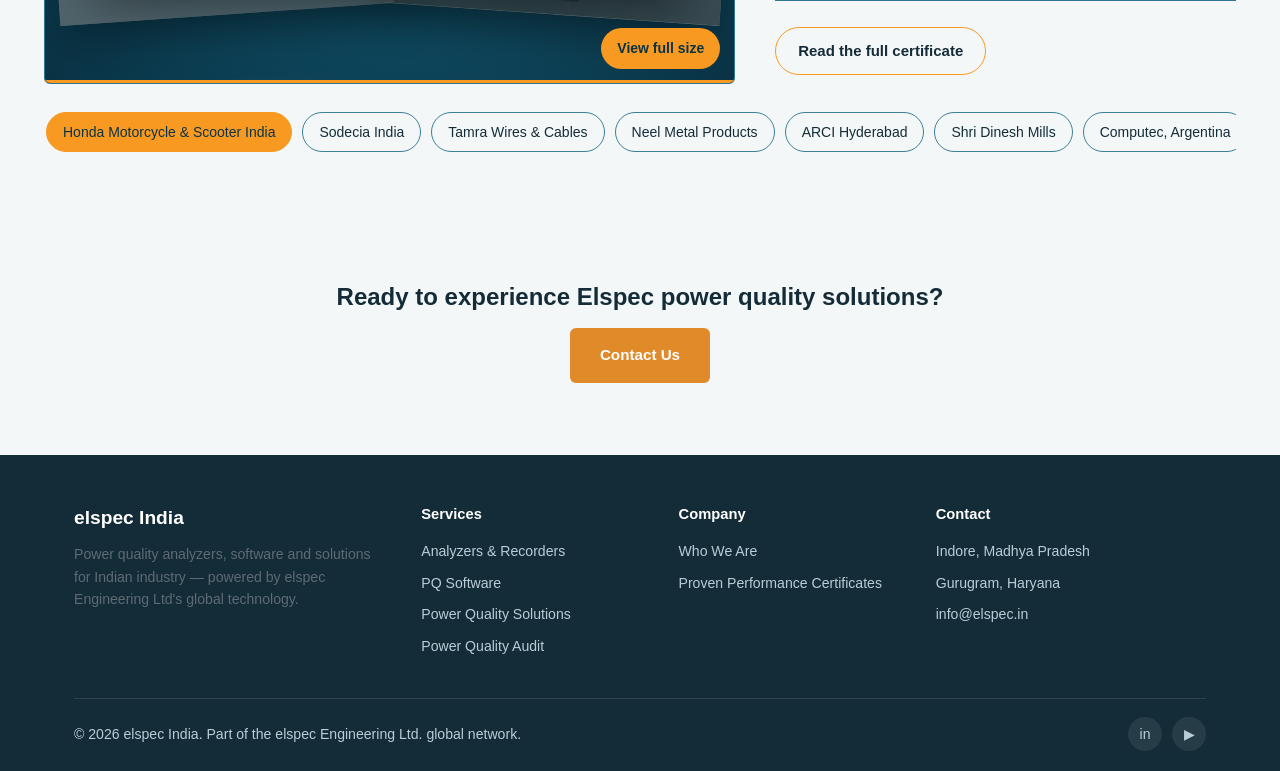
<file: testimonials.html>
<!DOCTYPE html>
<html lang="en">
<head>
<meta charset="UTF-8">
<meta name="viewport" content="width=device-width, initial-scale=1.0">
<title>Proven Performance Certificates | Elspec India</title>
<meta name="description" content="Customer testimonials and performance certificates documenting results and long-term reliability of Elspec power quality solutions.">
<meta name="robots" content="noindex, nofollow">
<link rel="stylesheet" href="assets/css/style.css?v=20261005-testimonial-heading-fonts">
</head>
<body>

<div class="topbar">
  <div class="container">
    <div class="topbar-links">
      <a href="mailto:info@elspec.in">info@elspec.in</a>
      <a href="https://www.elspec-ltd.com/" target="_blank" rel="noopener">Elspec Global ↗</a>
    </div>
  </div>
</div>

<header class="site-header">
  <div class="nav-wrap">
    <a href="index.html" class="logo">
      <img src="assets/img/elspec-logo.png" alt="Elspec" class="logo-img">
    </a>
    <nav class="main-nav">
      <ul>
        <li class="has-dropdown">
          <button class="nav-toggle">Services <span class="caret">▾</span></button>
          <div class="dropdown">
            <div class="mega-eyebrow">Explore Our Services</div>
            <div class="mega-grid">
              <a class="mega-item" href="https://www.elspec-ltd.com/metering-protection/" target="_blank" rel="noopener">
                <span class="mega-icon"><svg width="18" height="18" viewBox="0 0 24 24" fill="none"><path d="M2 12h4l2-7 4 14 2-9 2 2h6" stroke="currentColor" stroke-width="2" stroke-linecap="round" stroke-linejoin="round"/></svg></span>
                <span><span class="mega-item-title">Analyzers &amp; Recorders <span class="ext">Elspec Global ↗</span></span><span class="mega-item-desc">Fixed, portable &amp; handheld PQ analyzers</span></span>
              </a>
              <a class="mega-item" href="https://www.elspec-ltd.com/power-quality-software-pqscada-software/">
                <span class="mega-icon"><svg width="18" height="18" viewBox="0 0 24 24" fill="none"><rect x="3" y="4" width="18" height="12" rx="1.5" stroke="currentColor" stroke-width="2"/><path d="M8 20h8M12 16v4" stroke="currentColor" stroke-width="2" stroke-linecap="round"/></svg></span>
                <span><span class="mega-item-title">PQ Software <span class="ext">Elspec Global ↗</span></span><span class="mega-item-desc">Monitor &amp; report on power quality data</span></span>
              </a>
              <div class="mega-item">
                <span class="mega-icon"><svg width="18" height="18" viewBox="0 0 24 24" fill="none"><path d="M13 2 3 14h7l-1 8 10-12h-7l1-8Z" stroke="currentColor" stroke-width="2" stroke-linejoin="round"/></svg></span>
                <span><span class="mega-item-title">Power Quality Solutions</span><span class="mega-item-desc">Real-time compensation, under a cycle</span></span>
              </div>
              <a class="mega-item" href="power-quality-audit.html">
                <span class="mega-icon"><svg width="18" height="18" viewBox="0 0 24 24" fill="none"><circle cx="11" cy="11" r="7" stroke="currentColor" stroke-width="2"/><path d="m21 21-4.3-4.3" stroke="currentColor" stroke-width="2" stroke-linecap="round"/></svg></span>
                <span><span class="mega-item-title">Power Quality Audit</span><span class="mega-item-desc">On-site assessment &amp; action plan</span></span>
              </a>
            </div>
            <a class="mega-featured" href="https://www.elspec-ltd.com/" target="_blank" rel="noopener">
              <span class="mega-icon"><svg width="18" height="18" viewBox="0 0 24 24" fill="none"><circle cx="12" cy="12" r="9" stroke="currentColor" stroke-width="2"/><path d="M3 12h18M12 3c2.5 2.5 4 5.7 4 9s-1.5 6.5-4 9c-2.5-2.5-4-5.7-4-9s1.5-6.5 4-9Z" stroke="currentColor" stroke-width="2"/></svg></span>
              <span><span class="mega-featured-title">Explore The Full Elspec Range ↗</span><span class="mega-featured-desc">Every analyzer, software &amp; solution on Elspec Global</span></span>
            </a>
          </div>
        </li>

      </ul>
    </nav>
    <button class="nav-toggle-mobile" aria-label="Toggle menu"><span></span><span></span><span></span></button>
  </div>
</header>

<section class="page-hero">
  <div class="container">
    <span class="eyebrow">Client Endorsements</span>
    <h1>Proven Performance Certificates</h1>
    <p>Documented results and endorsements from our clients across industries.</p>
    <div class="breadcrumb"><a href="index.html">Home</a> / Proven Performance Certificates</div>
  </div>
</section>

<section class="performance-certificates-showcase anchor-section" id="performance-certificates">
  <main class="performance-gallery" aria-labelledby="performance-gallery-title">
    <h2 class="performance-gallery__title" id="performance-gallery-title">Proven Performance Certificates</h2>
    <p class="performance-gallery__subtitle">Documented results and endorsements from our clients across industries.</p>
    <div class="performance-testimonials" id="testimonials" aria-labelledby="performance-testimonials-title">
      <h3 class="performance-testimonials__title" id="performance-testimonials-title">Customer Testimonials</h3>
      <div class="performance-testimonials__carousel" data-performance-testimonials role="region" aria-roledescription="carousel" aria-label="Customer testimonials">
        <div class="performance-testimonials__slides" aria-live="polite">
        <article class="performance-testimonial is-active" data-performance-testimonial aria-hidden="false">
          <h4>Honda Motorcycle &amp; Scooter India</h4>
          <p>Elspec Equalizer systems have supported more than 15 years of continuous operation across machine, weld and paint shops, maintaining a 0.99 IND power factor target under changing loads.</p>
        </article>
        <article class="performance-testimonial" data-performance-testimonial aria-hidden="true">
          <h4>Sodecia India</h4>
          <p>The Elspec Equalizer Unbalanced system has maintained a 0.99 IND power factor for more than 13 years, succeeding where earlier APFC systems repeatedly failed.</p>
        </article>
        <article class="performance-testimonial" data-performance-testimonial aria-hidden="true">
          <h4>Tamra Wires &amp; Cables</h4>
          <p>Elspec Activar Plus reduced apparent power by about 300 kVA, helped remove up to Rs. 6 lakh per month in maximum-demand surcharges, and earned power-factor incentives.</p>
        </article>
        <article class="performance-testimonial" data-performance-testimonial aria-hidden="true">
          <h4>Neel Metal Products</h4>
          <p>Elspec’s Equalizer Unbalanced system has delivered more than 14 years of real-time compensation, supporting power-factor control, harmonic mitigation and voltage stability.</p>
        </article>
        <article class="performance-testimonial" data-performance-testimonial aria-hidden="true">
          <h4>ARCI Hyderabad</h4>
          <p>The Elspec Equalizer RTPFC handles non-linear, unbalanced furnace loads and supports power-factor targets of 0.99 on utility supply and 0.80 on DG supply.</p>
        </article>
        <article class="performance-testimonial" data-performance-testimonial aria-hidden="true">
          <h4>Shri Dinesh Mills</h4>
          <p>Elspec Activar Plus improved power factor from 0.77 to 0.99, eliminated voltage dips, and reduced kVA demand by 16% and peak current by 30%.</p>
        </article>
        </div>
        <div class="performance-testimonials__controls">
          <button class="performance-testimonials__arrow" type="button" data-performance-testimonials-previous aria-label="Previous testimonial">&#8592;</button>
          <div class="performance-testimonials__dots" data-performance-testimonials-dots role="tablist" aria-label="Choose a testimonial"></div>
          <button class="performance-testimonials__arrow" type="button" data-performance-testimonials-next aria-label="Next testimonial">&#8594;</button>
        </div>
      </div>
    </div>
    <h3 class="performance-testimonials__title performance-testimonials__title--certificates">Client Performance Certificates</h3>
    <div class="performance-gallery__stage" role="region" aria-roledescription="carousel" aria-label="Client certificates">
      <div class="performance-gallery__deck" data-performance-gallery-deck>
        <button class="performance-gallery__button performance-gallery__button--previous" type="button" data-performance-gallery-previous aria-label="Previous certificate">&#8592;</button>
        <button class="performance-gallery__button performance-gallery__button--next" type="button" data-performance-gallery-next aria-label="Next certificate">&#8594;</button>
        <button class="performance-gallery__zoom" type="button" data-performance-gallery-zoom>View full size</button>
        <div class="performance-gallery__progress" data-performance-gallery-progress></div>
      </div>
      <div class="performance-gallery__info" data-performance-gallery-info aria-live="polite"></div>
    </div>
    <div class="performance-gallery__chips" data-performance-gallery-chips role="tablist" aria-label="Choose a client"></div>
  </main>
</section>

<div class="performance-gallery__lightbox" data-performance-gallery-lightbox role="dialog" aria-modal="true" aria-label="Certificate full size" aria-hidden="true">
  <span class="performance-gallery__lightbox-caption" data-performance-gallery-caption></span>
  <button class="performance-gallery__lightbox-close" type="button" data-performance-gallery-close>Close</button>
  <img class="performance-gallery__lightbox-image" data-performance-gallery-image alt="">
</div>

<section class="section-alt" id="contact-cta">
  <div class="container" style="text-align:center;">
    <h2>Ready to experience Elspec power quality solutions?</h2>
    <a href="index.html#contact" class="btn btn-primary">Contact Us</a>
  </div>
</section>

<footer class="site-footer">
  <div class="container">
    <div class="footer-grid">
      <div>
        <div class="footer-logo">elspec India</div>
        <p>Power quality analyzers, software and solutions for Indian industry — powered by elspec Engineering Ltd's global technology.</p>
      </div>
      <div>
        <h4>Services</h4>
        <ul>
          <li><a href="https://www.elspec-ltd.com/metering-protection/" target="_blank" rel="noopener">Analyzers &amp; Recorders</a></li>
          <li><a href="https://www.elspec-ltd.com/power-quality-software-pqscada-software/">PQ Software</a></li>
          <li>Power Quality Solutions</li>
          <li><a href="power-quality-audit.html">Power Quality Audit</a></li>
        </ul>
      </div>
      <div>
        <h4>Company</h4>
        <ul>
          <li><a href="index.html#who-we-are">Who We Are</a></li>
          <li><a href="testimonials.html#performance-certificates">Proven Performance Certificates</a></li>
        </ul>
      </div>
      <div>
        <h4>Contact</h4>
        <ul>
          <li>Indore, Madhya Pradesh</li>
          <li>Gurugram, Haryana</li>
          <li><a href="mailto:info@elspec.in">info@elspec.in</a></li>
        </ul>
      </div>
    </div>
    <div class="footer-bottom">
      <span>© 2026 elspec India. Part of the elspec Engineering Ltd. global network.</span>
      <div class="social-row">
        <a href="#" aria-label="LinkedIn">in</a>
        <a href="#" aria-label="YouTube">▶</a>
      </div>
    </div>
  </div>
</footer>

<script src="assets/js/main.js?v=20261005-shared-testimonial-carousel"></script>
<script>
  (function () {
    var gallery = document.querySelector('.performance-gallery');
    if (!gallery) return;

    var certificates = [
      { short: "Honda Motorcycle & Scooter India", name: "Honda Motorcycle & Scooter India Pvt. Ltd.", place: "IMT Manesar, Haryana", date: "12 Feb 2026", product: "7 Elspec Equalizer systems, 726 to 1,071 kVAr with extension systems", metric: "15+ yrs", metricLabel: "of continuous operation across the machine, weld and paint shops", points: ["Target power factor of 0.99 IND maintained under highly dynamic load cycles", "Harmonic mitigation with 7% and 14% detuned reactors", "Recommended for automotive and other high-impact loads"], aspect: 1.4591, image: "assets/img/testimonials/performance-certificates/honda-motorcycle-scooter-india.jpg" },
      { short: "Sodecia India", name: "Sodecia India Pvt. Ltd.", place: "Tamil Nadu", date: "9 Dec 2025", product: "Elspec Equalizer Unbalanced 858 kVAr RTPFC", metric: "13+ yrs", metricLabel: "of operation holding power factor at 0.99 IND", points: ["Stable capacitors, reactors and control modules over 13 years", "Performed where earlier APFC systems repeatedly failed", "Improved energy efficiency and production reliability"], aspect: 0.7068, image: "assets/img/testimonials/performance-certificates/sodecia-india.jpg" },
      { short: "Tamra Wires & Cables", name: "Tamra Wires and Cables Pvt. Ltd.", place: "Pathredi, Bhiwadi, Rajasthan", date: "15 Jun 2026", product: "Elspec Activar Plus 450 kVAr, 7% detuned reactor", metric: "Rs. 6 lakh", metricLabel: "per month in maximum demand surcharges removed", points: ["About 300 kVA apparent power reduced", "PF held up to 0.99 IND on the feeder, earning an incentive above Rs. 37,000 per month", "Lower stress on the 2 MVA transformer"], aspect: 0.7502, image: "assets/img/testimonials/performance-certificates/tamra-wires-cables.jpg" },
      { short: "Neel Metal Products", name: "Neel Metal Products Ltd. (JBM Group)", place: "Ranipur, Haridwar, Uttarakhand", date: "1 Oct 2026", product: "Elspec Equalizer Unbalanced 625 kVAr RTPFC", metric: "14+ yrs", metricLabel: "of real-time reactive power compensation", points: ["Power factor target of 0.99 IND on an unbalanced, fluctuating load", "Harmonic mitigation and voltage stabilisation", "Robust design and dependable after-sales service"], aspect: 0.7072, image: "assets/img/testimonials/performance-certificates/neel-metal-products.jpg" },
      { short: "ARCI Hyderabad", name: "International Advanced Research Centre for Powder Metallurgy and New Materials (ARCI)", place: "Balapur, Hyderabad, Telangana", date: "17 Feb 2026", product: "Elspec Equalizer RTPFC 882 kVAr, installed 2007", metric: "15+ yrs", metricLabel: "with a dual power factor model for utility and DG supply", points: ["0.99 IND on utility supply, 0.80 IND on DG supply", "Handles non-linear, unbalanced furnace loads", "Regular inspection, spares and technical support"], aspect: 0.7068, image: "assets/img/testimonials/performance-certificates/arci-hyderabad.jpg" },
      { short: "Shri Dinesh Mills", name: "Shri Dinesh Mills Ltd.", place: "Vadodara, Gujarat", date: "6 Oct 2022", product: "Elspec Activar Plus 210 kVAr, 7% detuned reactor", metric: "0.77 to 0.99", metricLabel: "power factor on the LT side of the transformer", points: ["KVA demand down 16% and peak current down 30%", "Voltage dips eliminated; harmonics down from 13% to 7%", "Lower cable burden, so more load on the same cables"], aspect: 0.7538, image: "assets/img/testimonials/performance-certificates/shri-dinesh-mills.jpg" },
      { short: "Computec, Argentina", name: "Computec SRL (Parque Solar Cafayate)", place: "Salta, Argentina", date: "12 Jan 2026", product: "Elspec G5 Digital Fault Recorder with Phasor Measurement Unit", metric: "About 40 of 70", metricLabel: "PMUs on Argentina's national transmission grid are Elspec G5 DFR-PMUs", points: ["In continuous operation at the site since January 2021", "Time-synchronised measurement of voltage, current, frequency and phase angle", "Used for disturbance analysis and oscillation detection"], aspect: 0.7068, image: "assets/img/testimonials/performance-certificates/computec-argentina.jpg" }
    ];

    var deck = gallery.querySelector('[data-performance-gallery-deck]');
    var info = gallery.querySelector('[data-performance-gallery-info]');
    var chips = gallery.querySelector('[data-performance-gallery-chips]');
    var progressBar = gallery.querySelector('[data-performance-gallery-progress]');
    var lightbox = document.querySelector('[data-performance-gallery-lightbox]');
    var lightboxImage = lightbox.querySelector('[data-performance-gallery-image]');
    var lightboxCaption = lightbox.querySelector('[data-performance-gallery-caption]');
    var closeButton = lightbox.querySelector('[data-performance-gallery-close]');
    var reducedMotion = window.matchMedia('(prefers-reduced-motion: reduce)').matches;
    var slides = [];
    var current = 0;
    var timer = null;
    var hovering = false;
    var returnFocus = null;

    function addTextElement(parent, tag, className, text) {
      var element = document.createElement(tag);
      element.className = className;
      element.textContent = text;
      parent.appendChild(element);
      return element;
    }

    function openLightbox() {
      var certificate = certificates[current];
      returnFocus = document.activeElement;
      lightboxImage.src = certificate.image;
      lightboxImage.alt = 'Full size certificate from ' + certificate.name;
      lightboxImage.classList.remove('is-zoomed');
      lightboxCaption.textContent = certificate.name;
      lightbox.classList.add('is-open');
      lightbox.setAttribute('aria-hidden', 'false');
      lightbox.scrollTop = 0;
      window.clearTimeout(timer);
      closeButton.focus();
    }

    function closeLightbox() {
      lightbox.classList.remove('is-open');
      lightbox.setAttribute('aria-hidden', 'true');
      lightboxImage.removeAttribute('src');
      progress();
      if (returnFocus && returnFocus.isConnected) returnFocus.focus();
    }

    function renderInfo() {
      var certificate = certificates[current];
      var meta = addTextElement(info, 'p', 'performance-gallery__meta', certificate.place + ' | Certificate dated ' + certificate.date);
      var name = addTextElement(info, 'h3', 'performance-gallery__name', certificate.name);
      var product = addTextElement(info, 'p', 'performance-gallery__product', certificate.product);
      var metric = addTextElement(info, 'p', 'performance-gallery__metric', certificate.metric);
      var metricLabel = addTextElement(info, 'p', 'performance-gallery__metric-label', certificate.metricLabel);
      var points = document.createElement('ul');
      points.className = 'performance-gallery__points';
      certificate.points.forEach(function (point) {
        addTextElement(points, 'li', '', point);
      });
      var readButton = addTextElement(info, 'button', 'performance-gallery__read', 'Read the full certificate');
      readButton.type = 'button';
      readButton.addEventListener('click', openLightbox);
      info.replaceChildren(meta, name, product, metric, metricLabel, points, readButton);
    }

    function render() {
      var total = certificates.length;
      slides.forEach(function (slide, index) {
        var offset = index - current;
        if (offset > total / 2) offset -= total;
        if (offset < -total / 2) offset += total;
        var distance = Math.abs(offset);
        slide.style.transform = 'translate(-50%,-50%) translateX(' + (offset * 46) + '%) rotate(' + (offset * 4) + 'deg) scale(' + (1 - distance * .14) + ')';
        slide.style.zIndex = String(10 - distance);
        slide.style.opacity = distance === 0 ? '1' : (distance > 1 ? '0' : '.6');
        slide.style.filter = distance ? 'brightness(.5)' : 'none';
        slide.style.pointerEvents = distance > 1 ? 'none' : 'auto';
        slide.tabIndex = distance ? -1 : 0;
        slide.setAttribute('aria-hidden', distance ? 'true' : 'false');
      });
      renderInfo();
      Array.prototype.forEach.call(chips.children, function (chip, index) {
        chip.setAttribute('aria-current', index === current ? 'true' : 'false');
        chip.setAttribute('aria-selected', index === current ? 'true' : 'false');
      });
      var activeChip = chips.children[current];
      if (activeChip && chips.scrollWidth > chips.clientWidth) {
        chips.scrollTo({ left: activeChip.offsetLeft - chips.clientWidth / 2 + activeChip.clientWidth / 2, behavior: reducedMotion ? 'auto' : 'smooth' });
      }
      progress();
    }

    function go(index) {
      current = (index + certificates.length) % certificates.length;
      render();
    }

    function progress() {
      window.clearTimeout(timer);
      progressBar.style.transition = 'none';
      progressBar.style.transform = 'scaleX(0)';
      if (reducedMotion || hovering || lightbox.classList.contains('is-open')) return;
      void progressBar.offsetWidth;
      progressBar.style.transition = 'transform 8s linear';
      progressBar.style.transform = 'scaleX(1)';
      timer = window.setTimeout(function () { go(current + 1); }, 8000);
    }

    certificates.forEach(function (certificate, index) {
      var slide = document.createElement('button');
      var image = document.createElement('img');
      slide.className = 'performance-gallery__slide';
      slide.style.setProperty('--gallery-aspect', certificate.aspect);
      slide.setAttribute('aria-label', 'Certificate from ' + certificate.name);
      image.alt = 'Performance certificate from ' + certificate.name;
      image.src = certificate.image;
      slide.appendChild(image);
      slide.addEventListener('click', function () {
        if (current === index) openLightbox();
        else go(index);
      });
      deck.insertBefore(slide, deck.firstChild);
      slides.push(slide);

      var chip = document.createElement('button');
      chip.type = 'button';
      chip.className = 'performance-gallery__chip';
      chip.setAttribute('role', 'tab');
      chip.textContent = certificate.short;
      chip.addEventListener('click', function () { go(index); });
      chips.appendChild(chip);
    });

    gallery.querySelector('[data-performance-gallery-previous]').addEventListener('click', function () { go(current - 1); });
    gallery.querySelector('[data-performance-gallery-next]').addEventListener('click', function () { go(current + 1); });
    gallery.querySelector('[data-performance-gallery-zoom]').addEventListener('click', openLightbox);
    deck.addEventListener('mouseenter', function () {
      hovering = true;
      window.clearTimeout(timer);
      progressBar.style.transition = 'none';
      progressBar.style.transform = 'scaleX(0)';
    });
    deck.addEventListener('mouseleave', function () { hovering = false; progress(); });
    var pointerStart = null;
    deck.addEventListener('pointerdown', function (event) { pointerStart = event.clientX; });
    deck.addEventListener('pointerup', function (event) {
      if (pointerStart !== null && Math.abs(event.clientX - pointerStart) > 50) {
        go(current + (event.clientX < pointerStart ? 1 : -1));
      }
      pointerStart = null;
    });
    closeButton.addEventListener('click', closeLightbox);
    lightboxImage.addEventListener('click', function () { lightboxImage.classList.toggle('is-zoomed'); });
    lightbox.addEventListener('click', function (event) {
      if (event.target === lightbox) closeLightbox();
    });
    document.addEventListener('keydown', function (event) {
      if (event.key === 'Escape' && lightbox.classList.contains('is-open')) closeLightbox();
      if (!gallery.contains(document.activeElement) && !lightbox.classList.contains('is-open')) return;
      if (event.key === 'ArrowRight') {
        go(current + 1);
        if (lightbox.classList.contains('is-open')) openLightbox();
      }
      if (event.key === 'ArrowLeft') {
        go(current - 1);
        if (lightbox.classList.contains('is-open')) openLightbox();
      }
    });
    render();
  }());
</script>
</body>
</html>
</file>
<file: assets/css/style.css>
/* ===========================================================
   Elspec India — shared stylesheet
   Palette matches elspec-ltd.com (navy-teal header, orange accent)
   =========================================================== */

:root {
  --navy-dark: #142c38;
  --navy: #1f4a5c;
  --navy-light: #2c6379;
  --accent: #e08a2a;
  --accent-light: #f2a94e;
  --text: #22303a;
  --text-muted: #5c6b74;
  --bg: #ffffff;
  --bg-alt: #f4f7f8;
  --border: #e2e8ec;
  --radius: 10px;
  --shadow: 0 8px 24px rgba(20, 44, 56, 0.08);
  --max-width: 1180px;
  font-size: 16px;
}

* { box-sizing: border-box; }
html { scroll-behavior: smooth; }
body {
  margin: 0;
  font-family: "Segoe UI", -apple-system, BlinkMacSystemFont, "Helvetica Neue", Arial, sans-serif;
  color: var(--text);
  background: var(--bg);
  line-height: 1.6;
}
img, svg { max-width: 100%; display: block; }
a { color: inherit; text-decoration: none; }
ul { list-style: none; margin: 0; padding: 0; }
h1, h2, h3, h4 { margin: 0 0 .5em; font-weight: 700; color: var(--navy-dark); }
p { margin: 0 0 1em; color: var(--text-muted); }
.container { max-width: var(--max-width); margin: 0 auto; padding: 0 24px; }
section { padding: 72px 0; }
.section-alt { background: var(--bg-alt); }

.eyebrow {
  display: inline-block;
  color: var(--accent);
  font-weight: 700;
  letter-spacing: .08em;
  text-transform: uppercase;
  font-size: .8rem;
  margin-bottom: 10px;
}
.section-head { text-align: center; max-width: 680px; margin: 0 auto 48px; }
.section-head h2 { font-size: clamp(1.6rem, 3vw, 2.2rem); }
.section-head p { margin-bottom: 0; }

/* ---------- Buttons ---------- */
.btn {
  display: inline-flex;
  align-items: center;
  gap: 8px;
  padding: 13px 28px;
  border-radius: 6px;
  font-weight: 600;
  font-size: .95rem;
  cursor: pointer;
  border: 2px solid transparent;
  transition: all .2s ease;
}
.btn-primary { background: var(--accent); color: #fff; }
.btn-primary:hover { background: var(--accent-light); }
.btn-outline { border-color: #fff; color: #fff; }
.btn-outline:hover { background: rgba(255,255,255,.12); }
.btn-navy { background: var(--navy); color: #fff; }
.btn-navy:hover { background: var(--navy-light); }

/* ---------- Top utility bar ---------- */
.topbar {
  background: var(--navy-dark);
  color: #cfe3ea;
  font-size: .82rem;
}
.topbar .container { display: flex; justify-content: flex-end; align-items: center; padding-top: 8px; padding-bottom: 8px; flex-wrap: wrap; gap: 6px; }
.topbar a { color: #cfe3ea; }
.topbar-links { display: flex; gap: 18px; }
.topbar-links span { opacity: .75; }

/* ---------- Announcement strip ---------- */
.announce {
  background: var(--accent);
  color: #fff;
  text-align: center;
  font-size: .88rem;
  font-weight: 600;
  padding: 10px 20px;
}
.announce a { text-decoration: underline; margin-left: 6px; white-space: nowrap; }

/* ---------- Header / Nav ---------- */
header.site-header {
  background: var(--navy);
  position: sticky;
  top: 0;
  z-index: 100;
  box-shadow: 0 2px 10px rgba(0,0,0,.12);
}
.nav-wrap { display: flex; align-items: center; justify-content: space-between; padding: 14px 24px; max-width: var(--max-width); margin: 0 auto; }
.logo { display: flex; align-items: center; }
.logo-img { height: 54px; width: auto; display: block; }

nav.main-nav > ul { display: flex; gap: 6px; align-items: center; }
nav.main-nav > ul > li { position: relative; }
nav.main-nav > ul > li > a,
nav.main-nav > ul > li > button.nav-toggle {
  display: flex;
  align-items: center;
  gap: 5px;
  color: #eaf2f5;
  font-weight: 600;
  font-size: .95rem;
  padding: 12px 16px;
  background: none;
  border: none;
  cursor: pointer;
  font-family: inherit;
}
nav.main-nav > ul > li > a:hover,
nav.main-nav > ul > li.open > button.nav-toggle,
nav.main-nav > ul > li > button.nav-toggle.active,
nav.main-nav > ul > li > a.active {
  color: var(--accent-light);
}
nav.main-nav .caret { font-size: .65rem; transition: transform .2s; }
nav.main-nav > ul > li.open .caret { transform: rotate(180deg); }

/* ---------- Mega-menu dropdown ---------- */
.dropdown {
  position: absolute;
  top: 100%;
  left: 0;
  background: #fff;
  width: min(520px, calc(100vw - 48px));
  border-radius: var(--radius);
  box-shadow: var(--shadow);
  overflow: hidden;
  opacity: 0;
  visibility: hidden;
  transform: translateY(8px);
  transition: all .18s ease;
}
.dropdown.dropdown-right { left: auto; right: 0; }
li.open .dropdown { opacity: 1; visibility: visible; transform: translateY(0); }

.mega-eyebrow {
  font-size: .68rem;
  font-weight: 800;
  letter-spacing: .08em;
  text-transform: uppercase;
  color: var(--text-muted);
  padding: 18px 22px 4px;
}
.mega-grid { display: grid; grid-template-columns: repeat(2, 1fr); gap: 2px; padding: 10px 12px 14px; }
.mega-item {
  display: flex;
  gap: 12px;
  align-items: flex-start;
  padding: 10px;
  border-radius: 8px;
}
.mega-item:hover, .mega-item.active { background: var(--bg-alt); }
.mega-icon {
  width: 36px; height: 36px;
  border-radius: 8px;
  background: var(--bg-alt);
  display: flex; align-items: center; justify-content: center;
  color: var(--navy);
  flex-shrink: 0;
}
.mega-item:hover .mega-icon, .mega-item.active .mega-icon { background: #fff; color: var(--accent); }
.mega-item-title {
  display: flex;
  align-items: center;
  gap: 6px;
  font-weight: 700;
  font-size: .89rem;
  color: var(--navy-dark);
  margin-bottom: 2px;
}
.mega-item.active .mega-item-title { color: var(--navy); }
.mega-item-title .ext { font-size: .68rem; font-weight: 600; color: var(--text-muted); white-space: nowrap; }
.mega-item-desc { font-size: .78rem; color: var(--text-muted); line-height: 1.4; }

.mega-featured {
  display: flex;
  align-items: center;
  gap: 12px;
  background: var(--bg-alt);
  border-top: 1px solid var(--border);
  padding: 14px 22px;
}
.mega-featured .mega-icon { background: #fff; }
.mega-featured-title { display: block; font-weight: 700; font-size: .86rem; color: var(--navy-dark); margin-bottom: 2px; }
.mega-featured-desc { display: block; font-size: .76rem; color: var(--text-muted); }

.nav-toggle-mobile {
  display: none;
  flex-direction: column;
  gap: 5px;
  background: none;
  border: none;
  cursor: pointer;
  padding: 6px;
}
.nav-toggle-mobile span { width: 26px; height: 2px; background: #fff; display: block; }

/* ---------- Hero ---------- */
.hero {
  position: relative;
  min-height: 560px;
  display: flex;
  align-items: center;
  overflow: hidden;
  background: var(--navy-dark);
}
.hero-slide {
  position: absolute;
  inset: 0;
  opacity: 0;
  transition: opacity 1.2s ease;
  background-size: cover;
  background-position: center;
}
.hero-slide.active { opacity: 1; }
.hero-slide::after {
  content: "";
  position: absolute;
  inset: 0;
  background: linear-gradient(100deg, rgba(10,20,28,.88) 10%, rgba(10,20,28,.55) 55%, rgba(224,138,42,.28));
}
.hero-slide.slide-1 { background-image: url("../img/hero/hero-power-quality.png"); background-position: center; }
.hero-slide.slide-2 { background-image: url("../img/hero/hero-analyzer.png"); background-position: center; }
.hero-slide.slide-3 { background-image: url("../img/hero/hero-engineer.png"); background-position: center; }
.hero-slide.slide-4 { background-image: url("../img/hero/hero-switchgear.png"); background-position: center; }
.hero-slide.slide-5 { background-image: url("../img/hero/hero-textile.png"); background-position: center; }
.hero-slide.slide-6 { background-image: url("../img/hero/hero-engineering-team.png"); background-position: center; }

.hero-content { position: relative; z-index: 2; color: #fff; max-width: 640px; padding: 60px 0; }
.hero-content .eyebrow { color: var(--accent-light); }
.hero-content h1 { color: #fff; font-size: clamp(2rem, 4.2vw, 3rem); line-height: 1.15; margin-bottom: 18px; }
.hero-content p { color: #d7e4e9; font-size: 1.08rem; max-width: 520px; }
.hero-cta { display: flex; gap: 14px; margin-top: 28px; flex-wrap: wrap; }
.hero-dots { position: absolute; z-index: 3; bottom: 24px; left: 50%; transform: translateX(-50%); display: flex; gap: 8px; }
.hero-dots button { width: 9px; height: 9px; border-radius: 50%; border: none; background: rgba(255,255,255,.4); cursor: pointer; padding: 0; }
.hero-dots button.active { background: var(--accent); width: 22px; border-radius: 5px; }
.placeholder-note { position: relative; z-index: 2; }

/* ---------- Client marquee ---------- */
.clients-band { padding: 48px 0; background: var(--bg-alt); overflow: hidden; }
.clients-band .section-head { margin-bottom: 28px; }
.marquee { overflow: hidden; position: relative; -webkit-mask-image: linear-gradient(90deg, transparent, #000 8%, #000 92%, transparent); mask-image: linear-gradient(90deg, transparent, #000 8%, #000 92%, transparent); }
.marquee-track { display: flex; gap: 48px; width: max-content; animation: scroll-left 28s linear infinite; }
.marquee:hover .marquee-track { animation-play-state: paused; }
@keyframes scroll-left { from { transform: translateX(0); } to { transform: translateX(-50%); } }
.client-chip {
  display: flex;
  align-items: center;
  justify-content: center;
  width: 190px;
  height: 88px;
  background: #fff;
  border: 1px solid var(--border);
  border-radius: 10px;
  color: var(--text-muted);
  font-weight: 700;
  font-size: .85rem;
  letter-spacing: .03em;
  padding: 12px 18px;
  white-space: nowrap;
  overflow: hidden;
  box-shadow: 0 4px 12px rgba(20, 44, 56, 0.05);
}
.client-chip img {
  width: 154px;
  height: 58px;
  object-fit: contain;
  display: block;
  filter: drop-shadow(0 1px 0 rgba(0, 0, 0, 0.04));
}
.client-chip--finolex { width: 220px; }
.client-chip--finolex img { width: 190px; height: 64px; object-fit: contain; }
.clients-full-grid .client-chip--finolex { width: 100%; }
.client-chip--namma-metro img { width: 100%; height: 76px; object-fit: contain; }
.marquee .client-chip--namma-metro img { height: 64px; }

/* ---------- Who we are ---------- */
.about-grid { display: grid; grid-template-columns: 1.1fr .9fr; gap: 56px; align-items: center; }
.about-grid p { font-size: 1.02rem; }
.pillar-list { display: grid; gap: 18px; }
.pillar {
  background: #fff;
  border: 1px solid var(--border);
  border-radius: var(--radius);
  padding: 20px 22px;
  box-shadow: var(--shadow);
}
.pillar h4 { display: flex; align-items: center; gap: 10px; margin-bottom: 6px; color: var(--navy); }
.pillar h4 .dot { width: 8px; height: 8px; border-radius: 50%; background: var(--accent); flex-shrink: 0; }
.pillar p { margin: 0; font-size: .92rem; }

/* ---------- What we do ---------- */
.cards-grid { display: grid; grid-template-columns: repeat(4, 1fr); gap: 24px; }
.what-card {
  background: #fff;
  border: 1px solid var(--border);
  border-radius: var(--radius);
  padding: 30px 24px;
  text-align: left;
  transition: transform .2s ease, box-shadow .2s ease;
}
.what-card-link { display: block; color: inherit; text-decoration: none; cursor: pointer; }
.what-card:hover { transform: translateY(-4px); box-shadow: var(--shadow); }
.what-card .icon {
  width: 52px; height: 52px;
  border-radius: 12px;
  background: var(--bg-alt);
  display: flex; align-items: center; justify-content: center;
  margin-bottom: 18px;
  color: var(--navy);
}
.what-card h3 { font-size: 1.08rem; margin-bottom: 8px; }
.what-card p { font-size: .92rem; margin-bottom: 14px; }
.what-card .link { font-size: .85rem; font-weight: 700; color: var(--accent); display: inline-flex; align-items: center; gap: 4px; }
.what-card .link:hover { text-decoration: underline; }
.what-card .tag { display:inline-block; font-size:.68rem; font-weight:700; letter-spacing:.05em; text-transform:uppercase; color: var(--navy-light); background:#eaf2f5; padding:3px 8px; border-radius:4px; margin-bottom:12px; }

/* ---------- Case studies ---------- */
.cases-grid { display: grid; grid-template-columns: repeat(3, 1fr); grid-auto-rows: 1fr; gap: 28px; align-items: stretch; }
.cases-slider { overflow: hidden; position: relative; -webkit-mask-image: linear-gradient(90deg, transparent, #000 6%, #000 94%, transparent); mask-image: linear-gradient(90deg, transparent, #000 6%, #000 94%, transparent); }
.cases-slider .cases-grid { display: flex; gap: 28px; width: max-content; animation: scroll-cases 42s linear infinite; }
.cases-slider:hover .cases-grid { animation-play-state: paused; }
.cases-slider .case-card { flex: 0 0 min(330px, calc(100vw - 48px)); }
@keyframes scroll-cases { from { transform: translateX(0); } to { transform: translateX(-50%); } }
.case-card { position: relative; display: flex; flex: 0 0 auto; flex-direction: column; height: 500px; border-radius: var(--radius); overflow: hidden; border: 1px solid var(--border); background: #fff; }
.case-thumb { flex: 0 0 160px; height: 160px; background: linear-gradient(135deg, var(--navy), var(--navy-light)); display: flex; align-items: center; justify-content: center; color: rgba(255,255,255,.5); font-size: .8rem; font-weight: 700; text-transform: uppercase; letter-spacing: .08em; }
.case-thumb img { width: 100%; height: 100%; object-fit: cover; object-position: top center; display: block; }
.case-body { display: flex; flex: 1; flex-direction: column; min-height: 0; padding: 22px 22px calc(.5in + 32px); }
.cases-slider .cases-grid > .case-card { flex-basis: min(330px, calc(100vw - 48px)); }
.case-body .eyebrow { font-size: .7rem; }
.case-body h3 { min-height: 5em; font-size: 1.02rem; }
.case-body p { flex: 1; font-size: .88rem; }
.case-body a { position: absolute; right: 22px; bottom: .5in; left: 22px; display: block; padding-top: 10px; font-weight: 700; color: var(--navy); font-size: .85rem; }
.case-body a:hover { color: var(--accent); }
.event-thumb-upcoming { flex-direction: column; gap: 5px; padding: 18px; background: linear-gradient(135deg, var(--navy-dark), var(--navy-light)); color: #fff; text-align: center; }
.event-thumb-upcoming span { color: var(--accent-light); font-size: .72rem; font-weight: 800; letter-spacing: .1em; text-transform: uppercase; }
.event-thumb-upcoming strong { font-size: clamp(1.5rem, 4vw, 2rem); line-height: 1.2; }
.event-thumb-upcoming b { font-size: .9rem; }
.event-case-card { color: inherit; text-decoration: none; transition: transform .2s ease, box-shadow .2s ease; }
.event-case-card:hover { transform: translateY(-4px); box-shadow: var(--shadow); }
.event-case-card:focus-visible { outline: 3px solid var(--accent); outline-offset: 4px; }
.event-card-link { position: absolute; right: 22px; bottom: .5in; left: 22px; display: block; padding-top: 10px; color: var(--navy); font-size: .85rem; font-weight: 700; }
.event-case-card:hover .event-card-link { color: var(--accent); }
.event-detail-grid { display: grid; grid-template-columns: minmax(0, 1.4fr) minmax(250px, .6fr); gap: 32px; align-items: start; }
.event-detail-copy, .event-detail-facts { padding: 28px; border: 1px solid var(--border); border-radius: var(--radius); background: #fff; box-shadow: var(--shadow); }
.event-detail-copy h2 { font-size: 1.5rem; }
.event-detail-copy p:last-child { margin-bottom: 0; }
.event-detail-facts { background: var(--bg-alt); }
.event-detail-facts h2 { font-size: 1.15rem; }
.event-detail-fact { padding: 12px 0; border-bottom: 1px solid var(--border); }
.event-detail-fact:last-child { padding-bottom: 0; border-bottom: 0; }
.event-detail-fact strong, .event-detail-fact span { display: block; }
.event-detail-fact strong { color: var(--navy-dark); font-size: .78rem; text-transform: uppercase; letter-spacing: .05em; }
.event-detail-fact span { color: var(--text-muted); }
.event-photo-grid { display: grid; grid-template-columns: repeat(2, minmax(0, 1fr)); gap: 20px; }
.event-photo-grid figure { margin: 0; overflow: hidden; border: 1px solid var(--border); border-radius: var(--radius); background: #fff; box-shadow: var(--shadow); }
.event-photo-grid img { display: block; width: 100%; height: 280px; object-fit: cover; }
.event-photo-grid figcaption { padding: 12px 16px; color: var(--text-muted); font-size: .86rem; }
.case-study-intro { background: var(--bg-alt); }
.case-study-intro-grid { display: grid; grid-template-columns: 1.35fr .65fr; gap: 48px; align-items: start; }
.case-study-intro h2 { font-size: clamp(1.6rem, 3vw, 2.2rem); }
.case-study-highlight { background: #fff; border: 1px solid var(--border); border-radius: var(--radius); padding: 26px; box-shadow: var(--shadow); }
.case-study-highlight strong { display: block; color: var(--navy); font-size: 1.7rem; line-height: 1.1; margin-top: 8px; }
.case-study-highlight p { margin: 4px 0 18px; font-size: .9rem; }
.case-study-highlight p:last-child { margin-bottom: 0; }
.case-study-pages { background: #fff; }
.case-study-document { max-width: 894px; margin: 0 auto; display: grid; gap: 28px; }
.case-study-document figure { margin: 0; background: var(--bg-alt); border: 1px solid var(--border); border-radius: var(--radius); overflow: hidden; box-shadow: var(--shadow); }
.case-study-document img { width: 100%; height: auto; display: block; }
.case-study-document figcaption { padding: 12px 16px; color: var(--text-muted); font-size: .86rem; font-weight: 600; }
.case-study-hero h1 { max-width: 850px; margin-left: auto; margin-right: auto; }

/* ---------- Testimonials ---------- */
.testi-wrap { max-width: 760px; margin: 0 auto; position: relative; }
.testi-slide { display: none; text-align: center; }
.testi-slide.active { display: block; }
.testi-quote { font-size: 1.2rem; color: var(--navy-dark); font-style: italic; margin-bottom: 22px; }
.testi-quote::before { content: "“"; color: var(--accent); font-size: 2rem; line-height: 0; vertical-align: -8px; margin-right: 4px; }
.testi-person { font-weight: 700; color: var(--navy); }
.testi-role { max-width: 560px; margin: 4px auto 0; font-size: .85rem; line-height: 1.5; color: var(--text-muted); }
.testi-nav { display: flex; justify-content: center; gap: 14px; margin-top: 30px; }
.testi-nav button { width: 40px; height: 40px; border-radius: 50%; border: 1px solid var(--border); background: #fff; cursor: pointer; font-size: 1rem; color: var(--navy); }
.testi-nav button:hover { background: var(--navy); color: #fff; }

/* ---------- Contact ---------- */
.contact-section { background: var(--navy-dark); color: #dfeaf0; }
.contact-section h2, .contact-section .section-head p { color: #fff; }
.contact-section .section-head p { color: #b9cdd6; }
.contact-grid { display: grid; grid-template-columns: repeat(2, 1fr) 1.1fr; gap: 24px; }
.office-card {
  background: rgba(255,255,255,.05);
  border: 1px solid rgba(255,255,255,.12);
  border-radius: var(--radius);
  padding: 26px;
}
.office-card h3 { color: #fff; font-size: 1.05rem; display:flex; align-items:center; gap:8px; }
.office-card p { color: #b9cdd6; font-size: .92rem; margin-bottom: 8px; }
.office-card a { color: var(--accent-light); font-weight: 600; }
.map-embed { border-radius: var(--radius); overflow: hidden; height: 100%; min-height: 180px; border: 1px solid rgba(255,255,255,.12); }
.map-embed iframe { width: 100%; height: 100%; min-height: 180px; border: 0; display: block; }

.enquire-card {
  background: #fff;
  border-radius: var(--radius);
  padding: 30px;
  color: var(--text);
  margin-top: 40px;
}
.enquire-card h3 { color: var(--navy-dark); }
.form-grid { display: grid; grid-template-columns: 1fr 1fr; gap: 16px; margin-top: 18px; }
.form-grid .full { grid-column: 1 / -1; }
.form-grid label { display: block; font-size: .82rem; font-weight: 600; margin-bottom: 6px; color: var(--text); }
.form-grid input, .form-grid select, .form-grid textarea {
  width: 100%;
  padding: 11px 14px;
  border: 1px solid var(--border);
  border-radius: 6px;
  font-family: inherit;
  font-size: .92rem;
  background: var(--bg-alt);
}
.form-grid textarea { resize: vertical; min-height: 100px; }
.form-status { font-size: .88rem; font-weight: 600; margin-top: 12px; }
.form-status.success { color: #1d7a4c; }
.form-status.error { color: #c0392b; }

/* ---------- Page header (inner pages) ---------- */
.page-hero {
  background: linear-gradient(120deg, var(--navy-dark), var(--navy));
  color: #fff;
  padding: 64px 0;
  text-align: center;
}
.page-hero.audit-page-hero {
  min-height: 440px;
  display: flex;
  align-items: center;
  text-align: left;
  background:
    linear-gradient(100deg, rgba(10,20,28,.88) 10%, rgba(10,20,28,.58) 58%, rgba(20,44,56,.22)),
    url("../img/hero/hero-power-quality-audit.png") center / cover no-repeat;
}
.audit-page-hero .container { width: 100%; }
.audit-page-hero h1 { max-width: 700px; font-size: clamp(2rem, 4.2vw, 3rem); line-height: 1.15; }
.page-hero.audit-page-hero p { max-width: 620px; margin: 0; color: #d7e4e9; font-size: 1.08rem; }
.page-hero .eyebrow { color: var(--accent-light); }
.page-hero h1 { color: #fff; margin-bottom: 10px; }
.page-hero p { color: #cfe3ea; max-width: 620px; margin: 0 auto; }
.breadcrumb { font-size: .82rem; margin-top: 14px; color: #b9cdd6; }

.subnav { display: flex; justify-content: center; gap: 10px; margin-top: 26px; flex-wrap: wrap; }
.subnav a { padding: 9px 20px; border: 1px solid rgba(255,255,255,.35); border-radius: 30px; color: #fff; font-size: .85rem; font-weight: 600; }
.subnav a:hover { background: rgba(255,255,255,.14); border-color: rgba(255,255,255,.6); }

/* ---------- Insights / Recognition pages ---------- */
.anchor-section { scroll-margin-top: 90px; }
.anchor-section:nth-of-type(even) { background: var(--bg-alt); }

.blog-grid { display: grid; grid-template-columns: repeat(3, 1fr); gap: 24px; }
.blog-card { border-radius: var(--radius); overflow: hidden; border: 1px solid var(--border); background: #fff; }
.blog-thumb { height: 140px; background: linear-gradient(135deg, var(--navy), var(--navy-light)); display: flex; align-items: center; justify-content: center; color: rgba(255,255,255,.5); font-size: .78rem; font-weight: 700; text-transform: uppercase; letter-spacing: .07em; }
.blog-body { padding: 20px; }
.blog-body .eyebrow { font-size: .68rem; }
.blog-body h3 { font-size: .98rem; }
.blog-body p { font-size: .85rem; }
.blog-body a { font-weight: 700; color: var(--navy); font-size: .82rem; }
.blog-body a:hover { color: var(--accent); }

.webinar-grid { display: grid; grid-template-columns: repeat(3, 1fr); gap: 24px; }
.webinar-card { border-radius: var(--radius); overflow: hidden; border: 1px solid var(--border); background: #fff; }
.webinar-thumb { height: 140px; background: var(--navy-dark); display: flex; align-items: center; justify-content: center; color: rgba(255,255,255,.7); position: relative; }
.webinar-thumb video { width: 100%; height: 100%; display: block; object-fit: cover; background: #071d2b; }
.webinar-thumb .play { width: 44px; height: 44px; border-radius: 50%; background: var(--accent); display: flex; align-items: center; justify-content: center; color: #fff; }
.webinar-body { padding: 20px; }
.webinar-body .eyebrow { font-size: .68rem; }
.webinar-body h3 { font-size: .98rem; }
.webinar-body p { font-size: .85rem; }

.awards-grid { display: grid; grid-template-columns: repeat(3, 1fr); gap: 24px; }
.award-card { position: relative; display: flex; flex-direction: column; box-sizing: border-box; min-height: 511px; text-align: center; background: #fff; border: 1px solid var(--border); border-radius: var(--radius); padding: 30px 22px; }
.award-card .badge { width: 64px; height: 64px; margin: 0 auto 16px; border-radius: 50%; background: var(--bg-alt); display: flex; align-items: center; justify-content: center; color: var(--accent); }
.award-card h3 { font-size: 1rem; }
.award-card p { font-size: .86rem; margin-bottom: 0; }
.award-certificate-link { display: block; margin-top: auto; color: var(--navy); font-size: .84rem; font-weight: 700; text-decoration: underline; }
.award-certificate-link img { display: block; box-sizing: border-box; width: 100%; height: 160px; margin-bottom: 40px; object-fit: contain; border: 1px solid var(--border); border-radius: 6px; background: #f6f8f9; }
.award-certificate-link span { position: absolute; right: 22px; bottom: .4in; left: 22px; }
.award-certificate-link:focus-visible { outline: 3px solid var(--accent); outline-offset: 4px; }

.home-awards-hero { background: radial-gradient(ellipse at 90% 10%, rgba(44, 99, 121, .55), transparent 42%), var(--navy-dark); }
.home-awards-intro { max-width: 760px; margin-bottom: 36px; }
.home-awards-intro .eyebrow { color: var(--accent-light); }
.home-awards-intro h2 { color: #fff; font-size: clamp(2rem, 4vw, 3rem); line-height: 1.15; }
.home-awards-intro p { color: #cfe3ea; font-size: 1.05rem; }
.home-awards-slider { position: relative; overflow: hidden; -webkit-mask-image: linear-gradient(90deg, transparent, #000 5%, #000 95%, transparent); mask-image: linear-gradient(90deg, transparent, #000 5%, #000 95%, transparent); }
.home-awards-track { display: flex; gap: 28px; width: max-content; }
.home-awards-track.is-ready { animation: scroll-home-awards 30s linear infinite; }
.home-awards-slider:hover .home-awards-track, .home-awards-slider:focus-within .home-awards-track { animation-play-state: paused; }
@keyframes scroll-home-awards { from { transform: translateX(0); } to { transform: translateX(-50%); } }
.home-award-card { position: relative; display: flex; flex: 0 0 min(330px, calc(100vw - 48px)); flex-direction: column; height: 500px; overflow: hidden; padding: 0; border: 1px solid rgba(255,255,255,.16); border-radius: var(--radius); background: #fff; color: inherit; font: inherit; text-align: left; cursor: zoom-in; transition: transform .2s ease, box-shadow .2s ease; }
.home-award-card:hover { transform: translateY(-4px); box-shadow: 0 12px 28px rgba(0,0,0,.2); }
.home-award-card:focus-visible { outline: 3px solid var(--accent-light); outline-offset: 3px; }
.home-award-thumb { display: flex; flex: 0 0 190px; align-items: center; justify-content: center; height: 190px; padding: 12px; background: #f4f7f8; }
.home-award-thumb img { width: 100%; height: 100%; object-fit: contain; }
.home-award-copy { display: flex; flex: 1; flex-direction: column; align-items: flex-start; padding: 22px 22px calc(.5in + 22px); }
.home-award-copy .eyebrow { font-size: .7rem; }
.home-award-copy h3 { min-height: 5em; color: var(--navy-dark); font-size: 1.02rem; }
.home-award-link { position: absolute; right: 22px; bottom: .5in; left: 22px; padding-top: 10px; color: var(--navy); font-size: .88rem; font-weight: 700; }
.home-awards-cta { margin: 30px 0 0; text-align: center; }
.home-award-dialog { width: min(94vw, 1100px); max-width: none; max-height: 94vh; padding: 0; overflow: auto; border: 0; border-radius: var(--radius); background: #fff; box-shadow: 0 20px 70px rgba(0,0,0,.4); }
.home-award-dialog::backdrop { background: rgba(5, 20, 29, .82); }
.home-award-dialog-inner { padding: 16px; }
.home-award-dialog-header { display: flex; align-items: center; justify-content: space-between; gap: 16px; margin-bottom: 12px; }
.home-award-dialog-header h2 { margin: 0; color: var(--navy-dark); font-size: 1.1rem; }
.home-award-dialog-close { display: grid; flex: 0 0 38px; width: 38px; height: 38px; place-items: center; padding: 0 0 3px; border: 1px solid var(--border); border-radius: 50%; background: #fff; color: var(--navy); font-size: 1.7rem; line-height: 1; cursor: pointer; }
.home-award-dialog-close:focus-visible { outline: 3px solid var(--accent); outline-offset: 3px; }
.home-award-dialog img { display: block; width: 100%; max-height: calc(94vh - 90px); object-fit: contain; }

.approvals-grid { display: grid; grid-template-columns: repeat(2, 1fr); gap: 24px; }
.approval-card { display: flex; gap: 18px; background: #fff; border: 1px solid var(--border); border-radius: var(--radius); padding: 26px; }
.approval-card .badge { width: 54px; height: 54px; border-radius: 12px; background: var(--bg-alt); display: flex; align-items: center; justify-content: center; color: var(--navy); flex-shrink: 0; }
.approval-card h3 { font-size: 1rem; margin-bottom: 4px; }
.approval-card p { font-size: .86rem; margin-bottom: 0; }

.events-columns { display: grid; grid-template-columns: minmax(0, 1fr); gap: 30px; align-items: start; }
.events-columns h3 { font-size: 1rem; text-transform: uppercase; letter-spacing: .05em; color: var(--navy); margin-bottom: 20px; }
.event-item { display: flex; gap: 16px; padding: 16px 0; border-bottom: 1px solid var(--border); }
.event-item:last-child { border-bottom: none; }
.event-date { flex-shrink: 0; width: 76px; text-align: center; background: var(--bg-alt); border-radius: 8px; padding: 8px 4px; }
.event-date .d { font-weight: 800; font-size: 1.1rem; color: var(--navy); display: block; }
.event-date .m { font-size: .7rem; text-transform: uppercase; color: var(--text-muted); }
.event-item h4 { font-size: .95rem; margin-bottom: 2px; }
.event-item p { font-size: .82rem; margin-bottom: 0; }
.event-item.past { opacity: .75; }
.past-event-card { overflow: hidden; border: 1px solid var(--border); border-radius: var(--radius); background: #fff; box-shadow: var(--shadow-sm); }
.event-gallery { background: #101c25; }
.event-gallery__viewport { position: relative; min-height: 480px; overflow: hidden; background: #101c25; isolation: isolate; }
.event-gallery__track, .event-gallery__slide { position: absolute; inset: 0; }
.event-gallery__slide { margin: 0; opacity: 0; transition: opacity .9s ease; }
.event-gallery__slide.is-active { opacity: 1; }
.event-gallery__slide::after { content: ""; position: absolute; inset: 0; background: linear-gradient(90deg, rgba(10,20,28,.8), rgba(10,20,28,.34) 62%, rgba(10,20,28,.12)), linear-gradient(0deg, rgba(10,20,28,.42), transparent 55%); }
.event-gallery__slide img { display: block; width: 100%; height: 100%; min-height: 480px; object-fit: cover; object-position: center 42%; }
.event-gallery__caption { position: absolute; z-index: 2; left: clamp(20px, 5vw, 56px); bottom: 76px; max-width: 580px; color: #fff; pointer-events: none; }
.event-gallery__date { display: inline-block; margin-bottom: 12px; padding: 6px 11px; border-radius: 4px; background: var(--accent); color: #fff; font-size: .78rem; font-weight: 800; letter-spacing: .04em; text-transform: uppercase; }
.event-gallery__caption h4 { margin: 0 0 8px; color: #fff; font-size: clamp(1.8rem, 4vw, 3rem); line-height: 1.12; }
.event-gallery__caption p { margin: 0; color: #e2ebef; font-size: 1rem; }
.event-gallery__controls { position: absolute; z-index: 3; right: 20px; bottom: 20px; left: 20px; display: flex; align-items: center; justify-content: space-between; gap: 14px; }
.event-gallery__arrow { display: grid; place-items: center; flex: 0 0 34px; width: 34px; height: 34px; padding: 0 0 3px; border: 1px solid rgba(255,255,255,.4); border-radius: 50%; background: transparent; color: #fff; font-size: 1.45rem; line-height: 1; cursor: pointer; }
.event-gallery__arrow:hover { background: rgba(255,255,255,.14); }
.event-gallery__arrow:focus-visible, .event-gallery__dots button:focus-visible { outline: 3px solid var(--accent-light); outline-offset: 3px; }
.event-gallery__dots { display: flex; justify-content: center; gap: 8px; }
.event-gallery__dots button { width: 9px; height: 9px; padding: 0; border: 0; border-radius: 50%; background: rgba(255,255,255,.45); cursor: pointer; }
.event-gallery__dots button[aria-current="true"] { width: 22px; border-radius: 5px; background: var(--accent); }
@media (prefers-reduced-motion: reduce) {
  .event-gallery__slide { transition: none; }
}
@media (max-width: 760px) {
  .event-gallery__viewport, .event-gallery__slide img { min-height: 390px; }
  .event-gallery__caption { right: 18px; bottom: 74px; left: 18px; }
  .event-gallery__caption p { max-width: 32ch; font-size: .9rem; }
  .event-gallery__controls { right: 14px; bottom: 14px; left: 14px; }
}
.breadcrumb a { color: var(--accent-light); }

/* ---------- Clients page ---------- */
.clients-full-grid { display: grid; grid-template-columns: repeat(5, 1fr); gap: 20px; }
.clients-full-grid .client-chip { min-width: 0; width: 100%; height: 90px; }
.clients-full-grid .client-chip--namma-metro { height: 104px; padding: 8px 10px; }
.clients-full-grid .client-chip--namma-metro img { height: 88px; }

/* ---------- PQ Audit page ---------- */
.audit-steps { display: grid; grid-template-columns: repeat(4, 1fr); gap: 22px; counter-reset: step; }
.audit-step { position: relative; padding: 26px 22px 22px; background: #fff; border: 1px solid var(--border); border-radius: var(--radius); }
.audit-step::before {
  counter-increment: step;
  content: counter(step);
  position: absolute; top: -16px; left: 22px;
  width: 34px; height: 34px; border-radius: 50%;
  background: var(--accent); color: #fff; font-weight: 800;
  display: flex; align-items: center; justify-content: center;
  font-size: .95rem;
}
.audit-step h4 { margin-top: 10px; font-size: 1rem; }
.audit-step p { font-size: .88rem; margin-bottom: 0; }

.benefits-list { display: grid; grid-template-columns: 1fr 1fr; gap: 16px; }
.benefits-list li { display: flex; gap: 10px; align-items: flex-start; font-size: .95rem; color: var(--text); }
.benefits-list li .chk { color: var(--accent); font-weight: 900; margin-top: 2px; }

/* ---------- Testimonials page ---------- */
.testi-full-grid { display: grid; grid-template-columns: repeat(2, 1fr); gap: 24px; }
.testimonials-slider {
  overflow: hidden;
  position: relative;
  -webkit-mask-image: linear-gradient(90deg, transparent, #000 5%, #000 95%, transparent);
  mask-image: linear-gradient(90deg, transparent, #000 5%, #000 95%, transparent);
}
.testimonials-track {
  display: flex;
  align-items: stretch;
  gap: 24px;
  width: max-content;
  animation: scroll-testimonials 54s linear infinite;
}
.testimonials-slider:hover .testimonials-track { animation-play-state: paused; }
@keyframes scroll-testimonials {
  from { transform: translateX(0); }
  to { transform: translateX(-50%); }
}
.testimonials-track > * { flex: 0 0 min(760px, calc(100vw - 48px)); }
.testi-card { background: #fff; border: 1px solid var(--border); border-radius: var(--radius); padding: 26px; }
.testi-card .testi-quote { font-size: 1rem; text-align: left; margin-bottom: 16px; }
.testimonial-card {
  --navy: var(--navy-dark);
  --orange: var(--accent);
  box-sizing: border-box;
  height: 560px;
  display: grid;
  grid-template-columns: minmax(0, 1fr) 180px;
  gap: 28px;
  align-items: stretch;
  min-width: 0;
  padding: 28px;
  border: 1px solid var(--border);
  border-top: 4px solid var(--orange);
  border-radius: var(--radius);
  background: #fff;
  box-shadow: var(--shadow-sm);
}
.testimonial-card__content { display: flex; min-width: 0; flex-direction: column; }
.testimonial-card__eyebrow { margin: 0 0 8px; color: var(--orange); font-size: .72rem; font-weight: 700; letter-spacing: .08em; text-transform: uppercase; }
.testimonial-card h2 { margin: 0 0 12px; color: var(--navy); font-size: 1.45rem; }
.testimonial-card__quote { margin: 0 0 6px; color: var(--navy); font-size: 1.15rem; font-weight: 700; }
.testimonial-card__source { margin: 0; color: var(--text-muted); font-size: .9rem; }
.testimonial-card__story { margin: 14px 0 0; color: var(--text-muted); font-size: .86rem; line-height: 1.45; }
.testimonial-card__figures { display: grid; grid-template-columns: repeat(4, minmax(0, 1fr)); gap: 12px; margin-top: 24px; }
.testimonial-card__figures div { padding: 12px; border-radius: 8px; background: #f5f8fa; }
.testimonial-card__figures strong { display: block; color: var(--navy); font-size: 1.05rem; }
.testimonial-card__figures span { display: block; margin-top: 4px; color: var(--text-muted); font-size: .76rem; line-height: 1.35; }
.testimonial-card__footer { margin: auto 0 0; padding-top: 14px; color: var(--navy); font-size: .84rem; font-weight: 700; }
.testimonial-card__certificate { display: flex; width: 180px; flex-direction: column; align-items: center; justify-content: center; gap: 10px; }
.testimonial-card__certificate-button { display: block; width: 100%; padding: 0; border: 1px solid var(--border); border-radius: 6px; background: #fff; cursor: zoom-in; overflow: hidden; }
.testimonial-card__certificate-button:focus-visible, .testimonial-card__view-link:focus-visible, .testimonial-card__dialog-close:focus-visible { outline: 3px solid var(--orange); outline-offset: 3px; }
.testimonial-card__certificate-button img { display: block; width: 100%; height: 210px; object-fit: contain; object-position: center; }
.testimonial-card__view-link { padding: 0; border: 0; background: none; color: var(--navy); font: inherit; font-size: .84rem; font-weight: 700; text-decoration: underline; cursor: pointer; }
.testimonial-card__dialog { width: min(92vw, 820px); max-height: 92vh; padding: 0; border: 0; border-radius: var(--radius); background: #fff; box-shadow: 0 20px 70px rgba(0,0,0,.35); }
.testimonial-card__dialog::backdrop { background: rgba(10, 25, 35, .78); }
.testimonial-card__dialog-inner { padding: 18px; }
.testimonial-card__dialog-header { display: flex; align-items: center; justify-content: space-between; gap: 16px; margin-bottom: 12px; }
.testimonial-card__dialog-header h2 { margin: 0; color: var(--navy); font-size: 1.1rem; }
.testimonial-card__dialog-close { width: 34px; height: 34px; border: 1px solid var(--border); border-radius: 50%; background: #fff; color: var(--navy); font-size: 1.4rem; line-height: 1; cursor: pointer; }
.testimonial-card__dialog img { display: block; width: 100%; max-height: calc(92vh - 90px); object-fit: contain; }
.performance-certificates-showcase {
  --gallery-ink: #0a3345;
  --gallery-teal: #104c63;
  --gallery-teal-light: #17627e;
  --gallery-gold: #f89a22;
  --gallery-muted: var(--text-muted);
  --gallery-text: var(--text);
  padding: 0;
  background: var(--bg-alt);
}
.performance-certificates-showcase.anchor-section:nth-of-type(even) { background: var(--bg-alt); }
.performance-gallery { max-width: 1240px; margin: 0 auto; padding: 56px 24px 48px; color: var(--gallery-text); font-family: "Segoe UI", -apple-system, BlinkMacSystemFont, "Helvetica Neue", Arial, sans-serif; }
.performance-gallery__title { max-width: none; margin: 0 0 12px; color: var(--navy-dark); font-size: clamp(1.6rem, 3vw, 2.2rem); font-weight: 700; line-height: 1.6; }
.performance-gallery__subtitle { max-width: 58ch; margin: 0 0 36px; color: var(--gallery-muted); font-size: 1rem; line-height: 1.6; }
.performance-testimonials { margin: 40px 0 48px; }
.performance-testimonials__title { margin: 0 0 20px; color: var(--navy-dark); font-size: clamp(1.6rem, 3vw, 2.2rem); font-weight: 700; line-height: 1.6; }
.performance-testimonials__title--certificates { margin-bottom: 24px; }
.performance-testimonials__carousel { position: relative; overflow: hidden; min-height: 250px; padding: 34px 72px 22px; border-radius: var(--radius); background: linear-gradient(120deg, var(--navy-dark), var(--navy)); color: #fff; }
.performance-testimonials__slides { position: relative; min-height: 145px; }
.performance-testimonial { position: absolute; inset: 0; display: flex; flex-direction: column; justify-content: center; opacity: 0; visibility: hidden; transform: translateX(24px); transition: opacity .45s ease, transform .45s ease, visibility .45s; }
.performance-testimonial.is-active { position: relative; opacity: 1; visibility: visible; transform: translateX(0); }
.performance-testimonial h4 { margin: 0 0 12px; color: var(--accent-light); font-size: clamp(1.1rem, 2.3vw, 1.45rem); }
.performance-testimonial p { max-width: 72ch; margin: 0; color: #f1f6f8; font-size: clamp(1rem, 1.7vw, 1.2rem); line-height: 1.7; }
.performance-testimonials__controls { display: flex; align-items: center; justify-content: center; gap: 22px; margin-top: 20px; }
.performance-testimonials__arrow { display: grid; place-items: center; width: 38px; height: 38px; padding: 0; border: 1px solid rgba(255,255,255,.45); border-radius: 50%; background: transparent; color: #fff; font-size: 1.1rem; cursor: pointer; }
.performance-testimonials__arrow:hover { border-color: var(--accent-light); background: var(--accent); }
.performance-testimonials__arrow:focus-visible, .performance-testimonials__dot:focus-visible { outline: 3px solid var(--accent-light); outline-offset: 3px; }
.performance-testimonials__dots { display: flex; align-items: center; justify-content: center; gap: 9px; }
.performance-testimonials__dot { width: 9px; height: 9px; padding: 0; border: 0; border-radius: 50%; background: rgba(255,255,255,.45); cursor: pointer; }
.performance-testimonials__dot[aria-current="true"] { width: 24px; border-radius: 5px; background: var(--accent-light); }
.home-testimonials .performance-testimonials { margin: 0; }
.home-testimonials .performance-testimonials__carousel { min-height: 0; padding: 0; overflow: visible; border-radius: 0; background: transparent; color: var(--text); }
.home-testimonials .performance-testimonials__slides { min-height: 0; }
.home-testimonials .performance-testimonial { text-align: center; align-items: center; }
.home-testimonials .performance-testimonial h4 { order: 2; margin: 4px 0 0; color: var(--navy); font-size: 1rem; }
.home-testimonials .performance-testimonial p { order: 1; max-width: 760px; margin-bottom: 18px; color: var(--navy-dark); font-size: 1.2rem; font-style: italic; line-height: 1.6; }
.home-testimonials .performance-testimonial p::before { content: "“"; margin-right: 4px; color: var(--accent); font-size: 2rem; line-height: 0; vertical-align: -8px; }
.home-testimonials .performance-testimonials__controls { gap: 14px; margin-top: 30px; }
.home-testimonials .performance-testimonials__arrow { width: 40px; height: 40px; border-color: var(--border); background: #fff; color: var(--navy); }
.home-testimonials .performance-testimonials__arrow:hover { border-color: var(--navy); background: var(--navy); color: #fff; }
.home-testimonials .performance-testimonials__dot { background: var(--border); }
.home-testimonials .performance-testimonials__dot[aria-current="true"] { background: var(--accent); }
.performance-gallery__stage { display: grid; grid-template-columns: 1.2fr .8fr; gap: 40px; align-items: center; padding: 0; }
.performance-gallery__deck { --gallery-deck-height: clamp(460px, 68vh, 720px); position: relative; height: var(--gallery-deck-height); overflow: hidden; border: 1px solid #2f7592; border-radius: 6px; background: radial-gradient(ellipse at 50% 45%, var(--gallery-teal-light) 0%, var(--gallery-teal) 55%, var(--gallery-ink) 100%); touch-action: pan-y; }
.performance-gallery__slide { position: absolute; top: 50%; left: 50%; width: min(86%, calc(var(--gallery-deck-height) * .9 * var(--gallery-aspect))); aspect-ratio: var(--gallery-aspect); padding: 0; border: 0; background: #fff; box-shadow: 0 22px 50px rgba(0,0,0,.5); cursor: pointer; transition: transform .7s cubic-bezier(.2,.8,.2,1), opacity .5s, filter .5s; }
.performance-gallery__slide img { display: block; width: 100%; height: 100%; object-fit: contain; }
.performance-gallery__slide:focus-visible, .performance-gallery__button:focus-visible, .performance-gallery__chip:focus-visible, .performance-gallery__lightbox-close:focus-visible { outline: 3px solid var(--gallery-gold); outline-offset: 3px; }
.performance-gallery__zoom { position: absolute; right: 14px; bottom: 14px; z-index: 30; padding: 9px 16px; border: 0; border-radius: 999px; background: var(--gallery-gold); color: var(--gallery-ink); font: inherit; font-size: 14px; font-weight: 600; cursor: pointer; }
.performance-gallery__button { position: absolute; top: 50%; z-index: 30; width: 46px; height: 46px; transform: translateY(-50%); border: 1px solid #4a8aa5; border-radius: 50%; background: rgba(10,51,69,.88); color: #fff; font-size: 20px; cursor: pointer; }
.performance-gallery__button:hover { background: var(--gallery-gold); color: var(--gallery-ink); }
.performance-gallery__button--previous { left: 12px; }
.performance-gallery__button--next { right: 12px; }
.performance-gallery__progress { position: absolute; bottom: 0; left: 0; z-index: 31; width: 100%; height: 3px; transform: scaleX(0); transform-origin: left; background: var(--gallery-gold); }
.performance-gallery__info { min-height: 420px; }
.performance-gallery__info > * { animation: performance-gallery-in .55s both; }
@keyframes performance-gallery-in { from { opacity: 0; transform: translateY(10px); } to { opacity: 1; transform: none; } }
.performance-gallery__meta { margin: 0 0 6px; color: var(--gallery-muted); font-size: 14px; }
.performance-gallery__name { margin: 0 0 6px; color: var(--navy-dark); font: 600 clamp(26px, 3vw, 38px)/1.12 Georgia, "Times New Roman", serif; }
.performance-gallery__product { margin: 0 0 22px; color: var(--text); }
.performance-gallery__metric { margin: 0; color: var(--gallery-gold); font: 600 clamp(48px, 6vw, 76px)/1 Georgia, "Times New Roman", serif; }
.performance-gallery__metric-label { max-width: 34ch; margin: 6px 0 22px; color: var(--gallery-text); }
.performance-gallery__points { margin: 0 0 26px; padding: 0; border-top: 1px solid #2f7592; list-style: none; }
.performance-gallery__points li { position: relative; padding: 11px 0 11px 22px; border-bottom: 1px solid #2f7592; }
.performance-gallery__points li::before { position: absolute; top: 19px; left: 2px; width: 8px; height: 8px; transform: rotate(45deg); background: var(--gallery-gold); content: ""; }
.performance-gallery__read { padding: 11px 22px; border: 1px solid var(--gallery-gold); border-radius: 999px; background: transparent; color: var(--navy-dark); font: inherit; font-size: 15px; font-weight: 600; cursor: pointer; }
.performance-gallery__read:hover { background: var(--gallery-gold); color: var(--gallery-ink); }
.performance-gallery__chips { display: flex; gap: 10px; overflow-x: auto; margin-top: 6px; padding: 22px 2px 6px; scrollbar-width: thin; }
.performance-gallery__chip { flex: 0 0 auto; padding: 8px 16px; border: 1px solid #3d7f99; border-radius: 999px; background: transparent; color: var(--navy-dark); font: inherit; font-size: 14px; font-weight: 500; cursor: pointer; white-space: nowrap; }
.performance-gallery__chip[aria-current="true"] { border-color: var(--gallery-gold); background: var(--gallery-gold); color: var(--gallery-ink); }
.performance-gallery__lightbox { position: fixed; inset: 0; z-index: 1000; display: none; overflow: auto; padding: max(24px, env(safe-area-inset-top, 0px)) 24px 24px; background: rgba(5,28,38,.95); }
.performance-gallery__lightbox.is-open { display: block; }
.performance-gallery__lightbox-image { display: block; width: auto; max-width: min(100%, 1100px); height: auto; margin: 40px auto 0; background: #fff; cursor: zoom-in; }
.performance-gallery__lightbox-image.is-zoomed { width: min(2000px, 220vw); max-width: none; cursor: zoom-out; }
.performance-gallery__lightbox-close { position: fixed; top: max(14px, env(safe-area-inset-top, 0px)); right: 18px; z-index: 1001; padding: 9px 18px; border: 0; border-radius: 999px; background: var(--gallery-gold); color: var(--gallery-ink); font: inherit; font-size: 14px; font-weight: 600; cursor: pointer; }
.performance-gallery__lightbox-caption { position: fixed; top: max(18px, env(safe-area-inset-top, 0px)); left: 24px; z-index: 1001; color: #fff; font: 600 18px Georgia, "Times New Roman", serif; }
.dinesh-testimonial-card__dialog { width: min(92vw, 720px); max-height: 94vh; padding: 0; border: 0; overflow: visible; background: transparent; }
.dinesh-testimonial-card__dialog::backdrop { background: rgba(10,20,30,.75); }
.dinesh-testimonial-card__dialog-inner { position: relative; }
.dinesh-testimonial-card__dialog h2 { position: absolute; z-index: 1; top: 12px; left: 16px; margin: 0; padding: 5px 8px; border-radius: 4px; background: rgba(255,255,255,.9); color: var(--navy-dark); font-size: .95rem; }
.dinesh-testimonial-card__dialog img { display: block; width: 100%; max-height: 88vh; object-fit: contain; border-radius: 8px; background: #fff; }
.dinesh-testimonial-card__close { position: absolute; z-index: 2; top: -14px; right: -6px; width: 36px; height: 36px; border: 0; border-radius: 50%; background: #fff; color: var(--dinesh-ink); font-size: 1.3rem; line-height: 1; cursor: pointer; box-shadow: 0 2px 8px rgba(0,0,0,.3); }

/* ---------- Footer ---------- */
footer.site-footer { background: var(--navy-dark); color: #b9cdd6; padding: 48px 0 20px; font-size: .88rem; }
.footer-grid { display: grid; grid-template-columns: 1.4fr 1fr 1fr 1.2fr; gap: 32px; padding-bottom: 32px; border-bottom: 1px solid rgba(255,255,255,.1); }
.footer-grid h4 { color: #fff; font-size: .92rem; margin-bottom: 14px; }
.footer-grid ul li { margin-bottom: 9px; }
.footer-grid ul a:hover { color: var(--accent-light); }
.footer-logo { color: #fff; font-weight: 800; font-size: 1.2rem; margin-bottom: 10px; }
.footer-bottom { display: flex; justify-content: space-between; align-items: center; padding-top: 18px; flex-wrap: wrap; gap: 10px; }
.social-row { display: flex; gap: 10px; }
.social-row a { width: 34px; height: 34px; border-radius: 50%; background: rgba(255,255,255,.08); display: flex; align-items: center; justify-content: center; }
.social-row a:hover { background: var(--accent); }

/* ---------- Responsive ---------- */
@media (max-width: 980px) {
  .about-grid, .contact-grid, .form-grid, .case-study-intro-grid, .event-detail-grid { grid-template-columns: 1fr; }
  .cards-grid { grid-template-columns: repeat(2, 1fr); }
  .cases-grid { grid-template-columns: repeat(2, 1fr); }
  .clients-full-grid { grid-template-columns: repeat(3, 1fr); }
  .audit-steps { grid-template-columns: repeat(2, 1fr); }
  .testi-full-grid { grid-template-columns: 1fr; }
  .testimonial-card { height: auto; min-height: 0; grid-template-columns: 1fr; }
  .testimonial-card__content { min-height: 420px; }
  .testimonial-card__certificate { max-width: 220px; margin: 0 auto; }
  .testimonial-card__figures { grid-template-columns: repeat(2, minmax(0, 1fr)); }
  .footer-grid { grid-template-columns: 1fr 1fr; }
  .dropdown { width: 380px; }
  .mega-grid { grid-template-columns: 1fr; }
  .blog-grid, .webinar-grid, .awards-grid { grid-template-columns: repeat(2, 1fr); }
}
@media (max-width: 760px) {
  nav.main-nav { position: fixed; top: 0; right: -100%; height: 100vh; width: 280px; background: var(--navy); flex-direction: column; padding: 80px 20px 20px; transition: right .25s ease; overflow-y: auto; }
  nav.main-nav.open { right: 0; }
  nav.main-nav > ul { flex-direction: column; align-items: stretch; width: 100%; }
  nav.main-nav > ul > li > a, nav.main-nav > ul > li > button.nav-toggle { width: 100%; justify-content: space-between; }
  .dropdown, .dropdown.dropdown-right { position: static; width: auto; box-shadow: none; opacity: 1; visibility: visible; transform: none; display: none; background: rgba(255,255,255,.05); border-radius: 8px; margin-bottom: 8px; }
  li.open .dropdown { display: block; }
  .mega-eyebrow { color: #8fb3c2; }
  .mega-grid { grid-template-columns: 1fr; padding: 6px 8px 10px; }
  .mega-item:hover, .mega-item.active { background: rgba(255,255,255,.08); }
  .mega-icon { background: rgba(255,255,255,.08); color: #eaf2f5; }
  .mega-item:hover .mega-icon, .mega-item.active .mega-icon { background: rgba(255,255,255,.14); color: var(--accent-light); }
  .mega-item-title { color: #eaf2f5; }
  .mega-item.active .mega-item-title { color: #fff; }
  .mega-item-desc { color: #a9c1cb; }
  .mega-featured { background: rgba(255,255,255,.08); border-top-color: rgba(255,255,255,.12); }
  .mega-featured-title { color: #fff; }
  .mega-featured-desc { color: #a9c1cb; }
  .nav-toggle-mobile { display: flex; }
  .cards-grid { grid-template-columns: 1fr; }
  .cases-grid { grid-template-columns: 1fr; }
  .event-photo-grid { grid-template-columns: 1fr; }
  .event-photo-grid img { height: auto; max-height: 360px; }
  .clients-full-grid { grid-template-columns: repeat(2, 1fr); }
  .audit-steps { grid-template-columns: 1fr; }
  .benefits-list { grid-template-columns: 1fr; }
  .blog-grid, .webinar-grid, .awards-grid { grid-template-columns: 1fr; }
  .approvals-grid, .events-columns { grid-template-columns: 1fr; }
  .topbar .container { justify-content: center; text-align: center; }
}
@media (max-width: 900px) {
  .performance-gallery { padding-top: 36px; }
  .performance-testimonials__carousel { padding-right: 24px; padding-left: 24px; }
  .performance-gallery__stage { grid-template-columns: 1fr; gap: 26px; }
  .performance-gallery__deck { --gallery-deck-height: clamp(420px, 62vh, 600px); }
  .performance-gallery__info { min-height: 0; }
}
@media (prefers-reduced-motion: reduce) {
  .performance-testimonial { transition: none; }
  .performance-gallery__slide { transition: none; }
  .performance-gallery__info > * { animation: none; }
  .home-awards-track.is-ready { animation: none; }
}
</file>
